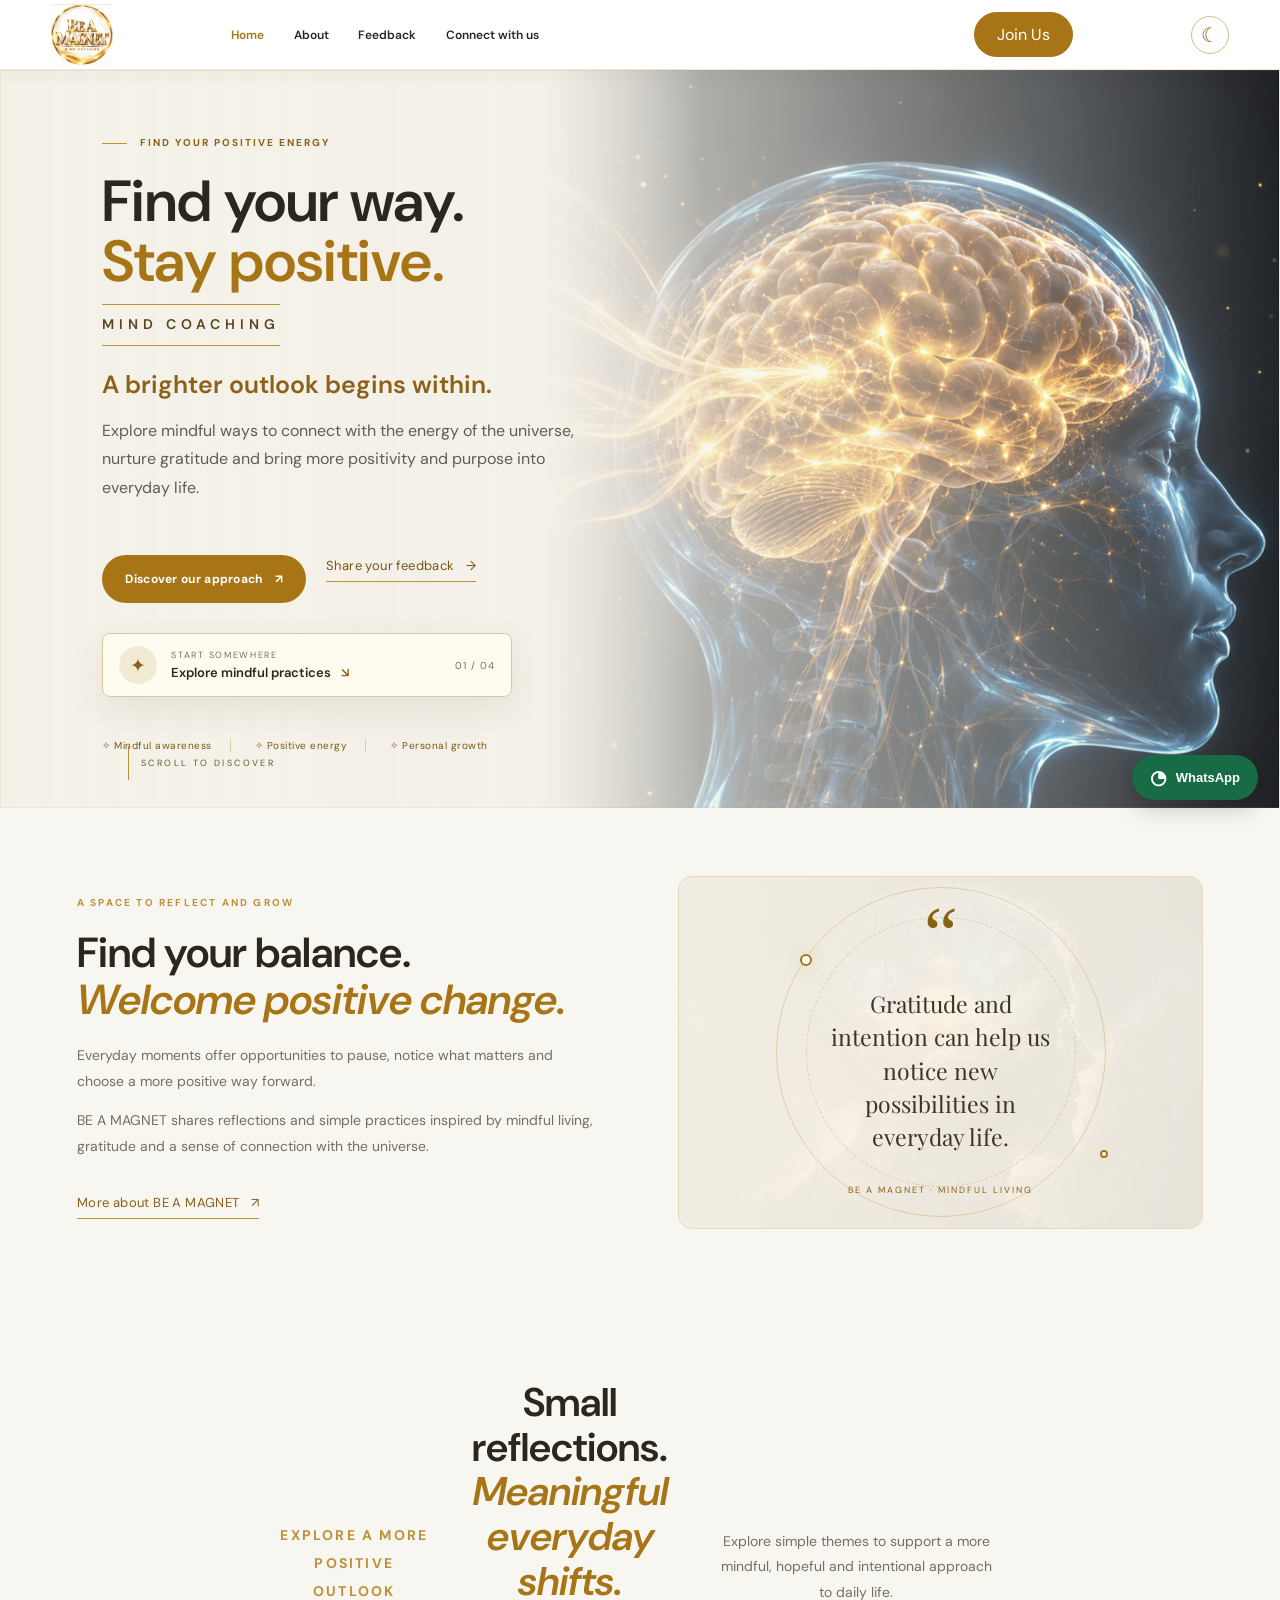
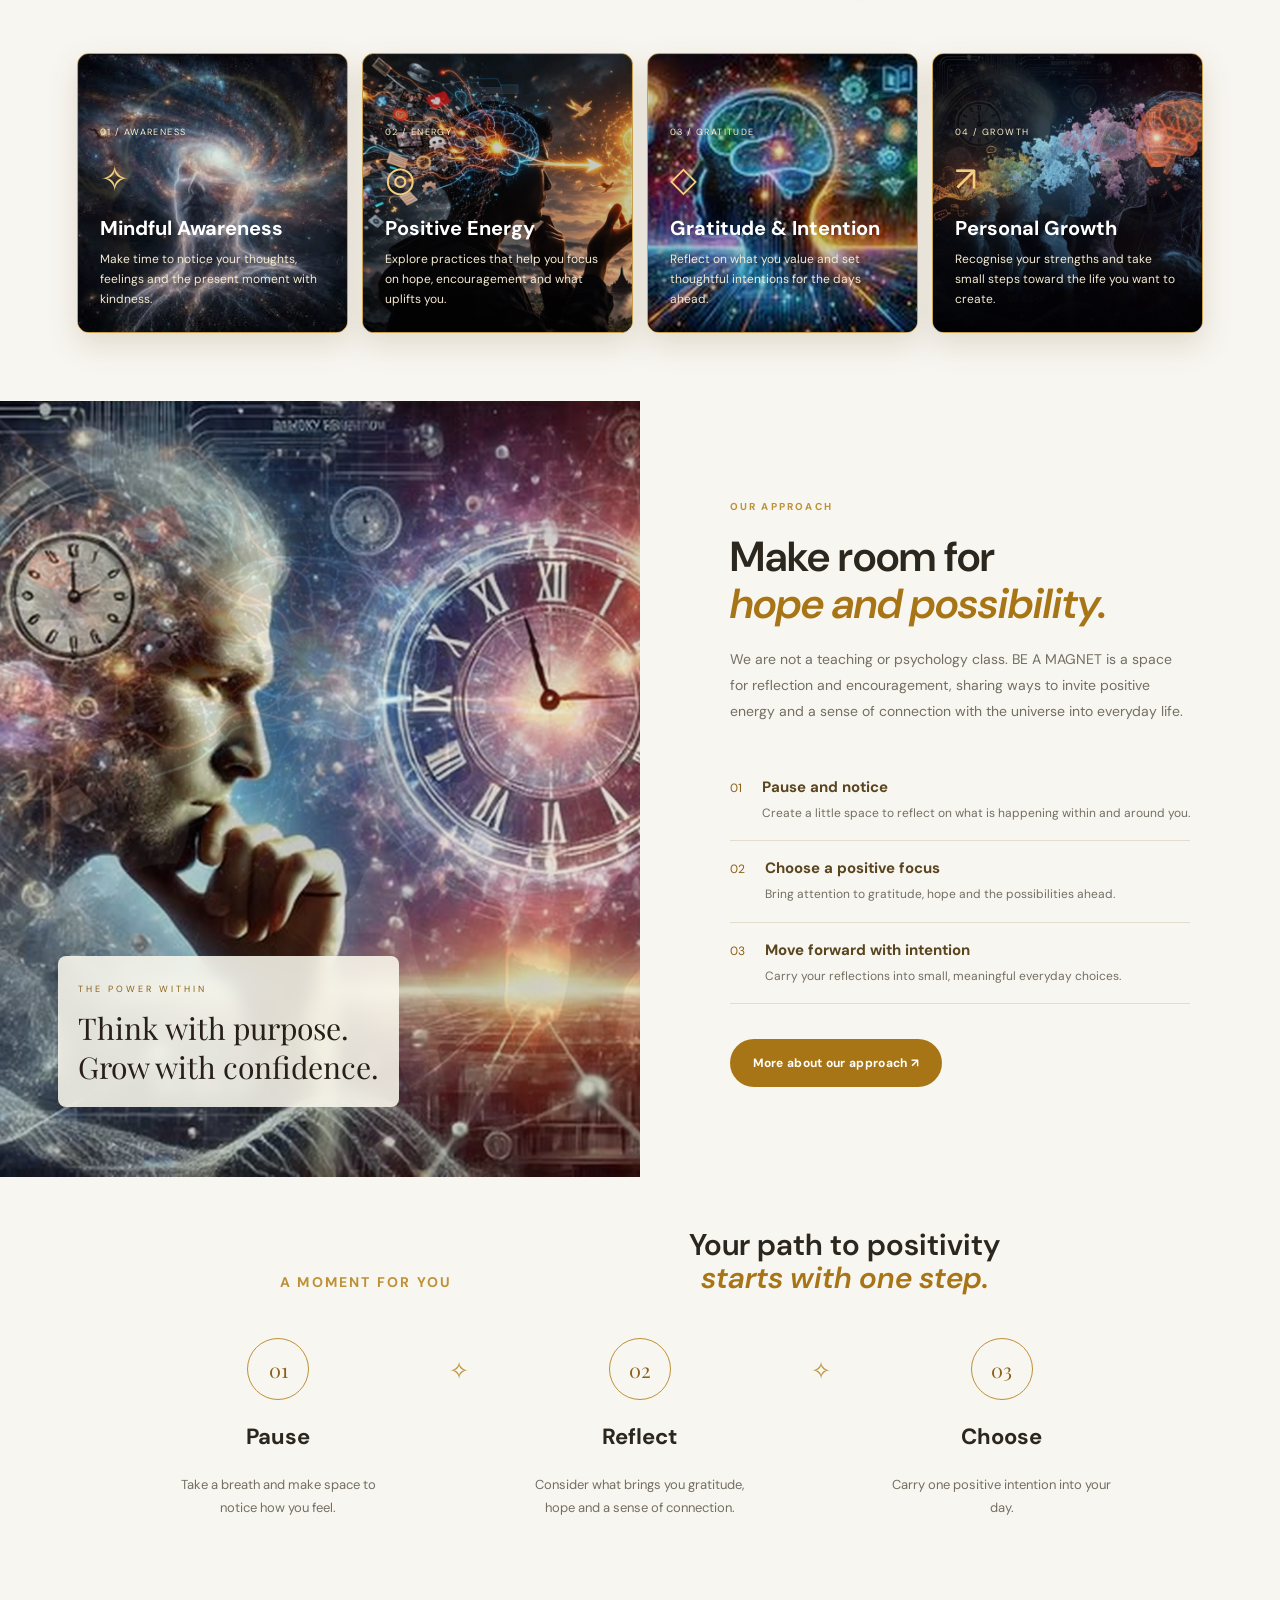
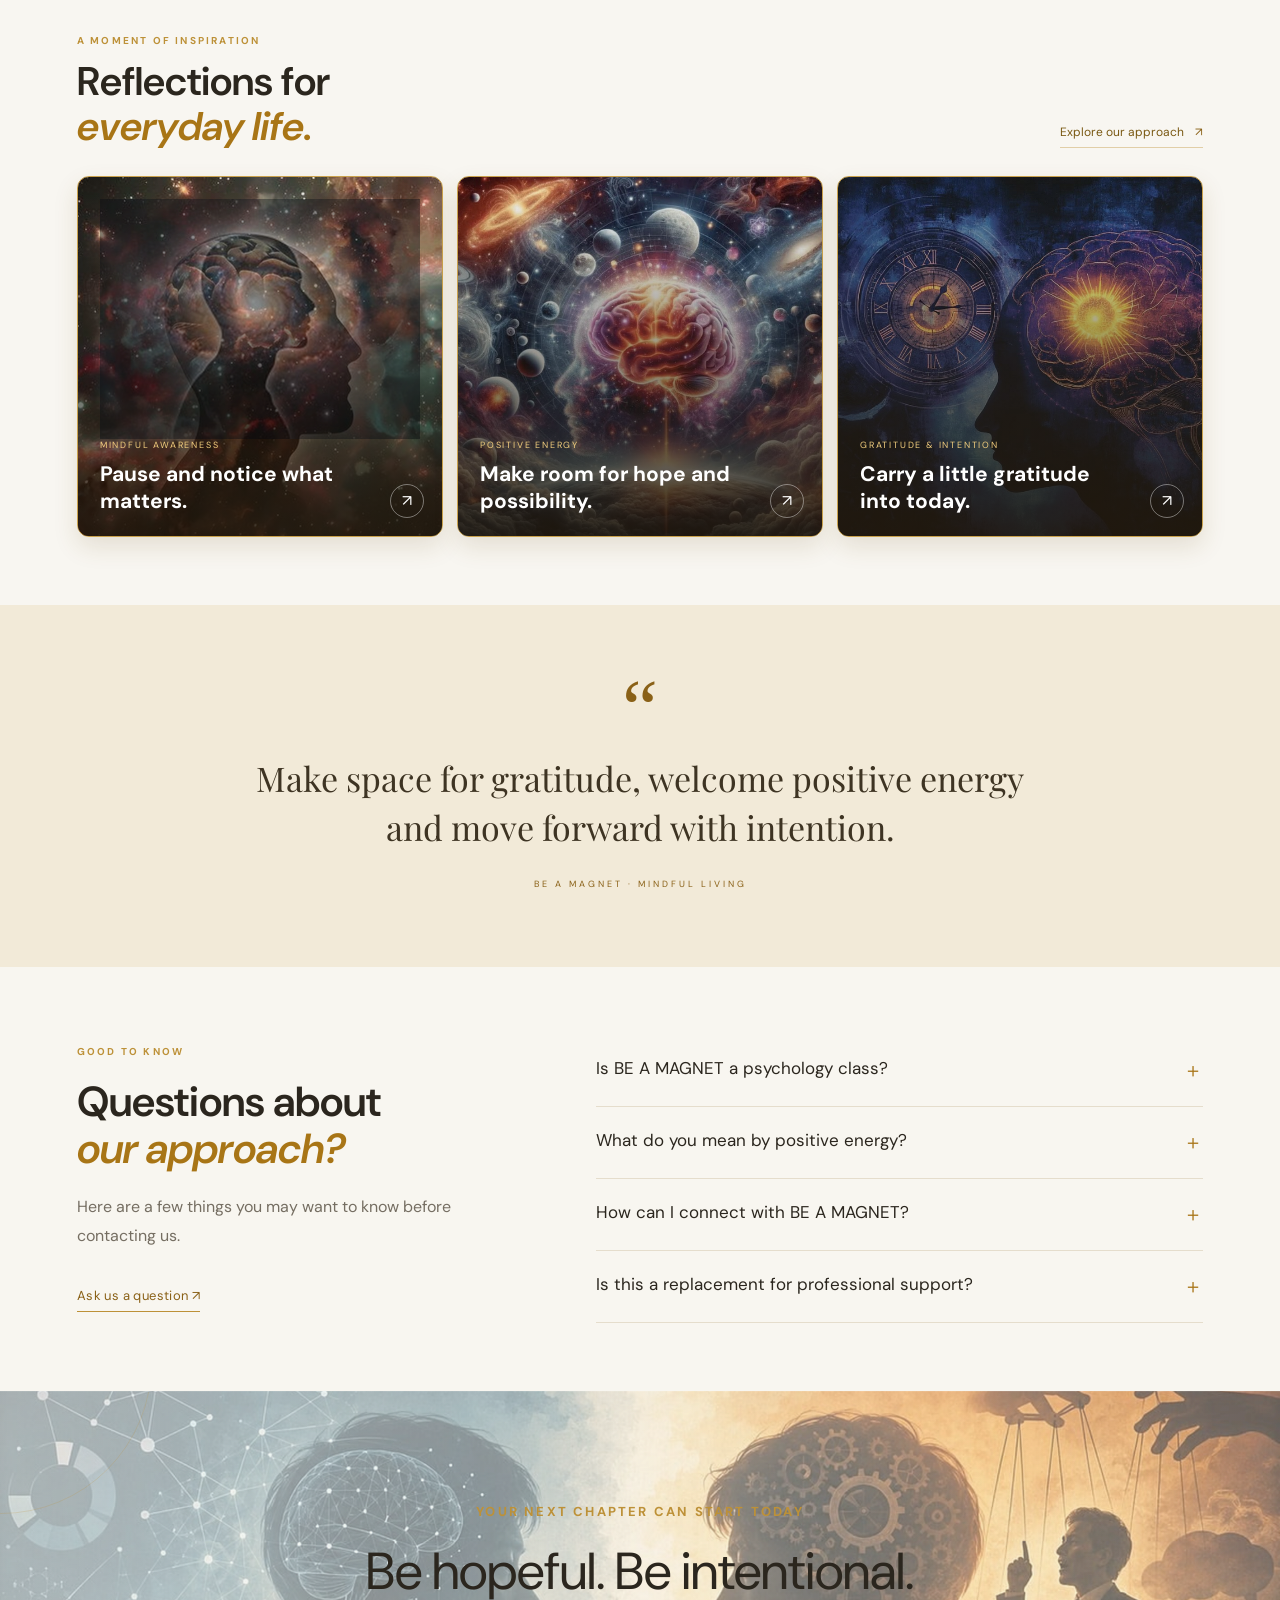
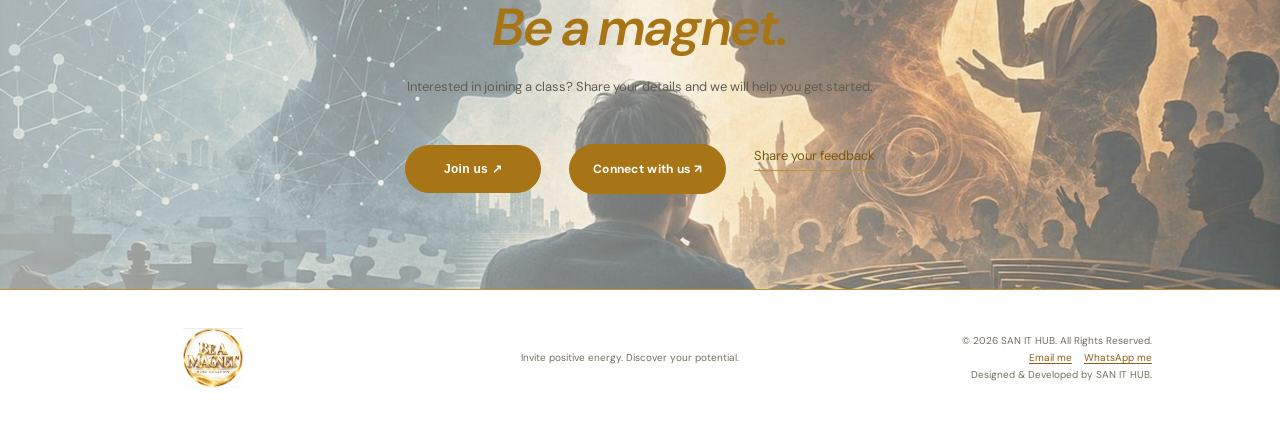
<file: index.html>
<!DOCTYPE html>
<html lang="en">

<head>
  <meta charset="UTF-8">
  <meta name="viewport" content="width=device-width, initial-scale=1.0">
  <meta name="description"
    content="BE A MAGNET offers guidance for positive energy, mindful living and personal growth.">
  <title>Home | BE A MAGNET</title>
  <link rel="preconnect" href="https://fonts.googleapis.com">
  <link rel="preconnect" href="https://fonts.gstatic.com" crossorigin>
  <link
    href="https://fonts.googleapis.com/css2?family=DM+Sans:wght@400;500;600;700&family=Playfair+Display:wght@600;700&display=swap"
    rel="stylesheet">
  <link rel="stylesheet" href="style.css">
</head>

<body class="home-redesign">
  <header class="site-header">
    <a class="brand" href="index.html"><img class="brand-logo theme-aware-logo" src="assets/be-a-magnet-logo.jpg"
      data-light-src="assets/be-a-magnet-logo.jpg" data-dark-src="assets/be-a-magnet-header-logo.png"
      alt="BE A MAGNET Mind Coaching logo"></a>
    <button class="menu-toggle" aria-label="Open navigation" aria-expanded="false">☰</button>
    <nav class="nav">
      <a href="index.html">Home</a><a href="about.html">About</a><a href="feedback.html">Feedback</a><a
        href="index.html#join-class-form" class="nav-cta nav-join-mobile">Join Us</a><a href="contact.html">Connect with us</a>
    </nav>
    <div id="google_translate_element" class="language-picker" aria-label="Choose website language"></div>
    <button class="theme-toggle" type="button" aria-label="Switch to dark mode" title="Switch to dark mode"><span aria-hidden="true">☾</span></button>
    <a class="header-join nav-cta" href="index.html#join-class-form">Join Us</a>
  </header>
  <main>


    <section class="hero hero-background" id="home">
      <div class="energy-sweep" aria-hidden="true"></div>
      <div class="hero-artwork" aria-hidden="true"><img src="assets/8k/15_glowing_brain_portrait.webp" alt=""></div>
      <div class="hero-content">
        <p class="eyebrow"><span></span> FIND YOUR POSITIVE ENERGY</p>
        <h1>Find your way.<br><em>Stay positive.</em></h1>
        <div class="hero-brand-line">MIND COACHING</div>
        <p class="hero-tagline">A brighter outlook begins within.</p>
        <p class="hero-text">Explore mindful ways to connect with the energy of the universe, nurture gratitude and
          bring more positivity and purpose into everyday life.</p>
        <div class="hero-actions">
          <a class="button button-primary" href="about.html">Discover our approach <span aria-hidden="true">↗</span></a>
          <a class="hero-secondary-link" href="feedback.html">Share your feedback <span aria-hidden="true">→</span></a>
        </div>
        <a class="hero-explore" href="#journey">
          <span class="hero-explore-icon" aria-hidden="true">✦</span>
          <span><small>START SOMEWHERE</small><strong>Explore mindful practices <span aria-hidden="true">↘</span></strong></span>
          <span class="hero-explore-index">01 / 04</span>
        </a>
        <div class="hero-features">
          <span>✧ Mindful awareness</span><span>✧ Positive energy</span><span>✧ Personal growth</span>
        </div>
      </div>
      <a class="scroll-cue" href="#welcome" aria-label="Scroll to discover"><span></span> SCROLL TO DISCOVER</a>
    </section>

    <section class="welcome-section section" id="welcome">
      <div class="welcome-copy">
        <p class="section-label">A SPACE TO REFLECT AND GROW</p>
        <h2>Find your balance.<br><em>Welcome positive change.</em></h2>
        <p>Everyday moments offer opportunities to pause, notice what matters and choose a more positive way forward.
        </p>
        <p>BE A MAGNET shares reflections and simple practices inspired by mindful living, gratitude and a sense of
          connection with the universe.</p>
        <a class="underlined-link" href="about.html">More about BE A MAGNET <span>↗</span></a>
      </div>
      <div class="welcome-visual">
        
        <div class="gold-ring ring-a"></div>
        <div class="gold-ring ring-b"></div>
        <div class="welcome-quote"><span>“</span>
          <p>Gratitude and intention can help us notice new possibilities in everyday life.</p><small>BE A MAGNET ·
            MINDFUL LIVING</small>
        </div>
        <div class="welcome-orbit orbit-one"></div>
        <div class="welcome-orbit orbit-two"></div>
      </div>
    </section>

    <section class="section journey-section" id="journey">
      <div class="section-heading centered-heading">
        <p class="section-label">EXPLORE A MORE POSITIVE OUTLOOK</p>
        <h2>Small reflections.<br><em>Meaningful everyday shifts.</em></h2>
        <p>Explore simple themes to support a more mindful, hopeful and intentional approach to daily life.</p>
      </div>
      <div class="journey-grid">
        <a class="journey-card" href="awareness.html"><span class="journey-index">01 / AWARENESS</span>
          <img class="journey-card-image" src="assets/8k/13_galactic_consciousness.webp" alt="" aria-hidden="true">
          <div class="journey-symbol">✧</div>
          <h3>Mindful Awareness</h3>
          <p>Make time to notice your thoughts, feelings and the present moment with kindness.</p>
        </a>
        <a class="journey-card" href="positive-energy.html"><span class="journey-index">02 / ENERGY</span>
          <img class="journey-card-image" src="assets/8k/02_ideas_and_inspiration.webp" alt="" aria-hidden="true">
          <div class="journey-symbol">◎</div>
          <h3>Positive Energy</h3>
          <p>Explore practices that help you focus on hope, encouragement and what uplifts you.</p>
        </a>
        <a class="journey-card" href="gratitude-intention.html"><span class="journey-index">03 / GRATITUDE</span>
          <img class="journey-card-image" src="assets/8k/06_digital_learning.webp" alt="" aria-hidden="true">
          <div class="journey-symbol">◇</div>
          <h3>Gratitude & Intention</h3>
          <p>Reflect on what you value and set thoughtful intentions for the days ahead.</p>
        </a>
        <a class="journey-card" href="personal-growth.html"><span class="journey-index">04 / GROWTH</span>
          <img class="journey-card-image" src="assets/8k/05_evolution_of_mind.webp" alt="" aria-hidden="true">
          <div class="journey-symbol">↗</div>
          <h3>Personal Growth</h3>
          <p>Recognise your strengths and take small steps toward the life you want to create.</p>
        </a>
      </div>
    </section>

    <section class="feature-section">
      <div class="feature-image-panel">
        <img class="section-photo feature-photo" src="assets/8k/01_time_and_thought.webp" alt="A glowing visual of time, thought and imagination">
        <div class="feature-image-glow"></div>
        <div class="feature-image-caption"><span>THE POWER WITHIN</span><strong>Think with purpose.<br>Grow with
            confidence.</strong></div>
      </div>
      <div class="feature-copy">
        <p class="section-label">OUR APPROACH</p>
        <h2>Make room for<br><em>hope and possibility.</em></h2>
        <p>We are not a teaching or psychology class. BE A MAGNET is a space for reflection and encouragement, sharing
          ways to invite positive energy and a sense of connection with the universe into everyday life.</p>
        <div class="feature-points">
          <div><span>01</span>
            <section>
              <h3>Pause and notice</h3>
              <p>Create a little space to reflect on what is happening within and around you.</p>
            </section>
          </div>
          <div><span>02</span>
            <section>
              <h3>Choose a positive focus</h3>
              <p>Bring attention to gratitude, hope and the possibilities ahead.</p>
            </section>
          </div>
          <div><span>03</span>
            <section>
              <h3>Move forward with intention</h3>
              <p>Carry your reflections into small, meaningful everyday choices.</p>
            </section>
          </div>
        </div>
        <a class="button button-primary" href="about.html">More about our approach ↗</a>
      </div>
    </section>

    <section class="section steps-section">
      <div class="section-heading centered-heading">
        <p class="section-label">A MOMENT FOR YOU</p>
        <h2>Your path to positivity<br><em>starts with one step.</em></h2>
      </div>
      <div class="steps-grid">
        <div class="step-item"><span>01</span>
          <h3>Pause</h3>
          <p>Take a breath and make space to notice how you feel.</p>
        </div>
        <div class="step-connector">✧</div>
        <div class="step-item"><span>02</span>
          <h3>Reflect</h3>
          <p>Consider what brings you gratitude, hope and a sense of connection.</p>
        </div>
        <div class="step-connector">✧</div>
        <div class="step-item"><span>03</span>
          <h3>Choose</h3>
          <p>Carry one positive intention into your day.</p>
        </div>
      </div>
    </section>

    <section class="section reflections-section">
      <div class="reflections-heading">
        <div>
          <p class="section-label">A MOMENT OF INSPIRATION</p>
          <h2>Reflections for<br><em>everyday life.</em></h2>
        </div>
        <a class="reflection-view-link" href="about.html">Explore our approach <span aria-hidden="true">↗</span></a>
      </div>
      <div class="reflection-grid">
        <a class="reflection-card reflection-awareness" href="about.html">
          <img class="reflection-photo" src="assets/8k/03_galaxy_mind.webp" alt="" aria-hidden="true">
          <span class="reflection-category">MINDFUL AWARENESS</span>
          <strong>Pause and notice what matters.</strong>
          <span class="reflection-arrow" aria-hidden="true">↗</span>
        </a>
        <a class="reflection-card reflection-energy" href="about.html">
          <span class="reflection-category">POSITIVE ENERGY</span>
          <strong>Make room for hope and possibility.</strong>
          <span class="reflection-arrow" aria-hidden="true">↗</span>
        </a>
        <a class="reflection-card reflection-gratitude" href="feedback.html">
          <span class="reflection-category">GRATITUDE & INTENTION</span>
          <strong>Carry a little gratitude into today.</strong>
          <span class="reflection-arrow" aria-hidden="true">↗</span>
        </a>
      </div>
    </section>

    <section class="quote-band">
      <div class="quote-mark">“</div>
      <p>Make space for gratitude, welcome positive energy and move forward with intention.</p>
      <span>BE A MAGNET · MINDFUL LIVING</span>
    </section>

    <section class="section faq-section">
      <div class="faq-intro">
        <p class="section-label">GOOD TO KNOW</p>
        <h2>Questions about<br><em>our approach?</em></h2>
        <p>Here are a few things you may want to know before contacting us.</p><a class="underlined-link"
          href="contact.html">Ask us a question ↗</a>
      </div>
      <div class="faq-list">
        <details>
          <summary>Is BE A MAGNET a psychology class?<span>＋</span></summary>
          <p>No. We do not teach psychology classes. We share reflections and positive-mindset practices inspired by
            gratitude, mindful living and connection with the universe.</p>
        </details>
        <details>
          <summary>What do you mean by positive energy?<span>＋</span></summary>
          <p>We mean a hopeful, encouraging outlook and everyday practices that help you focus on gratitude, intention
            and possibility.</p>
        </details>
        <details>
          <summary>How can I connect with BE A MAGNET?<span>＋</span></summary>
          <p>Use the Connect with Us page to send a message or ask a question about our approach.</p>
        </details>
        <details>
          <summary>Is this a replacement for professional support?<span>＋</span></summary>
          <p>No. Our reflections are for general wellbeing and are not a substitute for qualified mental-health care or
            professional advice.</p>
        </details>
      </div>
    </section>

    <section class="cta-section home-cta">
      <p class="section-label">YOUR NEXT CHAPTER CAN START TODAY</p>
      <h2>Be hopeful. Be intentional.<br><em>Be a magnet.</em></h2>
      <p>Interested in joining a class? Share your details and we will help you get started.</p>
      <div class="cta-actions"><button class="button button-light" id="join-class-toggle" type="button"
          aria-expanded="false" aria-controls="join-class-form">Join us ↗</button><a class="button button-light"
          href="contact.html">Connect with us ↗</a><a
          class="cta-text-link" href="feedback.html">Share your feedback</a></div>
      <form class="site-form" id="join-class-form" hidden>
        <h3>Join our class</h3>
        <label for="join-first-name">First name</label>
        <input id="join-first-name" name="firstName" type="text" autocomplete="given-name"
          placeholder="Enter your first name" required>
        <label for="join-second-name">Second name</label>
        <input id="join-second-name" name="secondName" type="text" autocomplete="family-name"
          placeholder="Enter your second name" required>
        <label for="join-email">Email address</label>
        <input id="join-email" name="email" type="email" autocomplete="email"
          placeholder="Enter your email address" required>
        <label for="join-country">Country / calling code</label>
        <select id="join-country" name="country" required>
          <option value="" selected disabled>Select your country</option>
          <option value="94">Sri Lanka (+94)</option>
          <option value="91">India (+91)</option>
          <option value="880">Bangladesh (+880)</option>
          <option value="977">Nepal (+977)</option>
          <option value="92">Pakistan (+92)</option>
          <option value="960">Maldives (+960)</option>
          <option value="1">United States (+1)</option>
          <option value="1">Canada (+1)</option>
          <option value="44">United Kingdom (+44)</option>
          <option value="61">Australia (+61)</option>
          <option value="64">New Zealand (+64)</option>
          <option value="971">United Arab Emirates (+971)</option>
          <option value="966">Saudi Arabia (+966)</option>
          <option value="974">Qatar (+974)</option>
          <option value="60">Malaysia (+60)</option>
          <option value="65">Singapore (+65)</option>
          <option value="33">France (+33)</option>
          <option value="49">Germany (+49)</option>
          <option value="39">Italy (+39)</option>
          <option value="34">Spain (+34)</option>
          <option value="81">Japan (+81)</option>
          <option value="82">South Korea (+82)</option>
          <option value="86">China (+86)</option>
          <option value="27">South Africa (+27)</option>
          <option value="other">Other</option>
        </select>
        <div class="other-country-fields" id="join-other-country-fields" hidden>
          <div>
            <label for="join-other-country">Country name</label>
            <input id="join-other-country" name="otherCountry" type="text" autocomplete="country-name"
              placeholder="Enter your country">
          </div>
          <div>
            <label for="join-other-country-code">Country calling code (without +)</label>
            <input id="join-other-country-code" name="otherCountryCode" type="text" inputmode="numeric"
              pattern="[0-9]{1,3}" maxlength="3" placeholder="For example, 55" title="Enter 1 to 3 digits">
          </div>
        </div>
        <label for="join-phone">Phone number</label>
        <input id="join-phone" name="phone" type="tel" inputmode="numeric" autocomplete="tel-national"
          pattern="[0-9]{6,15}" maxlength="15" placeholder="Enter digits only"
          title="Enter 6 to 15 digits, without the country code" required>
        <label for="join-message">Message</label>
        <textarea id="join-message" name="message" rows="4"
          placeholder="Tell us what you would like to learn..." required></textarea>
        <button class="button button-primary" type="submit">Send class request ↗</button>
        <p class="form-note" id="join-class-status" aria-live="polite">Your request will be prepared in WhatsApp so you
          can send it to us.</p>
      </form>
    </section>
  </main>
  <footer>
    <a class="brand footer-brand" href="index.html"><img class="footer-logo footer-logo-artwork theme-aware-logo" src="assets/be-a-magnet-logo.jpg"
      data-light-src="assets/be-a-magnet-logo.jpg" data-dark-src="assets/be-a-magnet-header-logo.png"
      alt="BE A MAGNET Mind Set Success logo"></a>
    <p>Invite positive energy. Discover your potential.</p>
    <div class="footer-credits">
      <span class="copyright">© <span class="year"></span> SAN IT HUB. All Rights Reserved.</span>
      <div class="footer-contact-links">
        <a class="footer-email-link" href="https://mail.google.com/mail/?view=cm&amp;fs=1&amp;to=SANTHOSHNAGARATNAM@GMAIL.COM"
          target="_blank" rel="noopener noreferrer">Email me</a>
        <a class="footer-whatsapp-link" href="https://wa.me/94722026727" target="_blank"
          rel="noopener noreferrer">WhatsApp me</a>
      </div>
      <span class="copyright">Designed &amp; Developed by SAN IT HUB.</span>
    </div>
  </footer>
  <!-- Floating WhatsApp contact: use the international number without + or spaces. -->
  <a class="wa-float" href="https://wa.me/94722026727" target="_blank" rel="noopener"
    aria-label="Chat with BE A MAGNET on WhatsApp" title="WhatsApp us">
    <span class="wa-icon">◔</span><span>WhatsApp</span>
  </a>

  <script src="script.js"></script>
  <script src="botpress-chat.js" defer></script>
  <script src="https://translate.google.com/translate_a/element.js?cb=googleTranslateElementInit" async></script>
</body>

</html>
</file>
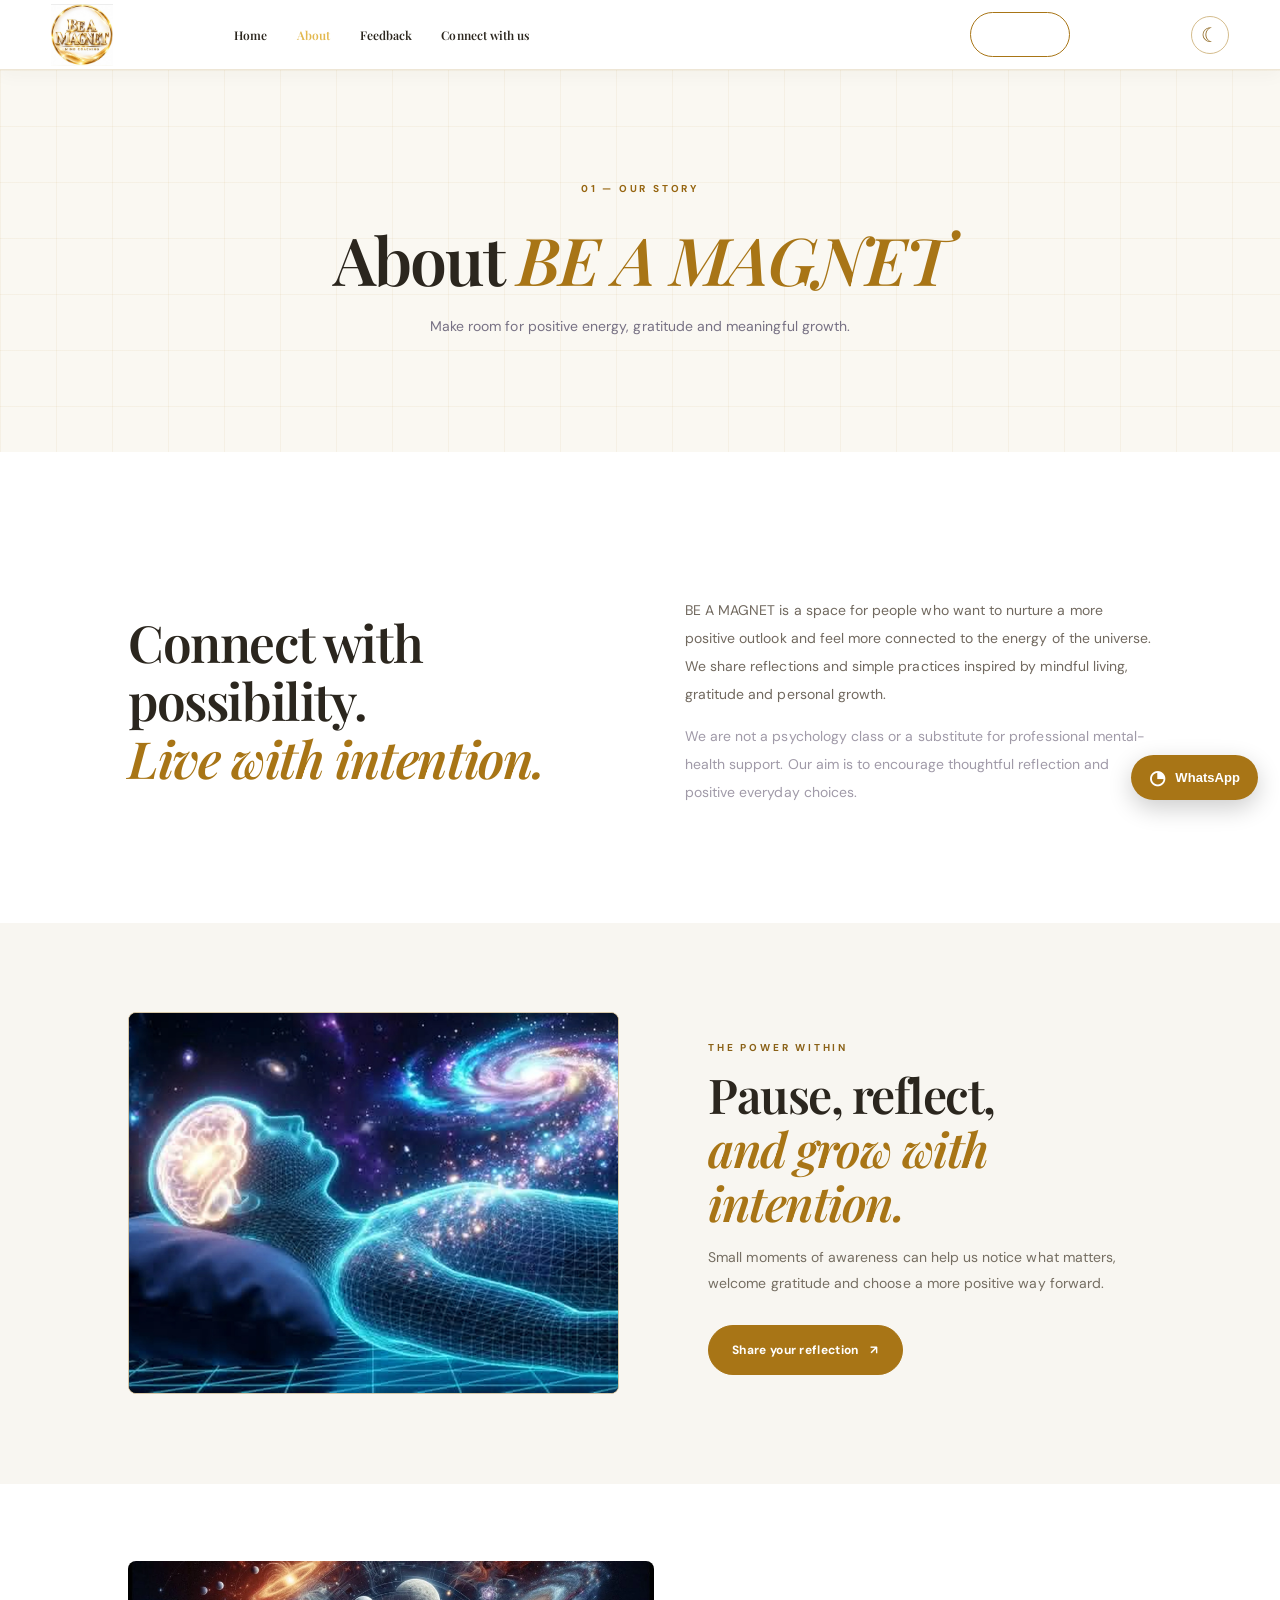
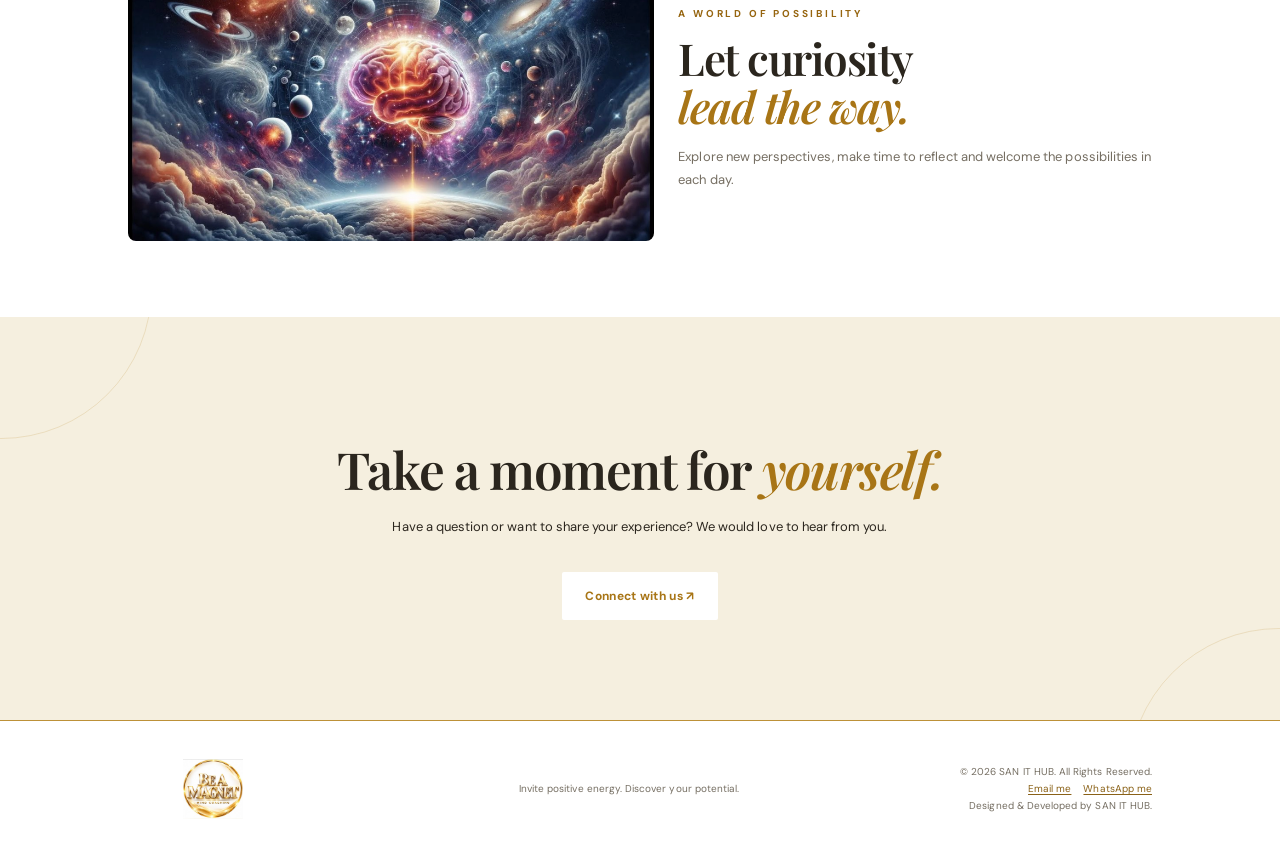
<file: about.html>
<!DOCTYPE html>
<html lang="en"><head>
<meta charset="UTF-8"><meta name="viewport" content="width=device-width, initial-scale=1.0">
<meta name="description" content="Learn about BE A MAGNET's approach to positive energy, mindful living and personal growth."><title>About | BE A MAGNET</title>
<link rel="preconnect" href="https://fonts.googleapis.com"><link rel="preconnect" href="https://fonts.gstatic.com" crossorigin>
<link href="https://fonts.googleapis.com/css2?family=DM+Sans:wght@400;500;600;700&family=Playfair+Display:wght@600;700&display=swap" rel="stylesheet">
<link rel="stylesheet" href="style.css"></head><body class="about-page">
<header class="site-header">
  <a class="brand" href="index.html"><img class="brand-logo theme-aware-logo" src="assets/be-a-magnet-logo.jpg" data-light-src="assets/be-a-magnet-logo.jpg" data-dark-src="assets/be-a-magnet-header-logo.png" alt="BE A MAGNET Mind Coaching logo"></a>
  <button class="menu-toggle" aria-label="Open navigation" aria-expanded="false">☰</button>
  <nav class="nav">
    <a href="index.html">Home</a><a href="about.html">About</a><a href="feedback.html">Feedback</a><a href="index.html#join-class-form" class="nav-cta nav-join-mobile">Join Us</a><a href="contact.html">Connect with us</a>
  </nav>
  <div id="google_translate_element" class="language-picker" aria-label="Choose website language"></div>
  <button class="theme-toggle" type="button" aria-label="Switch to dark mode" title="Switch to dark mode"><span aria-hidden="true">☾</span></button>
  <a class="header-join nav-cta" href="index.html#join-class-form">Join Us</a>
</header><main>
<section class="page-hero"><p class="eyebrow">01 — OUR STORY</p><h1>About <em>BE A MAGNET</em></h1><p>Make room for positive energy, gratitude and meaningful growth.</p></section>
<section class="section intro"><div class="intro-grid"><h2>Connect with possibility.<br><em>Live with intention.</em></h2><div><p>BE A MAGNET is a space for people who want to nurture a more positive outlook and feel more connected to the energy of the universe. We share reflections and simple practices inspired by mindful living, gratitude and personal growth.</p><p class="muted">We are not a psychology class or a substitute for professional mental-health support. Our aim is to encourage thoughtful reflection and positive everyday choices.</p></div></div></section>
<section class="about-image-section">
  <div class="about-image-frame"><img src="assets/8k/14_sleep_and_cosmos.webp" alt="A person resting beneath a galaxy, reflecting on the connection between mind and universe"></div>
  <div class="about-image-copy">
    <p class="section-label">THE POWER WITHIN</p>
    <h2>Pause, reflect,<br><em>and grow with intention.</em></h2>
    <p>Small moments of awareness can help us notice what matters, welcome gratitude and choose a more positive way forward.</p>
    <a class="button button-primary" href="feedback.html">Share your reflection <span aria-hidden="true">↗</span></a>
  </div>
</section>
<section class="about-gallery" aria-label="More inspiration">
  <img src="assets/8k/07_brain_universe.webp" alt="A luminous brain surrounded by the universe">
  <div><p class="section-label">A WORLD OF POSSIBILITY</p><h2>Let curiosity<br><em>lead the way.</em></h2><p>Explore new perspectives, make time to reflect and welcome the possibilities in each day.</p></div>
  
</section>
<section class="cta-section"><h2>Take a moment for <em>yourself.</em></h2><p>Have a question or want to share your experience? We would love to hear from you.</p><a class="button button-light" href="contact.html">Connect with us ↗</a></section>
</main><footer>
  <a class="brand footer-brand" href="index.html"><img class="footer-logo footer-logo-artwork theme-aware-logo" src="assets/be-a-magnet-logo.jpg" data-light-src="assets/be-a-magnet-logo.jpg" data-dark-src="assets/be-a-magnet-header-logo.png" alt="BE A MAGNET Mind Set Success logo"></a>
  <p>Invite positive energy. Discover your potential.</p>
  <div class="footer-credits">
    <span class="copyright">© <span class="year"></span> SAN IT HUB. All Rights Reserved.</span>
    <div class="footer-contact-links">
      <a class="footer-email-link" href="https://mail.google.com/mail/?view=cm&amp;fs=1&amp;to=SANTHOSHNAGARATNAM@GMAIL.COM"
      target="_blank" rel="noopener noreferrer">Email me</a>
      <a class="footer-whatsapp-link" href="https://wa.me/94722026727" target="_blank"
        rel="noopener noreferrer">WhatsApp me</a>
    </div>
    <span class="copyright">Designed &amp; Developed by SAN IT HUB.</span>
  </div>
</footer>
<!-- Floating WhatsApp contact: replace 94XXXXXXXXX with your WhatsApp number (country code, no + or spaces). -->
<a class="wa-float" href="https://wa.me/94XXXXXXXXX" target="_blank" rel="noopener"
   aria-label="Chat with BE A MAGNET on WhatsApp" title="WhatsApp us">
  <span class="wa-icon">◔</span><span>WhatsApp</span>
</a>

<script src="script.js"></script>
<script src="botpress-chat.js" defer></script>
<script src="https://translate.google.com/translate_a/element.js?cb=googleTranslateElementInit" async></script></body></html>
</file>
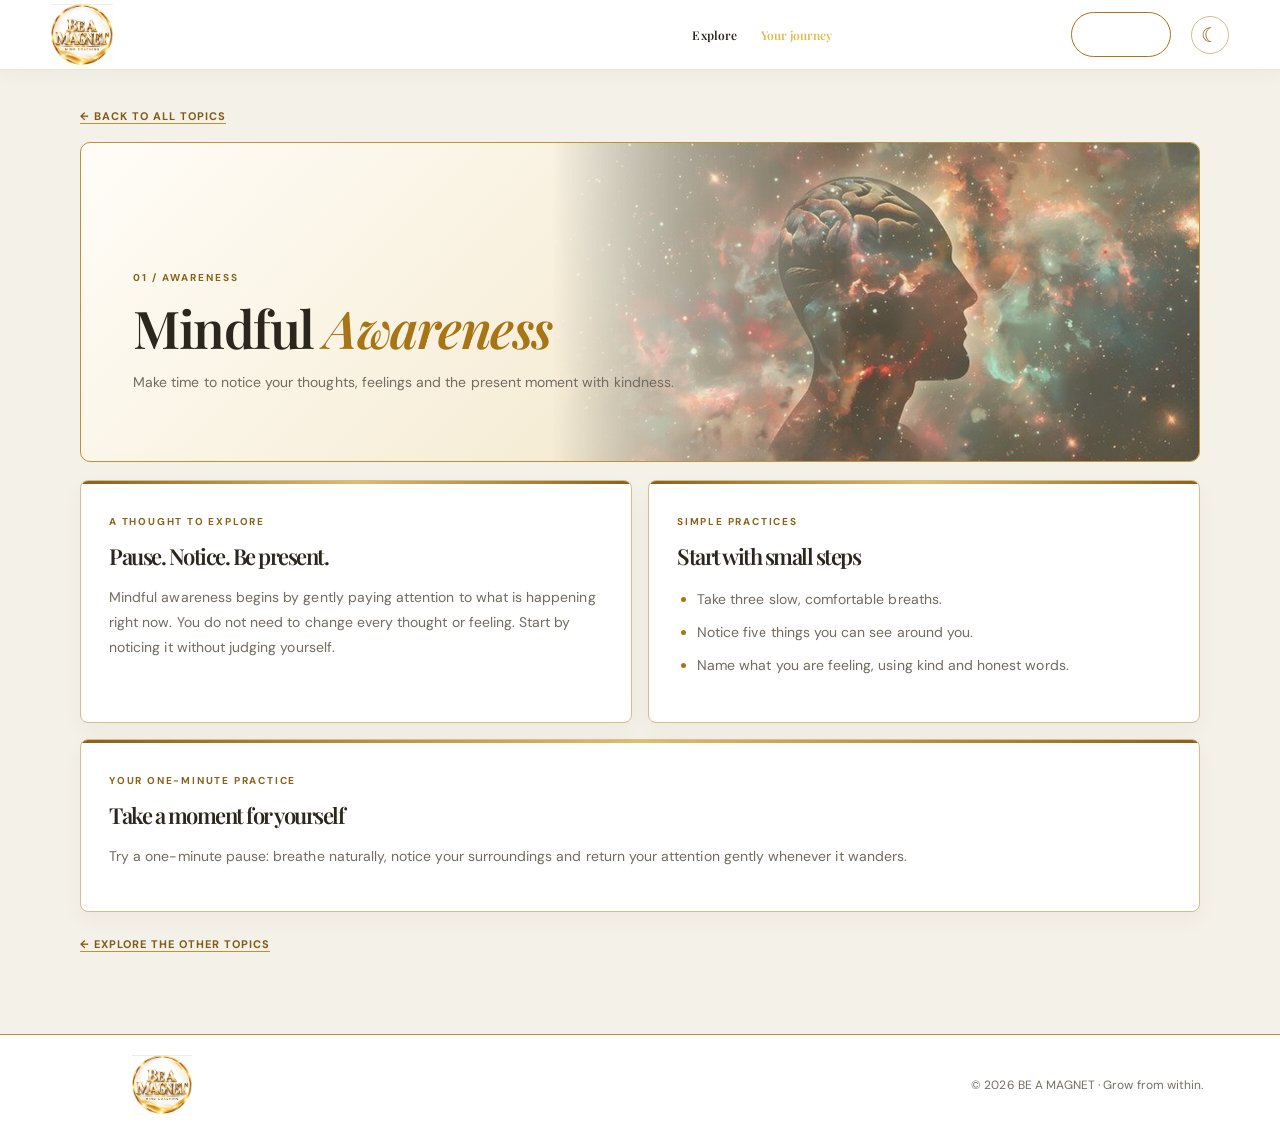
<file: awareness.html>
<!DOCTYPE html>
<html lang="en">
<head>
  <meta charset="UTF-8"><meta name="viewport" content="width=device-width, initial-scale=1.0">
  <title>Mindful Awareness | BE A MAGNET</title>
  <link rel="preconnect" href="https://fonts.googleapis.com"><link rel="preconnect" href="https://fonts.gstatic.com" crossorigin>
  <link href="https://fonts.googleapis.com/css2?family=DM+Sans:wght@400;500;600;700&family=Playfair+Display:wght@600;700&display=swap" rel="stylesheet">
  <link rel="stylesheet" href="style.css">
</head>
<body class="topic-page">
  <header class="site-header">
    <a class="brand" href="index.html"><img class="brand-logo theme-aware-logo" src="assets/be-a-magnet-logo.jpg" data-light-src="assets/be-a-magnet-logo.jpg" data-dark-src="assets/be-a-magnet-header-logo.png" alt="BE A MAGNET logo"></a>
    <button class="menu-toggle" aria-label="Open navigation" aria-expanded="false">☰</button>
    <nav class="nav"><a href="index.html">Explore</a><a href="#" aria-current="page">Your journey</a></nav>
    <div id="google_translate_element" class="language-picker" aria-label="Choose website language"></div>
    <button class="theme-toggle" type="button" aria-label="Switch to dark mode" title="Switch to dark mode"><span aria-hidden="true">☾</span></button>
    <a class="header-join nav-cta" href="index.html#join-class-form">Join Us</a>
  </header>
  <main class="detail-main">
    <a class="back-link" href="index.html">← BACK TO ALL TOPICS</a>
    <section class="detail-hero detail-awareness">
      <img class="detail-hero-photo" src="assets/8k/04_cosmic_brain.webp" alt="A glowing cosmic brain representing mindful awareness">
      <div class="detail-copy"><span class="eyebrow">01 / AWARENESS</span><h1>Mindful <em>Awareness</em></h1><p>Make time to notice your thoughts, feelings and the present moment with kindness.</p></div>
    </section>
    <section class="content-grid">
      <article class="content-panel"><span class="eyebrow">A THOUGHT TO EXPLORE</span><h2>Pause. Notice. Be present.</h2><p>Mindful awareness begins by gently paying attention to what is happening right now. You do not need to change every thought or feeling. Start by noticing it without judging yourself.</p></article>
      <article class="content-panel"><span class="eyebrow">SIMPLE PRACTICES</span><h2>Start with small steps</h2><ul><li>Take three slow, comfortable breaths.</li><li>Notice five things you can see around you.</li><li>Name what you are feeling, using kind and honest words.</li></ul></article>
    </section>
    <section class="content-panel"><span class="eyebrow">YOUR ONE-MINUTE PRACTICE</span><h2>Take a moment for yourself</h2><p class="practice">Try a one-minute pause: breathe naturally, notice your surroundings and return your attention gently whenever it wanders.</p></section>
    <a class="back-link" href="index.html">← EXPLORE THE OTHER TOPICS</a>
  </main>
  <footer class="detail-footer"><a class="brand footer-brand" href="index.html"><img class="footer-logo theme-aware-logo" src="assets/be-a-magnet-logo.jpg" data-light-src="assets/be-a-magnet-logo.jpg" data-dark-src="assets/be-a-magnet-header-logo.png" alt="BE A MAGNET logo"></a><span>© <span class="year"></span> BE A MAGNET · Grow from within.</span></footer>
  <script src="script.js"></script>
  <script src="botpress-chat.js" defer></script>
  <script src="https://translate.google.com/translate_a/element.js?cb=googleTranslateElementInit" async></script>
</body></html>
</file>
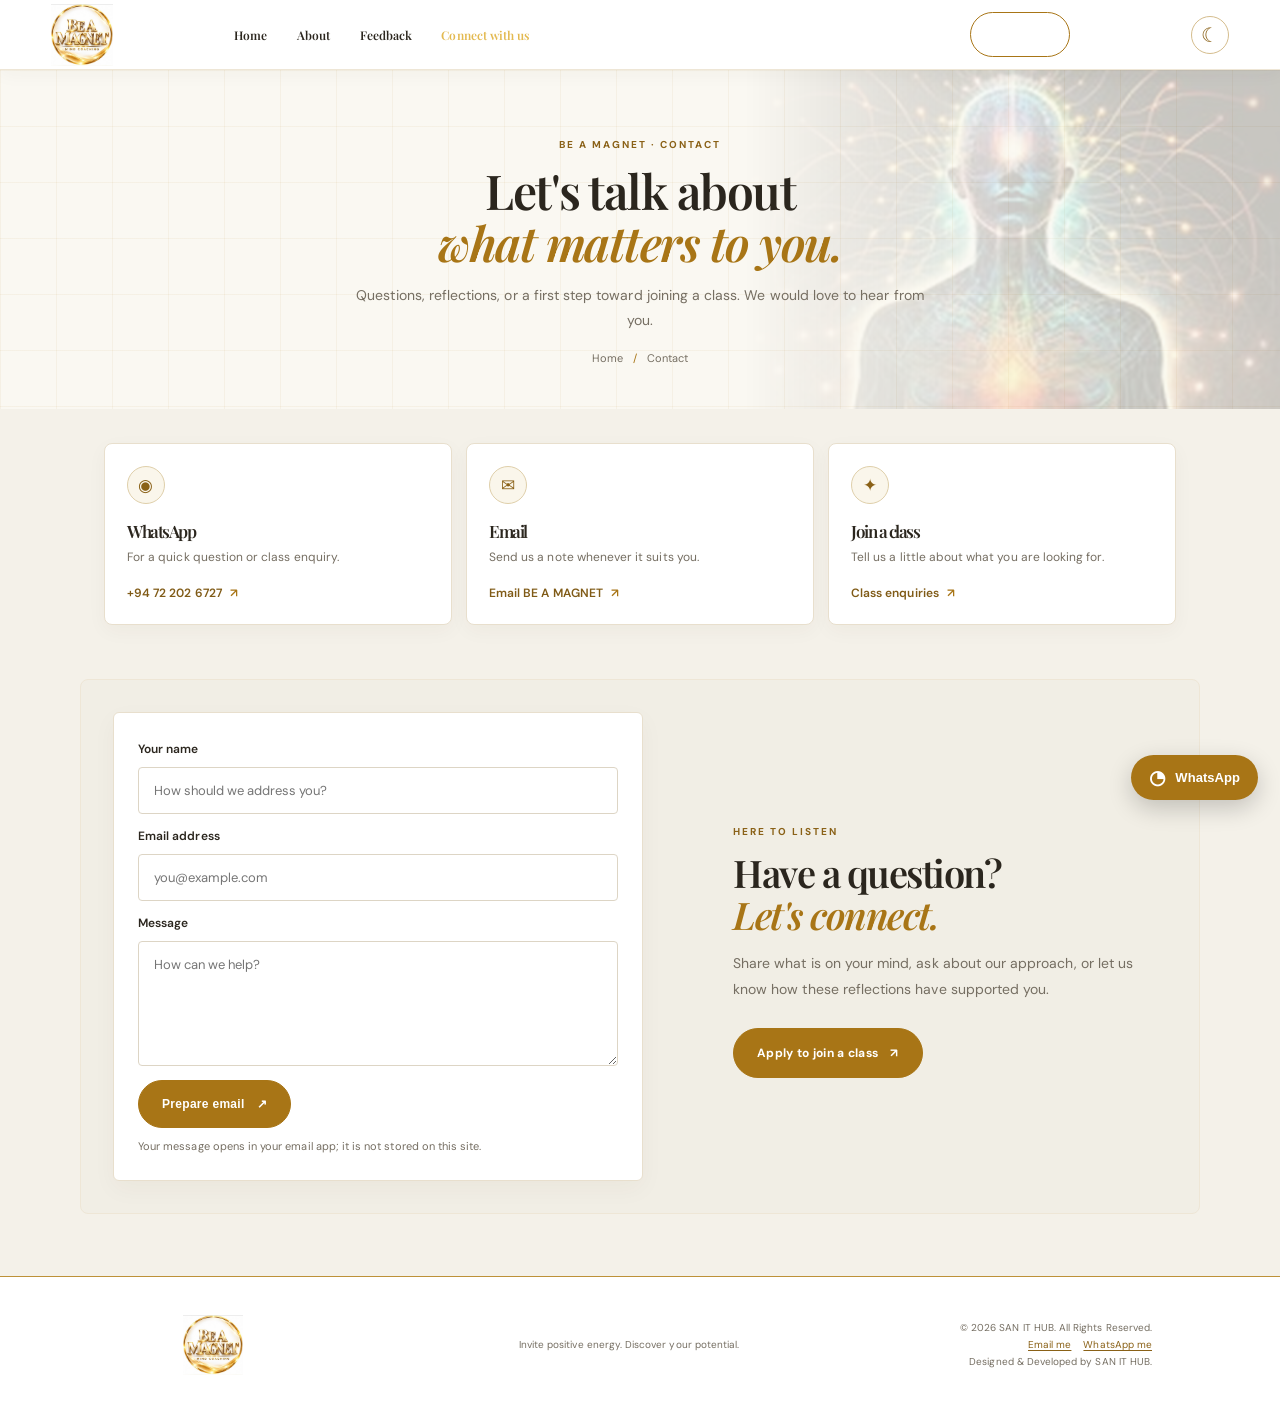
<file: contact.html>
<!DOCTYPE html>
<html lang="en"><head>
<meta charset="UTF-8"><meta name="viewport" content="width=device-width, initial-scale=1.0">
<meta name="description" content="Contact BE A MAGNET with questions or reflections."><title>Connect with Us | BE A MAGNET</title>
<link rel="preconnect" href="https://fonts.googleapis.com"><link rel="preconnect" href="https://fonts.gstatic.com" crossorigin>
<link href="https://fonts.googleapis.com/css2?family=DM+Sans:wght@400;500;600;700&family=Playfair+Display:wght@600;700&display=swap" rel="stylesheet">
<link rel="stylesheet" href="style.css"></head><body class="contact-page">
<header class="site-header">
  <a class="brand" href="index.html"><img class="brand-logo theme-aware-logo" src="assets/be-a-magnet-logo.jpg" data-light-src="assets/be-a-magnet-logo.jpg" data-dark-src="assets/be-a-magnet-header-logo.png" alt="BE A MAGNET Mind Coaching logo"></a>
  <button class="menu-toggle" aria-label="Open navigation" aria-expanded="false">☰</button>
  <nav class="nav">
    <a href="index.html">Home</a><a href="about.html">About</a><a href="feedback.html">Feedback</a><a href="index.html#join-class-form" class="nav-cta nav-join-mobile">Join Us</a><a href="contact.html">Connect with us</a>
  </nav>
  <div id="google_translate_element" class="language-picker" aria-label="Choose website language"></div>
  <button class="theme-toggle" type="button" aria-label="Switch to dark mode" title="Switch to dark mode"><span aria-hidden="true">☾</span></button>
  <a class="header-join nav-cta" href="index.html#join-class-form">Join Us</a>
</header><main>
<section class="contact-page-hero">
  <img class="contact-hero-photo" src="assets/8k/08_neural_energy.webp" alt="A glowing digital learning scene representing connection and discovery">
  <p class="section-label">BE A MAGNET · CONTACT</p>
  <h1>Let's talk about<br><em>what matters to you.</em></h1>
  <p>Questions, reflections, or a first step toward joining a class. We would love to hear from you.</p>
  <nav class="contact-breadcrumb" aria-label="Breadcrumb"><a href="index.html">Home</a><span>/</span><span aria-current="page">Contact</span></nav>
</section>
<section class="contact-details-grid" aria-label="Ways to contact BE A MAGNET">
  <article class="contact-detail-card">
    <span class="contact-detail-icon" aria-hidden="true">◉</span>
    <h2>WhatsApp</h2><p>For a quick question or class enquiry.</p>
    <a href="https://wa.me/94722026727" target="_blank" rel="noopener noreferrer">+94 72 202 6727 <span aria-hidden="true">↗</span></a>
  </article>
  <article class="contact-detail-card">
    <span class="contact-detail-icon" aria-hidden="true">✉</span>
    <h2>Email</h2><p>Send us a note whenever it suits you.</p>
    <a href="mailto:SANTHOSHNAGARATNAM@GMAIL.COM">Email BE A MAGNET <span aria-hidden="true">↗</span></a>
  </article>
  <article class="contact-detail-card">
    <span class="contact-detail-icon" aria-hidden="true">✦</span>
    <h2>Join a class</h2><p>Tell us a little about what you are looking for.</p>
    <a href="index.html#join-class-form">Class enquiries <span aria-hidden="true">↗</span></a>
  </article>
</section>
<section class="contact-message-section">
  <form class="site-form contact-message-form" id="contact-message-form">
    <label for="contact-name">Your name</label>
    <input id="contact-name" name="name" type="text" autocomplete="name" placeholder="How should we address you?" required>
    <label for="contact-email">Email address</label>
    <input id="contact-email" name="email" type="email" autocomplete="email" placeholder="you@example.com" required>
    <label for="contact-message">Message</label>
    <textarea id="contact-message" name="message" rows="5" placeholder="How can we help?" required></textarea>
    <button class="button button-primary" type="submit">Prepare email <span aria-hidden="true">↗</span></button>
    <p class="form-note" id="contact-message-status" aria-live="polite">Your message opens in your email app; it is not stored on this site.</p>
  </form>
  <div class="contact-message-copy">
    <p class="section-label">HERE TO LISTEN</p>
    <h2>Have a question?<br><em>Let's connect.</em></h2>
    <p>Share what is on your mind, ask about our approach, or let us know how these reflections have supported you.</p>
    <a class="button button-primary contact-join-toggle" href="index.html#join-class-form">Apply to join a class <span aria-hidden="true">↗</span></a>
  </div>
</section>
</main><footer>
  <a class="brand footer-brand" href="index.html"><img class="footer-logo footer-logo-artwork theme-aware-logo" src="assets/be-a-magnet-logo.jpg" data-light-src="assets/be-a-magnet-logo.jpg" data-dark-src="assets/be-a-magnet-header-logo.png" alt="BE A MAGNET Mind Set Success logo"></a>
  <p>Invite positive energy. Discover your potential.</p>
  <div class="footer-credits">
    <span class="copyright">© <span class="year"></span> SAN IT HUB. All Rights Reserved.</span>
    <div class="footer-contact-links">
      <a class="footer-email-link" href="https://mail.google.com/mail/?view=cm&amp;fs=1&amp;to=SANTHOSHNAGARATNAM@GMAIL.COM"
      target="_blank" rel="noopener noreferrer">Email me</a>
      <a class="footer-whatsapp-link" href="https://wa.me/94722026727" target="_blank"
        rel="noopener noreferrer">WhatsApp me</a>
    </div>
    <span class="copyright">Designed &amp; Developed by SAN IT HUB.</span>
  </div>
</footer>
<!-- Floating WhatsApp contact uses the international number without + or spaces. -->
<a class="wa-float" href="https://wa.me/94722026727" target="_blank" rel="noopener"
   aria-label="Chat with BE A MAGNET on WhatsApp" title="WhatsApp us">
  <span class="wa-icon">◔</span><span>WhatsApp</span>
</a>

<script src="script.js"></script>
<script src="botpress-chat.js" defer></script>
<script src="https://translate.google.com/translate_a/element.js?cb=googleTranslateElementInit" async></script></body></html>
</file>
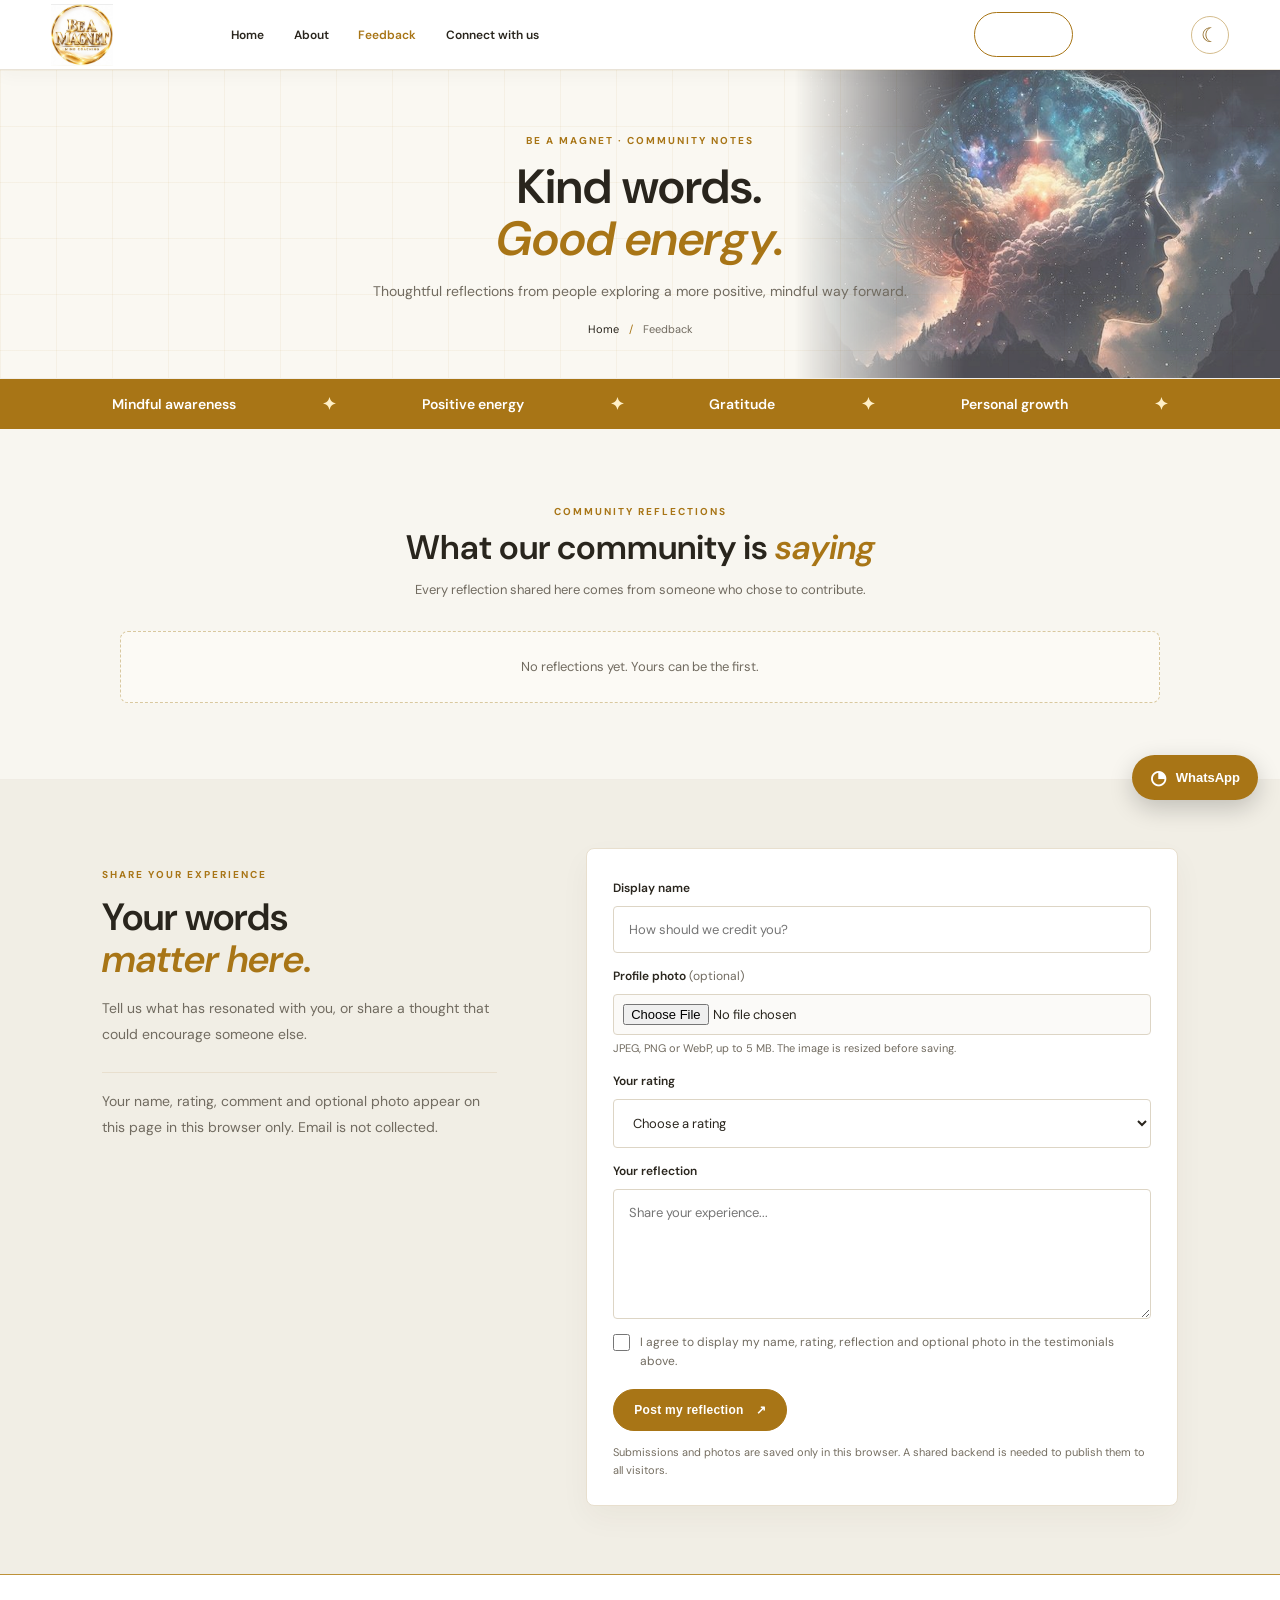
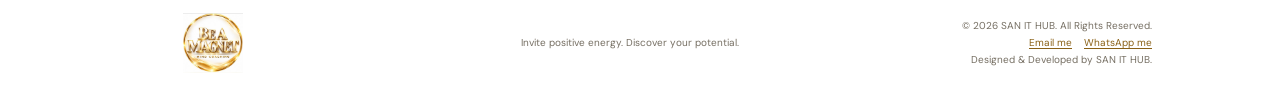
<file: feedback.html>
<!DOCTYPE html>
<html lang="en"><head>
<meta charset="UTF-8"><meta name="viewport" content="width=device-width, initial-scale=1.0">
<meta name="description" content="Share feedback about your experience with BE A MAGNET."><title>Feedback | BE A MAGNET</title>
<link rel="preconnect" href="https://fonts.googleapis.com"><link rel="preconnect" href="https://fonts.gstatic.com" crossorigin>
<link href="https://fonts.googleapis.com/css2?family=DM+Sans:wght@400;500;600;700&family=Playfair+Display:wght@600;700&display=swap" rel="stylesheet">
<link rel="stylesheet" href="style.css"></head><body class="feedback-page">
<header class="site-header">
  <a class="brand" href="index.html"><img class="brand-logo theme-aware-logo" src="assets/be-a-magnet-logo.jpg" data-light-src="assets/be-a-magnet-logo.jpg" data-dark-src="assets/be-a-magnet-header-logo.png" alt="BE A MAGNET Mind Coaching logo"></a>
  <button class="menu-toggle" aria-label="Open navigation" aria-expanded="false">☰</button>
  <nav class="nav">
    <a href="index.html">Home</a><a href="about.html">About</a><a href="feedback.html" aria-current="page">Feedback</a><a href="index.html#join-class-form" class="nav-cta nav-join-mobile">Join Us</a><a href="contact.html">Connect with us</a>
  </nav>
  <div id="google_translate_element" class="language-picker" aria-label="Choose website language"></div>
  <button class="theme-toggle" type="button" aria-label="Switch to dark mode" title="Switch to dark mode"><span aria-hidden="true">☾</span></button>
  <a class="header-join nav-cta" href="index.html#join-class-form">Join Us</a>
</header><main>
<section class="feedback-hero">
  <img class="feedback-hero-image" src="assets/8k/09_cosmic_woman.webp" alt="A thoughtful profile with a glowing brain and clock, illustrating reflection and personal growth">
  <div class="feedback-hero-inner">
    <p class="eyebrow">BE A MAGNET · COMMUNITY NOTES</p>
    <h1>Kind words.<br><em>Good energy.</em></h1>
    <p>Thoughtful reflections from people exploring a more positive, mindful way forward.</p>
    <nav class="feedback-breadcrumb" aria-label="Breadcrumb"><a href="index.html">Home</a><span>/</span><span aria-current="page">Feedback</span></nav>
  </div>
</section>
<div class="feedback-ribbon" aria-label="Mindful awareness, gratitude, positive energy and personal growth">
  <div><span>Mindful awareness</span><b aria-hidden="true">✦</b><span>Positive energy</span><b aria-hidden="true">✦</b><span>Gratitude</span><b aria-hidden="true">✦</b><span>Personal growth</span><b aria-hidden="true">✦</b></div>
</div>
<section class="section testimonials-section" id="testimonials">
  <div class="testimonials-heading">
    <p class="section-label">COMMUNITY REFLECTIONS</p>
    <h2>What our community is <em>saying</em></h2>
    <p>Every reflection shared here comes from someone who chose to contribute.</p>
  </div>
  <div class="testimonial-grid" id="testimonial-list" aria-live="polite"></div>
  <p class="testimonial-empty" id="testimonial-empty">No reflections yet. Yours can be the first.</p>
</section>
<section class="section feedback-form-section" id="share-feedback">
  <div class="feedback-form-intro">
    <p class="section-label">SHARE YOUR EXPERIENCE</p>
    <h2>Your words<br><em>matter here.</em></h2>
    <p>Tell us what has resonated with you, or share a thought that could encourage someone else.</p>
    <p class="feedback-privacy">Your name, rating, comment and optional photo appear on this page in this browser only. Email is not collected.</p>
  </div>
  <form class="site-form feedback-form" id="feedback-form">
    <label for="feedback-name">Display name</label>
    <input id="feedback-name" name="name" type="text" autocomplete="name" maxlength="60" placeholder="How should we credit you?" required>
    <label for="feedback-photo">Profile photo <span>(optional)</span></label>
    <input id="feedback-photo" name="photo" type="file" accept="image/jpeg,image/png,image/webp">
    <p class="feedback-upload-note">JPEG, PNG or WebP, up to 5 MB. The image is resized before saving.</p>
    <label for="rating">Your rating</label>
    <select id="rating" name="rating" required>
      <option value="">Choose a rating</option>
      <option value="5">5 - Excellent</option>
      <option value="4">4 - Very good</option>
      <option value="3">3 - Good</option>
      <option value="2">2 - Fair</option>
      <option value="1">1 - Needs improvement</option>
    </select>
    <label for="feedback-message">Your reflection</label>
    <textarea id="feedback-message" name="message" rows="5" maxlength="600" placeholder="Share your experience..." required></textarea>
    <label class="feedback-consent" for="feedback-consent">
      <input id="feedback-consent" name="consent" type="checkbox" required>
      <span>I agree to display my name, rating, reflection and optional photo in the testimonials above.</span>
    </label>
    <button class="button button-primary" type="submit">Post my reflection <span aria-hidden="true">↗</span></button>
    <p class="form-note" id="feedback-status" aria-live="polite">Submissions and photos are saved only in this browser. A shared backend is needed to publish them to all visitors.</p>
  </form>
</section>
</main><footer>
  <a class="brand footer-brand" href="index.html"><img class="footer-logo footer-logo-artwork theme-aware-logo" src="assets/be-a-magnet-logo.jpg" data-light-src="assets/be-a-magnet-logo.jpg" data-dark-src="assets/be-a-magnet-header-logo.png" alt="BE A MAGNET Mind Set Success logo"></a>
  <p>Invite positive energy. Discover your potential.</p>
  <div class="footer-credits">
    <span class="copyright">© <span class="year"></span> SAN IT HUB. All Rights Reserved.</span>
    <div class="footer-contact-links">
      <a class="footer-email-link" href="https://mail.google.com/mail/?view=cm&amp;fs=1&amp;to=SANTHOSHNAGARATNAM@GMAIL.COM"
      target="_blank" rel="noopener noreferrer">Email me</a>
      <a class="footer-whatsapp-link" href="https://wa.me/94722026727" target="_blank"
        rel="noopener noreferrer">WhatsApp me</a>
    </div>
    <span class="copyright">Designed &amp; Developed by SAN IT HUB.</span>
  </div>
</footer>
<!-- Floating WhatsApp contact: replace 94XXXXXXXXX with your WhatsApp number (country code, no + or spaces). -->
<a class="wa-float" href="https://wa.me/94XXXXXXXXX" target="_blank" rel="noopener"
   aria-label="Chat with BE A MAGNET on WhatsApp" title="WhatsApp us">
  <span class="wa-icon">◔</span><span>WhatsApp</span>
</a>

<script>
function googleTranslateElementInit() {
  new google.translate.TranslateElement({pageLanguage: 'en', autoDisplay: false, includedLanguages: 'en,ta,si,hi,fr,es,de,it,ja,ko,zh-CN,ar,pt,ru,bn,ms,th,tr,nl,pl,ur,ne'}, 'google_translate_element');
}
</script>
<script src="https://translate.google.com/translate_a/element.js?cb=googleTranslateElementInit" async></script>
<script src="script.js"></script>
<script src="botpress-chat.js" defer></script></body></html>
</file>
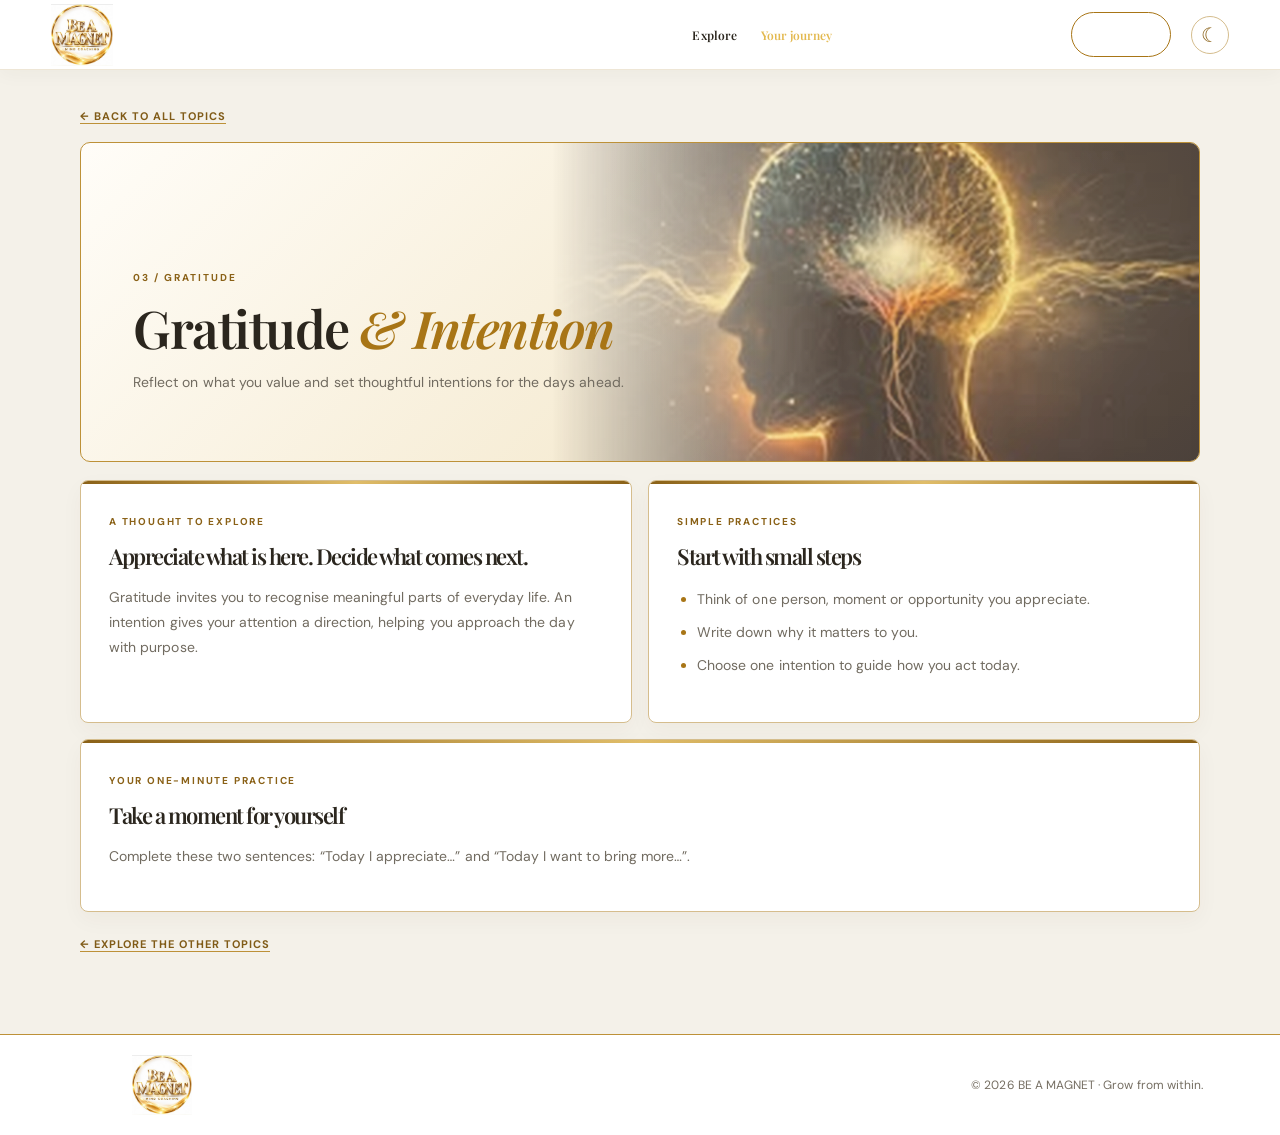
<file: gratitude-intention.html>
<!DOCTYPE html>
<html lang="en">
<head>
  <meta charset="UTF-8"><meta name="viewport" content="width=device-width, initial-scale=1.0">
  <title>Gratitude & Intention | BE A MAGNET</title>
  <link rel="preconnect" href="https://fonts.googleapis.com"><link rel="preconnect" href="https://fonts.gstatic.com" crossorigin>
  <link href="https://fonts.googleapis.com/css2?family=DM+Sans:wght@400;500;600;700&family=Playfair+Display:wght@600;700&display=swap" rel="stylesheet">
  <link rel="stylesheet" href="style.css">
</head>
<body class="topic-page">
  <header class="site-header">
    <a class="brand" href="index.html"><img class="brand-logo theme-aware-logo" src="assets/be-a-magnet-logo.jpg" data-light-src="assets/be-a-magnet-logo.jpg" data-dark-src="assets/be-a-magnet-header-logo.png" alt="BE A MAGNET logo"></a>
    <button class="menu-toggle" aria-label="Open navigation" aria-expanded="false">☰</button>
    <nav class="nav"><a href="index.html">Explore</a><a href="#" aria-current="page">Your journey</a></nav>
    <div id="google_translate_element" class="language-picker" aria-label="Choose website language"></div>
    <button class="theme-toggle" type="button" aria-label="Switch to dark mode" title="Switch to dark mode"><span aria-hidden="true">☾</span></button>
    <a class="header-join nav-cta" href="index.html#join-class-form">Join Us</a>
  </header>
  <main class="detail-main">
    <a class="back-link" href="index.html">← BACK TO ALL TOPICS</a>
    <section class="detail-hero detail-gratitude">
      <img class="detail-hero-photo" src="assets/8k/12_golden_neural_mind.webp" alt="Golden neural pathways representing gratitude and intention">
      <div class="detail-copy"><span class="eyebrow">03 / GRATITUDE</span><h1>Gratitude <em>&amp; Intention</em></h1><p>Reflect on what you value and set thoughtful intentions for the days ahead.</p></div>
    </section>
    <section class="content-grid">
      <article class="content-panel"><span class="eyebrow">A THOUGHT TO EXPLORE</span><h2>Appreciate what is here. Decide what comes next.</h2><p>Gratitude invites you to recognise meaningful parts of everyday life. An intention gives your attention a direction, helping you approach the day with purpose.</p></article>
      <article class="content-panel"><span class="eyebrow">SIMPLE PRACTICES</span><h2>Start with small steps</h2><ul><li>Think of one person, moment or opportunity you appreciate.</li><li>Write down why it matters to you.</li><li>Choose one intention to guide how you act today.</li></ul></article>
    </section>
    <section class="content-panel"><span class="eyebrow">YOUR ONE-MINUTE PRACTICE</span><h2>Take a moment for yourself</h2><p class="practice">Complete these two sentences: “Today I appreciate…” and “Today I want to bring more…”.</p></section>
    <a class="back-link" href="index.html">← EXPLORE THE OTHER TOPICS</a>
  </main>
  <footer class="detail-footer"><a class="brand footer-brand" href="index.html"><img class="footer-logo theme-aware-logo" src="assets/be-a-magnet-logo.jpg" data-light-src="assets/be-a-magnet-logo.jpg" data-dark-src="assets/be-a-magnet-header-logo.png" alt="BE A MAGNET logo"></a><span>© <span class="year"></span> BE A MAGNET · Grow from within.</span></footer>
  <script src="script.js"></script>
  <script src="botpress-chat.js" defer></script>
  <script src="https://translate.google.com/translate_a/element.js?cb=googleTranslateElementInit" async></script>
</body></html>
</file>
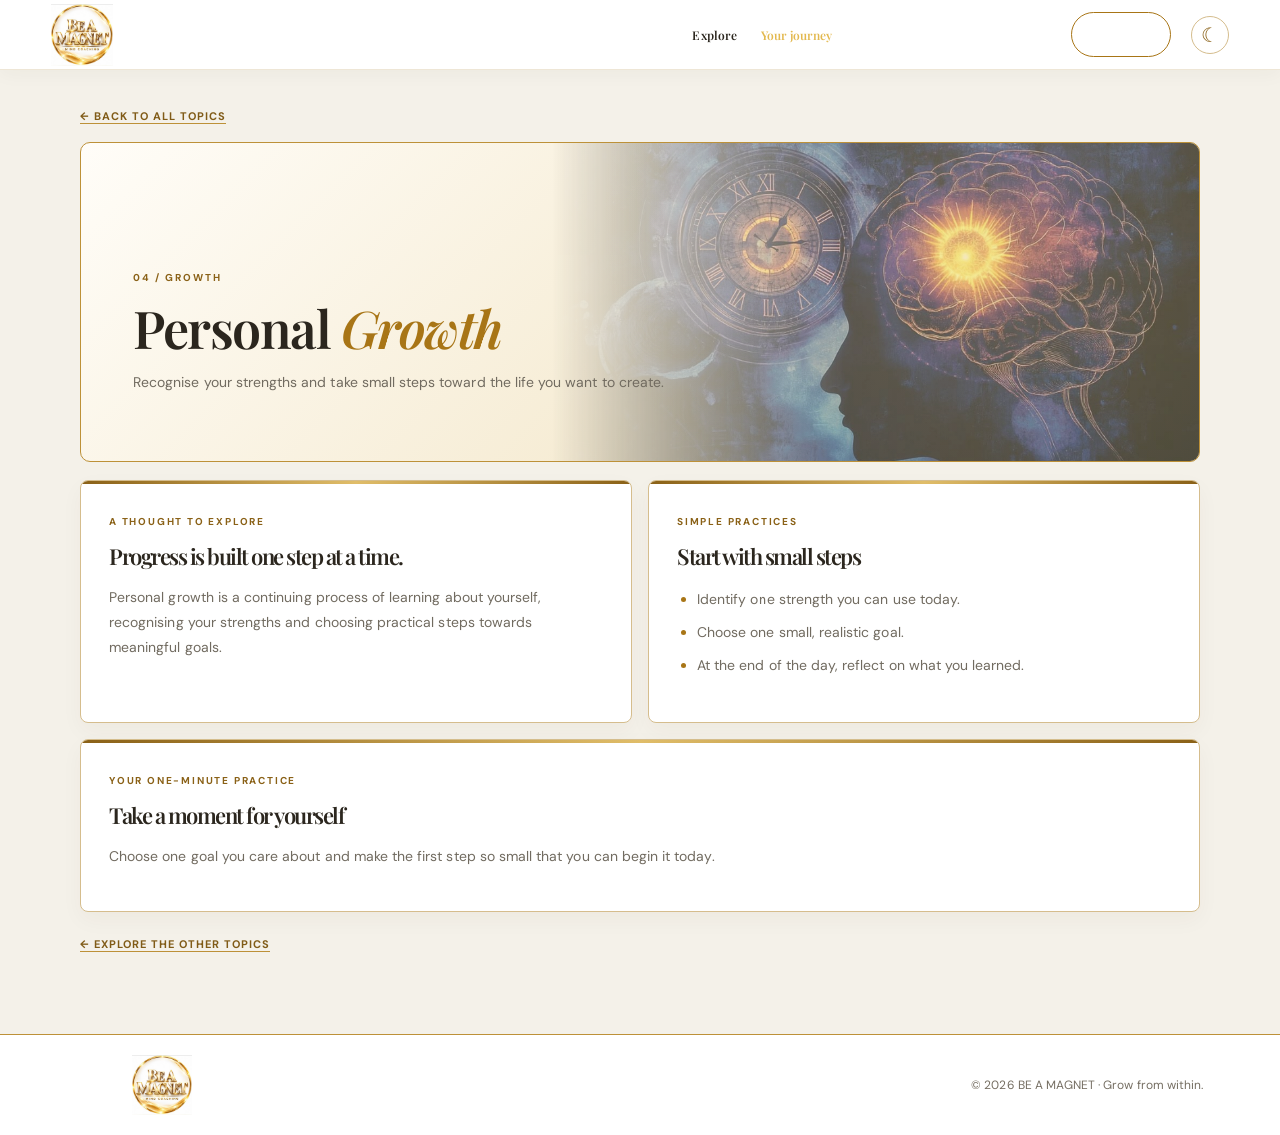
<file: personal-growth.html>
<!DOCTYPE html>
<html lang="en">
<head>
  <meta charset="UTF-8"><meta name="viewport" content="width=device-width, initial-scale=1.0">
  <title>Personal Growth | BE A MAGNET</title>
  <link rel="preconnect" href="https://fonts.googleapis.com"><link rel="preconnect" href="https://fonts.gstatic.com" crossorigin>
  <link href="https://fonts.googleapis.com/css2?family=DM+Sans:wght@400;500;600;700&family=Playfair+Display:wght@600;700&display=swap" rel="stylesheet">
  <link rel="stylesheet" href="style.css">
</head>
<body class="topic-page">
  <header class="site-header">
    <a class="brand" href="index.html"><img class="brand-logo theme-aware-logo" src="assets/be-a-magnet-logo.jpg" data-light-src="assets/be-a-magnet-logo.jpg" data-dark-src="assets/be-a-magnet-header-logo.png" alt="BE A MAGNET logo"></a>
    <button class="menu-toggle" aria-label="Open navigation" aria-expanded="false">☰</button>
    <nav class="nav"><a href="index.html">Explore</a><a href="#" aria-current="page">Your journey</a></nav>
    <div id="google_translate_element" class="language-picker" aria-label="Choose website language"></div>
    <button class="theme-toggle" type="button" aria-label="Switch to dark mode" title="Switch to dark mode"><span aria-hidden="true">☾</span></button>
    <a class="header-join nav-cta" href="index.html#join-class-form">Join Us</a>
  </header>
  <main class="detail-main">
    <a class="back-link" href="index.html">← BACK TO ALL TOPICS</a>
    <section class="detail-hero detail-growth">
      <img class="detail-hero-photo" src="assets/8k/11_time_and_brain.webp" alt="A visual of time and the mind, representing personal growth">
      <div class="detail-copy"><span class="eyebrow">04 / GROWTH</span><h1>Personal <em>Growth</em></h1><p>Recognise your strengths and take small steps toward the life you want to create.</p></div>
    </section>
    <section class="content-grid">
      <article class="content-panel"><span class="eyebrow">A THOUGHT TO EXPLORE</span><h2>Progress is built one step at a time.</h2><p>Personal growth is a continuing process of learning about yourself, recognising your strengths and choosing practical steps towards meaningful goals.</p></article>
      <article class="content-panel"><span class="eyebrow">SIMPLE PRACTICES</span><h2>Start with small steps</h2><ul><li>Identify one strength you can use today.</li><li>Choose one small, realistic goal.</li><li>At the end of the day, reflect on what you learned.</li></ul></article>
    </section>
    <section class="content-panel"><span class="eyebrow">YOUR ONE-MINUTE PRACTICE</span><h2>Take a moment for yourself</h2><p class="practice">Choose one goal you care about and make the first step so small that you can begin it today.</p></section>
    <a class="back-link" href="index.html">← EXPLORE THE OTHER TOPICS</a>
  </main>
  <footer class="detail-footer"><a class="brand footer-brand" href="index.html"><img class="footer-logo theme-aware-logo" src="assets/be-a-magnet-logo.jpg" data-light-src="assets/be-a-magnet-logo.jpg" data-dark-src="assets/be-a-magnet-header-logo.png" alt="BE A MAGNET logo"></a><span>© <span class="year"></span> BE A MAGNET · Grow from within.</span></footer>
  <script src="script.js"></script>
  <script src="botpress-chat.js" defer></script>
  <script src="https://translate.google.com/translate_a/element.js?cb=googleTranslateElementInit" async></script>
</body></html>
</file>
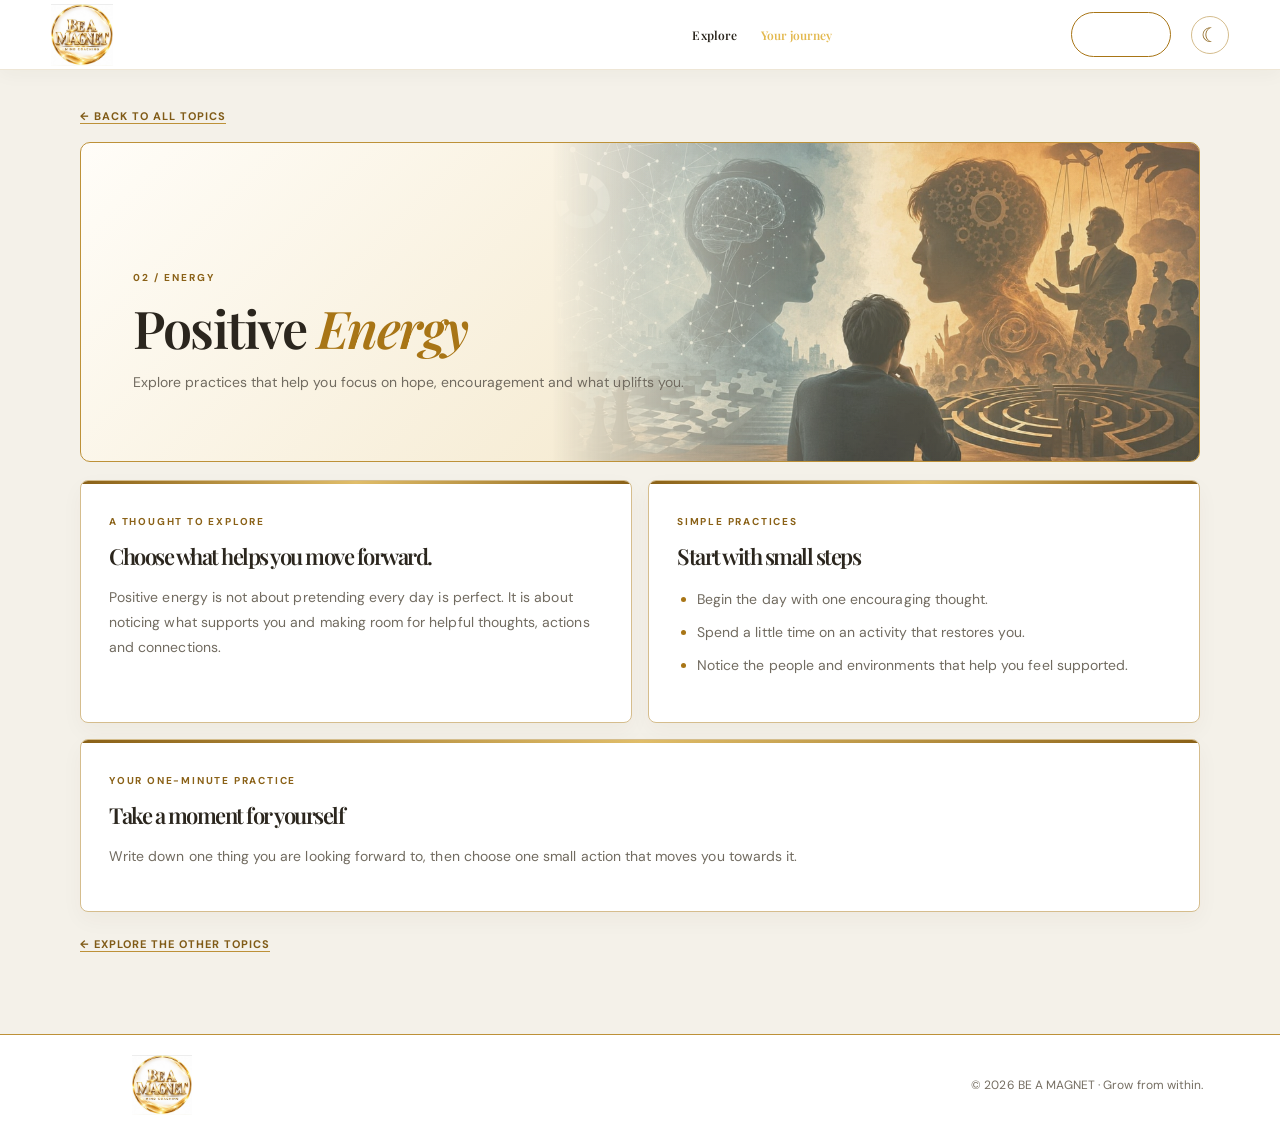
<file: positive-energy.html>
<!DOCTYPE html>
<html lang="en">
<head>
  <meta charset="UTF-8"><meta name="viewport" content="width=device-width, initial-scale=1.0">
  <title>Positive Energy | BE A MAGNET</title>
  <link rel="preconnect" href="https://fonts.googleapis.com"><link rel="preconnect" href="https://fonts.gstatic.com" crossorigin>
  <link href="https://fonts.googleapis.com/css2?family=DM+Sans:wght@400;500;600;700&family=Playfair+Display:wght@600;700&display=swap" rel="stylesheet">
  <link rel="stylesheet" href="style.css">
</head>
<body class="topic-page">
  <header class="site-header">
    <a class="brand" href="index.html"><img class="brand-logo theme-aware-logo" src="assets/be-a-magnet-logo.jpg" data-light-src="assets/be-a-magnet-logo.jpg" data-dark-src="assets/be-a-magnet-header-logo.png" alt="BE A MAGNET logo"></a>
    <button class="menu-toggle" aria-label="Open navigation" aria-expanded="false">☰</button>
    <nav class="nav"><a href="index.html">Explore</a><a href="#" aria-current="page">Your journey</a></nav>
    <div id="google_translate_element" class="language-picker" aria-label="Choose website language"></div>
    <button class="theme-toggle" type="button" aria-label="Switch to dark mode" title="Switch to dark mode"><span aria-hidden="true">☾</span></button>
    <a class="header-join nav-cta" href="index.html#join-class-form">Join Us</a>
  </header>
  <main class="detail-main">
    <a class="back-link" href="index.html">← BACK TO ALL TOPICS</a>
    <section class="detail-hero detail-energy">
      <img class="detail-hero-photo" src="assets/8k/10_psychology_and_choice.webp" alt="A visual of the mind and decision-making, representing positive energy">
      <div class="detail-copy"><span class="eyebrow">02 / ENERGY</span><h1>Positive <em>Energy</em></h1><p>Explore practices that help you focus on hope, encouragement and what uplifts you.</p></div>
    </section>
    <section class="content-grid">
      <article class="content-panel"><span class="eyebrow">A THOUGHT TO EXPLORE</span><h2>Choose what helps you move forward.</h2><p>Positive energy is not about pretending every day is perfect. It is about noticing what supports you and making room for helpful thoughts, actions and connections.</p></article>
      <article class="content-panel"><span class="eyebrow">SIMPLE PRACTICES</span><h2>Start with small steps</h2><ul><li>Begin the day with one encouraging thought.</li><li>Spend a little time on an activity that restores you.</li><li>Notice the people and environments that help you feel supported.</li></ul></article>
    </section>
    <section class="content-panel"><span class="eyebrow">YOUR ONE-MINUTE PRACTICE</span><h2>Take a moment for yourself</h2><p class="practice">Write down one thing you are looking forward to, then choose one small action that moves you towards it.</p></section>
    <a class="back-link" href="index.html">← EXPLORE THE OTHER TOPICS</a>
  </main>
  <footer class="detail-footer"><a class="brand footer-brand" href="index.html"><img class="footer-logo theme-aware-logo" src="assets/be-a-magnet-logo.jpg" data-light-src="assets/be-a-magnet-logo.jpg" data-dark-src="assets/be-a-magnet-header-logo.png" alt="BE A MAGNET logo"></a><span>© <span class="year"></span> BE A MAGNET · Grow from within.</span></footer>
  <script src="script.js"></script>
  <script src="botpress-chat.js" defer></script>
  <script src="https://translate.google.com/translate_a/element.js?cb=googleTranslateElementInit" async></script>
</body></html>
</file>
<file: style.css>
:root{--ink:#282018;--purple:#a87516;--lilac:#ead7a8;--cream:#fffdf8;--gold:#d5a52e;--muted:#777184}*{box-sizing:border-box}html{scroll-behavior:smooth}body{margin:0;background:var(--cream);color:var(--ink);font-family:'DM Sans',sans-serif}a{color:inherit;text-decoration:none}.site-header{height:86px;padding:0 7%;display:flex;align-items:center;justify-content:space-between;background:#fff;position:sticky;top:0;z-index:10;border-bottom:1px solid #eee9f2}.brand{display:flex;align-items:center;gap:10px;font-size:17px;letter-spacing:2px;font-weight:500}.brand b{color:var(--purple)}.brand small{display:block;font-size:8px;letter-spacing:3px;margin-top:4px;color:#8b8498}.brand-mark{width:38px;height:38px;border:1px solid var(--gold);border-radius:50%;display:grid;place-items:center;color:var(--purple);font-size:22px}.nav{display:flex;align-items:center;gap:28px;font-size:13px;font-weight:600}.nav a:hover{color:var(--purple)}.nav-cta{background:var(--purple);color:#fff!important;padding:13px 21px;border-radius:3px}.menu-toggle{display:none;border:0;background:none;font-size:25px;color:var(--ink)}.hero{min-height:650px;padding:90px 10%;display:grid;grid-template-columns:1.05fr .95fr;align-items:center;gap:50px;background:radial-gradient(circle at 80% 45%,#eee7f7 0,transparent 34%),#f8f6f1;overflow:hidden}.eyebrow,.section-label{font-size:10px;letter-spacing:2.6px;font-weight:700;color:var(--purple)}.eyebrow span{display:inline-block;width:25px;height:1px;background:var(--gold);vertical-align:middle;margin-right:9px}.hero h1,h1,h2{font-family:'Playfair Display',serif;font-weight:600;letter-spacing:-1.5px}.hero h1{font-size:clamp(42px,5.3vw,70px);line-height:1.12;margin:24px 0}.hero h1 em,h2 em,h1 em{color:var(--purple);font-weight:600}.hero-text{font-size:15px;line-height:1.9;color:#716b7b;max-width:520px}.hero-actions{display:flex;align-items:center;gap:27px;margin-top:32px}.button{display:inline-flex;align-items:center;gap:12px;padding:16px 22px;font-size:12px;font-weight:700;letter-spacing:.3px;border:0;border-radius:3px;cursor:pointer}.button-primary{background:var(--purple);color:white;box-shadow:0 10px 25px #6546a533}.button-primary:hover,.nav-cta:hover{background:#4f3488}.text-link{font-size:12px;font-weight:700}.text-link span{color:var(--purple);margin-left:6px}.hero-note{display:flex;gap:10px;align-items:center;margin-top:58px;color:#928b9b;font-size:11px}.sparkle{color:var(--gold);font-size:20px}.hero-art{height:430px;position:relative;display:grid;place-items:center}.orb{position:absolute;border-radius:50%;filter:blur(1px)}.orb-one{width:340px;height:340px;background:#e5d9f3;right:6%;top:9%}.orb-two{width:120px;height:120px;background:#d9c6a2;opacity:.55;left:7%;bottom:8%}.art-card{position:relative;z-index:1;width:min(340px,80%);height:365px;background:linear-gradient(145deg,#33234e,#6d4b9d);border-radius:170px 170px 12px 12px;padding:25px;color:white;box-shadow:0 25px 60px #33234e38}.art-top,.art-bottom{display:flex;justify-content:space-between;font-size:9px;letter-spacing:1.4px;color:#d8cce9}.brain-art{position:absolute;top:95px;left:50%;transform:translateX(-50%);width:190px;height:190px;border:1px solid #cdb9eb;border-radius:48% 52% 45% 55%;background:radial-gradient(circle at 50% 50%,#bda2e8 0,#8666b3 42%,#543b7c 72%);box-shadow:inset 0 0 35px #e6d8ff55,0 0 45px #bda2e855}.brain-art:before,.brain-art:after{content:"";position:absolute;top:18px;bottom:18px;width:45%;border:1px solid #e6d9ff99;border-radius:50%}.brain-art:before{left:8px}.brain-art:after{right:8px}.brain-line{position:absolute;border:1px solid #e8dcff99;border-radius:50%;transform:rotate(35deg)}.line-a{inset:35px 20px}.line-b{inset:20px 50px;transform:rotate(-40deg)}.line-c{inset:55px 8px;transform:rotate(80deg)}.line-d{inset:8px 65px;transform:rotate(12deg)}.brain-core{position:absolute;inset:0;display:grid;place-items:center;color:#fff4d7;font-size:35px}.art-bottom{position:absolute;bottom:28px;left:25px;right:25px;align-items:end}.art-bottom strong{font-family:'Playfair Display',serif;font-size:20px;letter-spacing:0}.floating-tag{position:absolute;z-index:2;background:#fff;padding:13px 17px;box-shadow:0 10px 30px #33234e14;font-size:9px;letter-spacing:1.5px;color:var(--purple)}.tag-top{top:65px;right:0}.tag-bottom{bottom:48px;left:0}.section{padding:100px 10%}.intro{background:#fff}.intro-grid{display:grid;grid-template-columns:1fr 1fr;gap:70px;align-items:center;margin-top:28px}.intro h2,.section-heading h2,.benefit-copy h2,.cta-section h2,.form-intro h2,.contact-copy h2{font-size:clamp(36px,4vw,52px);line-height:1.18;margin:0}.intro-grid p,.section-heading p{font-size:14px;line-height:1.9;color:#777184}.muted{color:#a09aa8!important}.classes{background:#f4f0f8}.section-heading{display:flex;align-items:end;justify-content:space-between;margin:25px 0 38px;gap:30px}.section-heading p{max-width:330px}.topic-grid{display:grid;grid-template-columns:repeat(4,1fr);gap:15px}.topic-card{background:#fff;padding:27px 22px;min-height:250px;position:relative;transition:transform .25s,box-shadow .25s}.topic-card:hover{transform:translateY(-6px);box-shadow:0 18px 35px #33234e12}.topic-number{position:absolute;right:20px;top:20px;font-size:10px;color:#b3a9bd}.topic-icon{font-size:27px;color:var(--purple);margin:22px 0}.topic-card h3{font-family:'Playfair Display',serif;font-size:19px;font-weight:600}.topic-card p{font-size:12px;line-height:1.8;color:#817a8a}.disclaimer,.form-note{font-size:10px;color:#938b9b;margin-top:22px;line-height:1.7}.cta-section{text-align:center;padding:100px 20px;background:radial-gradient(circle at 50% 0,#7655a2,#33234e 65%);color:white}.cta-section .section-label{color:#ddc894}.cta-section h2{margin:24px 0 16px}.cta-section h2 em{color:#d9c18d}.cta-section p{font-size:13px;color:#ded5e9;line-height:1.8}.button-light{background:#fff;color:var(--purple);margin-top:20px}.page-hero{text-align:center;padding:90px 7%;background:radial-gradient(circle at 50% 0,#eee7f7,#f8f6f1 65%)}.page-hero h1{font-size:clamp(42px,6vw,66px);margin:20px 0 12px}.page-hero p:last-child{color:#777184;font-size:14px}.teacher{background:#fff}.teacher-grid{display:grid;grid-template-columns:.8fr 1.2fr;gap:55px;align-items:center;margin-top:30px}.teacher-photo{min-height:300px;background:linear-gradient(145deg,#e9e0f4,#f7f2e8);border:1px dashed #a995c8;display:flex;flex-direction:column;align-items:center;justify-content:center;color:var(--purple);gap:10px}.teacher-photo span{font-family:'Playfair Display',serif;font-size:55px}.teacher-photo small{font-size:9px;letter-spacing:2px}.teacher-info h2{font-size:clamp(34px,4vw,48px);margin:0 0 24px}.teacher-info p{font-size:14px;color:#777184;line-height:1.8;border-bottom:1px solid #eee9f2;padding:8px 0}.teacher-info strong{color:var(--ink)}.class-details{display:grid;grid-template-columns:repeat(3,1fr);gap:12px;margin-top:28px}.class-details div{background:#fff;padding:20px;display:flex;flex-direction:column;gap:12px}.class-details span{font-size:9px;letter-spacing:1.5px;color:#8c8299}.class-details strong{font-family:'Playfair Display',serif;font-size:22px;color:var(--purple)}.form-section,.contact-section{display:grid;grid-template-columns:.8fr 1.2fr;gap:10%;align-items:start;background:#fff}.form-intro p,.contact-copy>p{color:#777184;line-height:1.8;font-size:14px}.form-intro h2,.contact-copy h2{margin:22px 0}.site-form{background:#f8f6f1;padding:35px;display:flex;flex-direction:column;gap:11px}.site-form h3{font-family:'Playfair Display',serif;font-size:25px;margin:0 0 10px}.site-form label{font-size:11px;font-weight:700;margin-top:7px}.site-form input,.site-form select,.site-form textarea{width:100%;padding:13px 14px;border:1px solid #e2dce9;background:white;font:13px 'DM Sans',sans-serif;color:var(--ink);border-radius:2px}.site-form input:focus,.site-form select:focus,.site-form textarea:focus{outline:1px solid var(--purple)}.site-form textarea{resize:vertical}.site-form .button{align-self:flex-start;margin-top:10px}.contact-item{display:flex;gap:17px;align-items:center;margin:24px 0}.contact-item>span{width:42px;height:42px;border-radius:50%;background:#f0eaf7;color:var(--purple);display:grid;place-items:center;font-size:19px}.contact-item small,.contact-item strong{display:block}.contact-item small{font-size:9px;letter-spacing:1.5px;color:#8c8299;margin-bottom:5px}.contact-item strong{font-size:13px}.contact-copy>.button{margin-top:15px}footer{background:#21182f;color:white;padding:35px 10%;display:flex;align-items:center;justify-content:space-between;gap:20px}footer p,.copyright{font-size:10px;color:#b7adbf}.footer-brand{color:white}.footer-brand small{color:#b7adbf}@media(max-width:850px){.nav{gap:15px}.hero{padding-left:7%;padding-right:7%;gap:20px}.section{padding:80px 7%}.topic-grid{grid-template-columns:repeat(2,1fr)}}@media(max-width:650px){.site-header{height:72px;padding:0 6%}.menu-toggle{display:block}.nav{display:none;position:absolute;top:72px;left:0;right:0;background:white;padding:22px 7%;flex-direction:column;align-items:stretch;gap:20px;box-shadow:0 12px 20px #211b3112}.nav.open{display:flex}.nav-cta{text-align:center}.hero{grid-template-columns:1fr;padding:60px 7% 50px}.hero h1{font-size:46px}.hero-art{height:390px}.intro-grid,.teacher-grid,.form-section,.contact-section{grid-template-columns:1fr;gap:30px}.section-heading{display:block}.section-heading p{margin-top:15px}.topic-grid{gap:10px}.topic-card{padding:22px 16px;min-height:230px}.class-details{grid-template-columns:1fr 1fr}.site-form{padding:24px}.cta-section{padding:80px 7%}.page-hero{padding:70px 7%}footer{padding:30px 7%;flex-wrap:wrap}footer p{order:3;width:100%;margin:0}.copyright{font-size:9px}}@media(max-width:380px){.hero h1{font-size:39px}.topic-grid,.class-details{grid-template-columns:1fr}.hero-actions{align-items:flex-start;flex-direction:column;gap:18px}.art-card{width:78%}}
/* Brand logo and gold identity theme */
.brand{letter-spacing:0}
.brand-logo{display:block;width:190px;height:66px;object-fit:contain;mix-blend-mode:multiply}
.footer-logo{display:block;width:170px;height:60px;object-fit:contain;mix-blend-mode:screen}
.brand-mark{display:none}
.nav-cta,.button-primary{background:#a87516}
.nav-cta:hover,.button-primary:hover{background:#80540d}
.header-join{white-space:nowrap}
.nav-join-mobile{display:none}
.hero{background:radial-gradient(circle at 80% 45%,#f5ead0 0,transparent 36%),#fffdf8}
.orb-one{background:#f0dfb7}
.art-card{background:linear-gradient(145deg,#4b3512,#b88624)}
.brain-art{background:radial-gradient(circle at 50% 50%,#f2d58c 0,#c18b2c 42%,#765016 72%);border-color:#f3d99c}
.brain-art:before,.brain-art:after,.brain-line{border-color:#fff0c599}
.brain-core{color:#fff8df}
.classes{background:#fbf5e8}
.topic-card:hover{box-shadow:0 18px 35px #8a641a18}
.benefit-art{background:linear-gradient(145deg,#4b3512,#b88624)}
.cta-section{background:radial-gradient(circle at 50% 0,#c6973d,#4b3512 65%)}
.page-hero{background:radial-gradient(circle at 50% 0,#f5ead0,#fffdf8 65%)}
.teacher-photo{background:linear-gradient(145deg,#f5ead0,#fffaf0);border-color:#c69a42}
.site-form{background:#fbf5e8}
.site-form input:focus,.site-form select:focus,.site-form textarea:focus{outline:1px solid #a87516}
.contact-item>span{background:#f8efd9;color:#a87516}
@media(max-width:650px){.brand-logo{width:160px;height:58px}.footer-logo{width:150px}}


/* ===== BE A MAGNET visual refinement: original logo and gold identity preserved ===== */
:root{
  --ink:#211b16;--purple:#9b6b13;--lilac:#ead9b5;--cream:#fffdf8;
  --gold:#c89a35;--muted:#77716a;--gold-dark:#80550e;
}
body{background:#fffdf8;color:var(--ink);letter-spacing:.05px}
.site-header{
  height:82px;padding:0 clamp(22px,7vw,110px);
  background:rgba(255,255,255,.96);backdrop-filter:blur(14px);
  box-shadow:0 5px 24px rgba(61,43,12,.045);border-bottom:1px solid #f1e7d3
}
.brand-logo{width:205px;height:68px;object-fit:contain}
.nav{gap:clamp(15px,2.3vw,32px);font-size:12px}
.nav a:not(.nav-cta){position:relative}
.nav a:not(.nav-cta):after{
  content:"";position:absolute;left:0;bottom:-7px;width:0;height:1px;
  background:#b9821e;transition:width .25s
}
.nav a:not(.nav-cta):hover:after{width:100%}
.nav-cta,.button-primary{
  background:linear-gradient(135deg,#d3ad5b,#94600d);color:#fff!important;
  box-shadow:0 9px 22px rgba(157,108,20,.19);transition:transform .2s,box-shadow .2s
}
.nav-cta:hover,.button-primary:hover{
  background:linear-gradient(135deg,#c69a3f,#80530b);
  transform:translateY(-2px);box-shadow:0 12px 25px rgba(157,108,20,.25)
}
.hero{
  min-height:680px;padding:clamp(65px,8vw,110px) clamp(24px,10vw,150px);
  background:linear-gradient(115deg,#fffdf8 0%,#fffaf0 56%,#f3e6c9 100%);
  position:relative
}
.hero:before{
  content:"";position:absolute;inset:22px;border:1px solid rgba(191,145,48,.12);
  pointer-events:none
}
.hero-copy{position:relative;z-index:2}
.eyebrow,.section-label{color:#966510;letter-spacing:2.8px}
.hero h1{font-size:clamp(44px,5.6vw,76px);line-height:1.08;letter-spacing:-2px}
.hero h1 em,h2 em,h1 em{color:#a87316}
.hero-text{max-width:500px;color:#6f675c;font-size:15px;line-height:2}
.button{border-radius:2px;padding:16px 23px}
.text-link{border-bottom:1px solid #d9bd83;padding-bottom:5px}
.hero-art{min-height:460px}
.orb-one{
  width:min(390px,90%);height:min(390px,90%);right:4%;top:8%;
  background:radial-gradient(circle at 35% 30%,#fff8e9,#e9d3a3 70%,#d7b56c);
  box-shadow:inset 0 0 45px #fff9e8
}
.orb-two{background:#d7b56c;opacity:.34}
.art-card{
  width:min(350px,80%);height:385px;
  background:linear-gradient(145deg,#211a12,#755019 55%,#bd9138);
  border:1px solid #e5c77e;box-shadow:0 28px 70px rgba(70,46,9,.24)
}
.brain-art{
  background:radial-gradient(circle at 50% 50%,#fff0c4 0,#d7ad57 43%,#795014 76%);
  border-color:#f7e5b6;box-shadow:inset 0 0 35px #fff4d8,0 0 48px #e9c36c88
}
.brain-art:before,.brain-art:after,.brain-line{border-color:#fff4d899}
.brain-core{color:#fffdf4;text-shadow:0 0 18px #fff}
.floating-tag{
  border:1px solid #ead7ad;color:#845a13;letter-spacing:1.7px;
  box-shadow:0 12px 35px rgba(77,53,13,.1)
}
.section{padding:clamp(72px,8vw,112px) clamp(24px,10vw,150px)}
.intro{background:#fff}
.intro-grid{gap:clamp(30px,7vw,100px)}
.intro h2,.section-heading h2,.benefit-copy h2,.cta-section h2,.form-intro h2,.contact-copy h2{
  letter-spacing:-1.4px;line-height:1.13
}
.intro-grid p,.section-heading p{line-height:2;color:#71695f}
.classes{background:linear-gradient(180deg,#fbf6eb,#fffdf8)}
.topic-grid{gap:18px}
.topic-card{
  border:1px solid #efe4cf;border-radius:3px;padding:29px 24px;
  box-shadow:0 7px 22px rgba(62,43,12,.035);min-height:265px
}
.topic-card:hover{
  transform:translateY(-7px);border-color:#d8bd83;
  box-shadow:0 18px 38px rgba(62,43,12,.10)
}
.topic-icon{color:#b07a19;font-size:30px}
.topic-card h3{line-height:1.3}
.topic-card p{line-height:1.9;color:#786f63}
.class-details{gap:14px}
.class-details div{
  border:1px solid #eee1c7;background:#fff;border-radius:3px;
  box-shadow:0 6px 20px rgba(62,43,12,.035);padding:22px
}
.class-details strong{color:#9b6b13}
.teacher-photo{border:1px dashed #c9a45c;border-radius:3px}
.benefit-art{
  background:linear-gradient(145deg,#211a12,#604314 65%,#a87920);
  border:1px solid #d5b46c;box-shadow:0 20px 45px rgba(58,39,10,.14)
}
.cta-section{
  background:radial-gradient(circle at 50% 0,#a77a2a,#4a3518 68%,#211a12);
  position:relative;overflow:hidden
}
.cta-section:before,.cta-section:after{
  content:"";position:absolute;width:300px;height:300px;border:1px solid #f0d99b33;border-radius:50%
}
.cta-section:before{left:-150px;top:-180px}
.cta-section:after{right:-150px;bottom:-210px}
.cta-section>*{position:relative;z-index:1}
.page-hero{
  padding:clamp(70px,8vw,105px) 24px;
  background:radial-gradient(ellipse at 50% 0,#f2e5c9,#fffdf8 70%)
}
.page-hero h1{letter-spacing:-1.8px}
.form-section,.contact-section{gap:clamp(35px,8vw,110px)}
.site-form{
  background:#fff;border:1px solid #eee2cd;border-radius:4px;
  box-shadow:0 15px 40px rgba(62,43,12,.07);padding:clamp(22px,4vw,40px)
}
.site-form input,.site-form select,.site-form textarea{
  border:1px solid #e9dfcd;border-radius:3px;padding:14px 15px;
  transition:border-color .2s,box-shadow .2s
}
.site-form input:focus,.site-form select:focus,.site-form textarea:focus{
  outline:0;border-color:#bd9138;box-shadow:0 0 0 3px #d8b96a22
}
.site-form[hidden]{display:none}
.contact-item>span{background:#f8f0df;border:1px solid #efe0bd;color:#a87316}
footer{
  background:#211a12;border-top:1px solid #a77a2a;padding:38px clamp(24px,10vw,150px)
}
.footer-logo{mix-blend-mode:normal;background:#fff;border-radius:2px;padding:2px}
footer p,.copyright{color:#d3c5a7}
@media(max-width:650px){
  .site-header{height:72px;padding:0 18px}
  .brand-logo{width:165px;height:58px}
  .hero{padding:60px 24px 50px;min-height:auto}
  .hero:before{inset:10px}
  .hero h1{font-size:clamp(40px,11vw,52px)}
  .hero-art{height:390px;min-height:390px}
  .section{padding:72px 24px}
  .topic-card{min-height:235px}
  footer{padding:30px 24px}
}

.footer-logo-artwork{background:transparent;border-radius:0;padding:0}
.home-cta .site-form{max-width:440px;width:100%;margin:26px auto 0;text-align:left;color:var(--ink)}
.home-cta .cta-actions #join-class-toggle{min-width:136px;justify-content:center}
.footer-credits{display:flex;flex-direction:column;gap:4px;text-align:right}
.footer-credits .copyright{margin:0}
.footer-contact-links{display:flex;justify-content:flex-end;gap:12px;flex-wrap:wrap}
.footer-email-link,.footer-whatsapp-link{color:#e8c35e;text-decoration:underline;text-underline-offset:2px;font-size:10px}
#join-class-form{
  max-height:70vh;overflow-y:auto;overscroll-behavior:contain;
  padding:18px;gap:8px;scroll-margin-top:100px
}
.home-cta #join-class-form{max-height:65vh;padding:14px;gap:7px}
.home-cta #join-class-form input,.home-cta #join-class-form select,.home-cta #join-class-form textarea{padding:11px 12px}
.other-country-fields{display:flex;flex-direction:column;gap:11px}
.other-country-fields[hidden]{display:none}


/* Homepage hero: background artwork with editable HTML text layered in front */
.hero.hero-background{
  min-height:690px;
  position:relative;
  isolation:isolate;
  display:flex;
  align-items:center;
  padding:100px clamp(24px,10vw,150px);
  overflow:hidden;
  background-color:#090704;
  background-image:none;
  background-size:cover;
  background-position:center right;
}
.hero.hero-background:before{
  content:"";
  position:absolute;inset:0;z-index:-1;
  background:linear-gradient(90deg,
    rgba(5,4,2,.98) 0%,
    rgba(8,6,3,.93) 34%,
    rgba(8,6,3,.62) 56%,
    rgba(8,6,3,.08) 100%);
}
.hero.hero-background:after{display:none}
.hero-overlay{display:none}
.hero-content{position:relative;z-index:2;max-width:650px;color:#fff}
.hero-content .eyebrow{color:#e8c36d}
.hero-content h1{
  color:#fff;font-size:clamp(54px,7vw,92px);line-height:1;
  letter-spacing:1px;margin:22px 0 8px;text-shadow:0 4px 25px #000
}
.hero-content h1 em{
  color:#e8b94e;font-style:normal;
  text-shadow:0 0 22px rgba(255,190,55,.35)
}
.hero-brand-line{
  display:inline-block;color:#f7e7c2;font-size:clamp(17px,2.2vw,25px);
  letter-spacing:8px;font-weight:600;padding:10px 0 12px;
  border-top:1px solid #c99b36;border-bottom:1px solid #c99b36
}
.hero-tagline{
  color:#f0cf83;font-family:'Playfair Display',serif;
  font-size:clamp(18px,2.2vw,25px);font-style:italic;margin:22px 0 10px
}
.hero-content .hero-text{color:#e4dccd;max-width:510px;line-height:1.9}
.hero-content .button{margin-top:20px}
.hero-features{
  display:flex;flex-wrap:wrap;gap:12px 24px;margin-top:42px;
  color:#f3d58e;font-size:11px;letter-spacing:.5px
}
.hero-features span{padding-right:18px;border-right:1px solid #a77a2a}
.hero-features span:last-child{border:0}
@media(max-width:650px){
  .hero.hero-background{
    min-height:680px;padding:78px 25px 60px;
    background-position:62% center
  }
  .hero.hero-background:before{
    background:linear-gradient(90deg,rgba(5,4,2,.96),rgba(5,4,2,.78) 65%,rgba(5,4,2,.35))
  }
  .hero-content h1{font-size:clamp(48px,13vw,68px)}
  .hero-brand-line{letter-spacing:5px}
  .hero-features{gap:10px 15px;margin-top:30px}
  .hero-features span{font-size:10px}
}


/* Scroll-reactive cinematic background movement (parallax) */
.hero.hero-background{
  background-image:none; /* image is placed on its own layer below the overlay */
  overflow:hidden;
}
.hero.hero-background:after{
  display:block;
  content:"";
  position:absolute;
  z-index:-2;
  inset:-9% 0;
  background-image:none;
  background-size:cover;
  background-position:center right;
  background-repeat:no-repeat;
  transform:translate3d(0,var(--parallax-y,0px),0) scale(1.08);
  will-change:transform;
  animation:heroBackgroundFloat 60s ease-in-out infinite alternate;
}
@keyframes heroBackgroundFloat{
  from{background-position:52% 46%}
  to{background-position:58% 54%}
}
@media(prefers-reduced-motion:reduce){
  .hero.hero-background:after{animation:none;transform:none}
}

/* Reuse the supplied head artwork throughout the site. */
.hero.hero-background:after{
  background-image:none;
  background-size:cover;
  background-position:center right;
}


/* ===== Expanded editorial homepage layout ===== */
.hero.hero-background{min-height:760px}
.hero-content{max-width:700px}
.hero-content .hero-text{font-size:16px;max-width:570px}
.hero-actions{display:flex;align-items:center;gap:28px;flex-wrap:wrap}
.hero-secondary-link,.underlined-link{color:#f1d28b;text-decoration:none;border-bottom:1px solid #bd9138;padding-bottom:7px;font-size:13px;letter-spacing:.4px}
.hero-secondary-link span,.underlined-link span{margin-left:8px}
.scroll-cue{position:absolute;bottom:28px;left:clamp(24px,10vw,150px);color:#e9d6a8;font-size:9px;letter-spacing:2.4px;text-decoration:none;display:flex;align-items:center;gap:12px}
.scroll-cue span{height:34px;width:1px;background:#d7ad57;display:inline-block}
.welcome-section{display:grid;grid-template-columns:1fr 1fr;align-items:center;gap:8vw;background:#fffdf8;min-height:620px}
.welcome-copy h2,.feature-copy h2,.faq-intro h2{font-family:'Playfair Display',serif;font-size:clamp(36px,4.5vw,58px);line-height:1.16;margin:20px 0}
.welcome-copy h2 em,.feature-copy h2 em,.faq-intro h2 em{color:#a87316}
.welcome-copy>p:not(.section-label){color:#746b5e;line-height:2;font-size:14px;max-width:550px}
.welcome-copy .underlined-link,.faq-intro .underlined-link{display:inline-block;color:#93620e;margin-top:20px}
.welcome-visual{min-height:410px;position:relative;display:grid;place-items:center;overflow:hidden;background:radial-gradient(circle,#fff7e5 0,#f2e2bd 48%,#e5c77f 100%);border-radius:48% 48% 3px 3px}
.gold-ring{position:absolute;border:1px solid #bd913866;border-radius:50%;width:330px;height:330px}
.ring-b{width:270px;height:270px;border-style:dashed;animation:ringRotate 38s linear infinite}
.welcome-quote{position:relative;z-index:2;text-align:center;max-width:290px;padding:30px;color:#4a3518}
.welcome-quote>span{font-family:Georgia,serif;font-size:76px;line-height:.7;color:#b7872b}
.welcome-quote p{font-family:'Playfair Display',serif;font-size:23px;line-height:1.45}
.welcome-quote small{font-size:9px;letter-spacing:2px;color:#8a641e}
.welcome-orbit{position:absolute;width:12px;height:12px;border-radius:50%;background:#fff;border:2px solid #b9821e;box-shadow:0 0 22px #d6a841}
.orbit-one{top:22%;left:23%}.orbit-two{right:18%;bottom:20%;width:8px;height:8px}
.journey-section{background:#f8f2e6}
.centered-heading{text-align:center;max-width:720px;margin:0 auto 48px}
.centered-heading h2{font-family:'Playfair Display',serif;font-size:clamp(36px,4.5vw,56px);line-height:1.15;margin:15px 0}
.centered-heading h2 em{color:#a87316}
.centered-heading>p:last-child{color:#766e62;line-height:1.8}
.journey-grid{display:grid;grid-template-columns:repeat(4,1fr);gap:16px}
.journey-card{background:#fffdf8;border:1px solid #eadfc9;padding:27px 23px;min-height:310px;position:relative;transition:.3s}
.journey-card:hover{transform:translateY(-8px);border-color:#c8a45d;box-shadow:0 18px 38px #5b43121a}
.journey-index{font-size:9px;letter-spacing:2px;color:#9c711d}
.journey-symbol{font-size:35px;color:#b7872b;margin:27px 0 16px}
.journey-card h3{font-family:'Playfair Display',serif;font-size:21px}
.journey-card p{font-size:13px;line-height:1.9;color:#766e62;min-height:96px}
.journey-card a{font-size:11px;letter-spacing:1px;text-transform:uppercase;color:#93620e;text-decoration:none}
.journey-card a span{margin-left:8px}
.feature-section{display:grid;grid-template-columns:1fr 1fr;min-height:650px;background:#211a12;color:#fff}
.feature-image-panel{position:relative;min-height:570px;overflow:hidden;background:linear-gradient(135deg,#17120c,#72501b 52%,#d0a44b)}
.feature-image-panel:before,.feature-image-panel:after{content:"";position:absolute;border:1px solid #f2d58a66;border-radius:50%;width:420px;height:420px;left:50%;top:45%;transform:translate(-50%,-50%)}
.feature-image-panel:after{width:330px;height:330px;border-style:dashed;animation:ringRotate 50s linear infinite}
.feature-image-glow{position:absolute;width:210px;height:210px;left:50%;top:45%;transform:translate(-50%,-50%);border-radius:50%;background:radial-gradient(circle,#fff4ce 0,#e4b953 24%,#a16d1b 55%,transparent 72%);filter:blur(2px);box-shadow:0 0 100px #e8b84d99}
.feature-image-caption{position:absolute;left:12%;bottom:12%;z-index:2}
.feature-image-caption span{font-size:9px;letter-spacing:3px;color:#f1d28b}
.feature-image-caption strong{display:block;font:30px/1.3 'Playfair Display',serif;margin-top:12px}
.feature-copy{padding:clamp(55px,7vw,100px) clamp(30px,7vw,95px);align-self:center}
.feature-copy h2{color:#fff}
.feature-copy>p:not(.section-label){color:#d3c5a7;line-height:1.9;font-size:14px}
.feature-points{margin:35px 0}
.feature-points>div{display:flex;gap:20px;padding:17px 0;border-bottom:1px solid #ffffff22}
.feature-points>div>span{font-size:12px;color:#d7ad57;padding-top:3px}
.feature-points h3{font-size:15px;margin:0 0 6px;color:#f6e7c5}
.feature-points p{font-size:12px;color:#c5b99f;line-height:1.7;margin:0}
.steps-section{background:#fffdf8}
.steps-grid{display:grid;grid-template-columns:1fr 35px 1fr 35px 1fr;align-items:start;max-width:1000px;margin:auto;text-align:center}
.step-item>span{display:grid;place-items:center;width:62px;height:62px;margin:0 auto 20px;border:1px solid #c69a42;border-radius:50%;color:#9b6b13;font-family:'Playfair Display',serif;font-size:20px}
.step-item h3{font-family:'Playfair Display',serif;font-size:22px}
.step-item p{color:#766e62;font-size:13px;line-height:1.8;max-width:230px;margin:auto}
.step-connector{color:#bd9138;font-size:24px;padding-top:17px}
.quote-band{background:#f1e4c8;text-align:center;padding:75px 24px;color:#4d391c}
.quote-mark{font:80px/.7 Georgia;color:#b7872b}
.quote-band p{font:clamp(23px,3vw,34px)/1.45 'Playfair Display',serif;max-width:800px;margin:18px auto}
.quote-band span{font-size:9px;letter-spacing:3px;color:#91651a}
.faq-section{display:grid;grid-template-columns:.8fr 1.2fr;gap:9vw;background:#fff}
.faq-intro>p:not(.section-label){color:#766e62;line-height:1.8}
.faq-list details{border-bottom:1px solid #e9ddc7;padding:22px 0}
.faq-list summary{list-style:none;cursor:pointer;display:flex;justify-content:space-between;gap:20px;font-family:'Playfair Display',serif;font-size:17px;color:#352817}
.faq-list summary::-webkit-details-marker{display:none}
.faq-list summary span{color:#a87316;font-family:Arial,sans-serif;font-size:20px}
.faq-list details[open] summary span{transform:rotate(45deg)}
.faq-list details p{font-size:13px;line-height:1.9;color:#766e62;max-width:650px;padding-right:20px}
.home-cta{text-align:center;padding:95px 24px}
.home-cta h2{font:clamp(40px,5vw,62px)/1.15 'Playfair Display',serif;margin:20px 0}
.home-cta h2 em{color:#f1d28b}
.home-cta>p:not(.section-label){color:#eee0c2}
.cta-actions{display:flex;justify-content:center;align-items:center;gap:28px;flex-wrap:wrap;margin-top:25px}
.cta-text-link{color:#f4dfad;text-decoration:none;border-bottom:1px solid #d5b46c;padding-bottom:6px;font-size:13px}
@keyframes ringRotate{to{transform:rotate(360deg)}}
@media(max-width:900px){
 .journey-grid{grid-template-columns:repeat(2,1fr)}
 .feature-section{grid-template-columns:1fr}
 .feature-image-panel{min-height:420px}
 .feature-copy{padding:65px 8vw}
}
@media(max-width:650px){
 .hero.hero-background{min-height:740px}
 .welcome-section,.faq-section{grid-template-columns:1fr;gap:38px}
 .welcome-visual{min-height:330px}
 .gold-ring{width:270px;height:270px}.ring-b{width:220px;height:220px}
 .journey-grid{grid-template-columns:1fr}
 .journey-card{min-height:250px}
 .journey-card p{min-height:auto;margin-bottom:25px}
 .steps-grid{grid-template-columns:1fr;gap:25px}
 .step-connector{padding:0;transform:rotate(90deg)}
 .feature-image-panel{min-height:340px}
 .feature-image-panel:before{width:300px;height:300px}
 .feature-image-panel:after{width:235px;height:235px}
 .feature-image-caption strong{font-size:25px}
 .hero-actions{align-items:flex-start;flex-direction:column;gap:20px}
 .scroll-cue{left:25px}
}


/* Cinematic golden light sweep across the homepage background */
.hero-background{position:relative;isolation:isolate}
.energy-sweep{
  position:absolute;z-index:0;pointer-events:none;
  top:-15%;left:-38%;width:28%;height:130%;
  opacity:0;transform:skewX(-22deg);
  background:linear-gradient(90deg,transparent 0%,rgba(255,220,130,.04) 25%,rgba(255,221,139,.48) 50%,rgba(255,248,213,.12) 68%,transparent 100%);
  filter:blur(13px);
  animation:goldenEnergyTravel 26.7s ease-in-out infinite;
}
@keyframes goldenEnergyTravel{
  0%,12%{left:-38%;opacity:0}
  22%{opacity:.85}
  68%{opacity:.7}
  88%,100%{left:115%;opacity:0}
}
.hero-content{z-index:2}
.scroll-cue{z-index:2}

/* Floating WhatsApp button - replace the placeholder number in each page's HTML */
.wa-float{
  position:fixed;right:22px;bottom:100px;z-index:900;
  display:flex;align-items:center;gap:9px;padding:13px 18px;
  border-radius:999px;background:#176b45;color:#fff;text-decoration:none;
  font:600 13px Arial,sans-serif;box-shadow:0 8px 25px #0003;
  transition:transform .2s,box-shadow .2s
}
.wa-float:hover{transform:translateY(-3px);box-shadow:0 12px 30px #0004}
.wa-icon{font-size:19px;line-height:1}

@media(max-width:600px){
  .wa-float{right:14px;bottom:100px;padding:12px 14px}
}
@media(prefers-reduced-motion:reduce){.energy-sweep{animation:none;display:none}}

/* Extra-smooth, slow cinematic movement: approximately 0.3x the original speed. */
.energy-sweep{animation-duration:26.7s}
.hero.hero-background:after{animation-duration:60s}

/* Google Translate selector */
.language-picker{display:flex;align-items:center;min-width:185px;margin-left:14px;z-index:20}
.language-picker .goog-te-gadget{font-family:'DM Sans',sans-serif!important;font-size:0!important;color:transparent!important}
.language-picker .goog-te-combo{width:185px;max-width:185px;margin:0!important;padding:9px 10px;border:1px solid #dfc88f;border-radius:3px;background:#fffdf8;color:#5b451d;font:12px 'DM Sans',sans-serif;cursor:pointer}
.language-picker .goog-te-gadget>span{display:none!important}
.goog-te-banner-frame,.skiptranslate iframe{display:none!important}
body{top:0!important}
@media(max-width:850px){.language-picker{margin-left:8px;min-width:145px}.language-picker .goog-te-combo{width:145px;max-width:145px}}
@media(max-width:650px){.site-header{flex-wrap:wrap;height:auto;min-height:72px;padding-top:8px;padding-bottom:8px}.language-picker{margin-left:auto;margin-right:8px;min-width:145px;order:2}.header-join{display:none}.menu-toggle{order:3}.nav{top:72px}.nav-join-mobile{display:block;text-align:center}.language-picker .goog-te-combo{width:145px;max-width:145px;padding:8px 6px;font-size:11px}}

.site-header{
  height:104px;background:#100a07;border-bottom:1px solid #806020;box-shadow:none;color:#f4e8cf
}
.brand-logo{width:110px;height:96px;mix-blend-mode:screen}
.nav{font-family:'Playfair Display',serif;color:#f4e8cf}
.nav a:not(.nav-cta):after{background:#d5a545}
.nav a:not(.nav-cta):hover,.nav a[aria-current="page"]{color:#e3b94f!important}
.header-join{
  background:transparent!important;border:1px solid #c49a3b;border-radius:4px;
  color:#e8c35e!important;padding:8px 24px;box-shadow:none!important
}
.header-join:hover{
  background:#d0a247!important;color:#180f08!important;transform:none;box-shadow:none
}
.language-picker .goog-te-combo{background:#160f0b;color:#f2e5c7;border-color:#92702c}
.menu-toggle{color:#f4e8cf}
@media(max-width:650px){
  .site-header{min-height:88px}
  .brand-logo{width:76px;height:76px}
  .nav{top:88px;background:#100a07;border:1px solid #806020}
  .nav a:not(.nav-cta){color:#f4e8cf}
  .nav-join-mobile{background:transparent!important;border:1px solid #c49a3b;color:#e8c35e!important}
}

@media(max-width:650px){
  .hero.hero-background:after{
    background-image:none;
    background-size:cover;
    background-position:center;
    animation:none;
    transform:none;
  }
  .hero-background .energy-sweep{display:none}
}

/* Homepage visual direction inspired by the supplied reference. */
body.home-redesign{
  --home-bg:#11111f;--home-panel:#1c1b31;--home-panel-light:#26233c;
  --home-text:#f8f6ff;--home-muted:#c4c0d0;--home-pink:#e7a5ed;
  --home-gold:#ffc979;--home-line:#ffffff24;
  background:var(--home-bg);color:var(--home-text);letter-spacing:0
}
body.home-redesign :is(h1,h2,h3){font-family:'DM Sans',sans-serif;letter-spacing:0}
body.home-redesign .site-header{
  height:82px;padding:0 clamp(20px,4vw,64px);background:#121224ed;
  backdrop-filter:blur(16px);border-bottom:1px solid var(--home-line);box-shadow:none
}
body.home-redesign .brand-logo{width:76px;height:76px;mix-blend-mode:screen}
body.home-redesign .nav{color:#f4f0ff;font-family:'DM Sans',sans-serif}
body.home-redesign .nav a:not(.nav-cta):after{background:var(--home-pink)}
body.home-redesign .nav a:not(.nav-cta):hover,
body.home-redesign .nav a[aria-current="page"]{color:var(--home-pink)!important}
body.home-redesign .nav-cta,
body.home-redesign .button-primary{
  border:0;border-radius:999px;background:linear-gradient(110deg,#c989e8,#f0a7d6 58%,#ffc979);
  color:#21172b!important;box-shadow:0 8px 26px #d796e533
}
body.home-redesign .header-join{
  padding:11px 22px;background:#fff!important;color:#21172b!important;
  border:1px solid #fff;box-shadow:0 6px 20px #0002
}
body.home-redesign .language-picker .goog-te-combo{background:#1b1930;color:#f5efff;border-color:#ffffff30}
body.home-redesign .hero.hero-background{
  min-height:650px;padding:56px clamp(24px,8vw,120px);background:#11111f
}
body.home-redesign .hero.hero-background:before{
  z-index:1;background:linear-gradient(90deg,#11111f 0%,#11111ff5 37%,#11111f9c 59%,#11111f0d 100%)
}
body.home-redesign .hero.hero-background:after{display:none}
body.home-redesign .hero-artwork{
  position:absolute;z-index:0;right:0;top:0;width:58%;height:100%;overflow:hidden;
  mask-image:linear-gradient(90deg,transparent 0%,#000 22%,#000 100%)
}
body.home-redesign .hero-artwork img{
  display:block;width:100%;height:100%;object-fit:cover;object-position:55% 40%;
  filter:saturate(1.08);opacity:.96
}
body.home-redesign .energy-sweep{display:none}
body.home-redesign .hero-content{z-index:2;max-width:600px}
body.home-redesign .hero-content .eyebrow{color:#f4c985;letter-spacing:2px}
body.home-redesign .hero-content h1{
  max-width:620px;color:#fff;font-size:58px;line-height:1.04;letter-spacing:0;
  margin:22px 0 12px;text-shadow:0 4px 30px #090914
}
body.home-redesign .hero-content h1 em{
  color:var(--home-pink);font-style:normal;text-shadow:0 0 28px #d58ae755
}
body.home-redesign .hero-brand-line{
  color:#f8e5c4;border-color:#ffc97988;font-size:14px;letter-spacing:5px
}
body.home-redesign .hero-tagline{color:#f4c985;font-family:'DM Sans',sans-serif;font-style:normal;font-weight:600}
body.home-redesign .hero-content .hero-text{max-width:510px;color:#e0ddea;line-height:1.8}
body.home-redesign .hero-actions{gap:20px}
body.home-redesign .hero-secondary-link{color:#f1daf4;border-color:#e7a5ed88}
body.home-redesign .hero-explore{
  display:flex;align-items:center;gap:14px;width:min(410px,100%);margin-top:30px;padding:12px 16px;
  border:1px solid #ffffff30;border-radius:8px;background:#17162cbf;color:#fff;
  backdrop-filter:blur(12px);box-shadow:0 12px 35px #08081255
}
body.home-redesign .hero-explore-icon{display:grid;place-items:center;width:38px;height:38px;border-radius:50%;background:#df9fe51f;color:var(--home-pink);font-size:19px}
body.home-redesign .hero-explore small{display:block;color:#beb9cf;font-size:9px;letter-spacing:1.7px}
body.home-redesign .hero-explore strong{display:block;margin-top:3px;font-size:13px;font-weight:600}
body.home-redesign .hero-explore strong span{color:var(--home-gold);margin-left:7px}
body.home-redesign .hero-explore-index{margin-left:auto;color:#c5bfd3;font-size:10px;letter-spacing:1px}
body.home-redesign .hero-features{color:#e8c5ef;font-size:10px}
body.home-redesign .hero-features span{border-color:#e7a5ed66}
body.home-redesign .scroll-cue{color:#f0d8f3}
body.home-redesign .scroll-cue span{background:var(--home-gold)}
body.home-redesign .section{padding:68px clamp(24px,6vw,88px)}
body.home-redesign .welcome-section{min-height:0;gap:6vw;background:#151426}
body.home-redesign .welcome-copy h2,
body.home-redesign .feature-copy h2,
body.home-redesign .faq-intro h2{font-size:42px;line-height:1.12;color:#fff}
body.home-redesign .welcome-copy h2 em,
body.home-redesign .feature-copy h2 em,
body.home-redesign .faq-intro h2 em,
body.home-redesign .centered-heading h2 em,
body.home-redesign .reflections-heading h2 em{color:var(--home-pink)}
body.home-redesign .section-label{color:var(--home-gold);letter-spacing:2.2px}
body.home-redesign .welcome-copy>p:not(.section-label),
body.home-redesign .feature-copy>p:not(.section-label),
body.home-redesign .faq-intro>p:not(.section-label){color:var(--home-muted);line-height:1.85}
body.home-redesign .welcome-copy .underlined-link,
body.home-redesign .faq-intro .underlined-link{color:#f0c1f1}
body.home-redesign .welcome-visual{
  --welcome-image:url("assets/8k/09_cosmic_woman.webp");
  min-height:300px;border:1px solid #ffffff20;border-radius:14px;
  background:linear-gradient(135deg,#24213b,#34243e 55%,#49323b)
}
body.home-redesign .welcome-visual:before{
  content:"";position:absolute;inset:0;
  background:linear-gradient(90deg,#f8f3e8bd,#f8f3e85c),var(--welcome-image) center 42%/cover;
  opacity:.8
}
body.home-redesign .gold-ring{border-color:#f4cb8a55}
body.home-redesign .welcome-quote{color:#fff}
body.home-redesign .welcome-quote>span{color:var(--home-gold)}
body.home-redesign .welcome-quote small{color:#f0c1f1}
body.home-redesign .welcome-orbit{background:var(--home-gold);border-color:#fff;box-shadow:0 0 20px #ffc979aa}
body.home-redesign .journey-section{background:#11111f}
body.home-redesign .centered-heading{margin-bottom:34px}
body.home-redesign .centered-heading h2{font-family:'DM Sans',sans-serif;font-size:40px;line-height:1.12;color:#fff}
body.home-redesign .centered-heading>p:last-child{color:var(--home-muted);line-height:1.8}
body.home-redesign .journey-grid{grid-template-columns:repeat(4,minmax(0,1fr));gap:14px}
body.home-redesign .journey-card{
  display:flex;flex-direction:column;justify-content:flex-end;min-height:280px;padding:22px;
  border:1px solid #ffffff28;border-radius:12px;overflow:hidden;color:#fff;
  background-color:#211e39;background-size:cover;background-position:center;box-shadow:0 14px 32px #08081255
}
body.home-redesign .journey-card:before{content:"";position:absolute;inset:0;background:linear-gradient(180deg,#12111c12 5%,#14132359 44%,#11111ff2 100%);pointer-events:none}
body.home-redesign .journey-card>*{position:relative;z-index:1}
body.home-redesign .journey-card:nth-child(1){background-image:url("assets/8k/12_golden_neural_mind.webp")}
body.home-redesign .journey-card:nth-child(2){background-image:linear-gradient(145deg,#322713,#15141a 72%);background-position:49% 35%}
body.home-redesign .journey-card:nth-child(3){background-image:url("assets/8k/05_evolution_of_mind.webp");background-position:55% center}
body.home-redesign .journey-card:nth-child(4){background-image:url("assets/8k/01_time_and_thought.webp");background-position:center}
body.home-redesign .journey-card:hover{transform:translateY(-5px);border-color:#e7a5ed88;box-shadow:0 18px 38px #0006}
body.home-redesign .journey-index{color:#f3d9f6;letter-spacing:1.4px}
body.home-redesign .journey-symbol{margin:18px 0 8px;color:var(--home-gold)}
body.home-redesign .journey-card h3{margin:5px 0;font-family:'DM Sans',sans-serif;font-size:20px}
body.home-redesign .journey-card p{min-height:0;margin:4px 0 0;color:#e5e0ed;font-size:12px;line-height:1.65}
body.home-redesign .steps-section{padding:36px clamp(24px,6vw,88px);background:#19172b}
body.home-redesign .steps-section .centered-heading{margin-bottom:28px}
body.home-redesign .steps-section .centered-heading h2{font-size:30px}
body.home-redesign .steps-grid{max-width:1050px}
body.home-redesign .step-item>span{border-color:#e7a5ed99;color:#f0c1f1}
body.home-redesign .step-item h3{color:#fff;font-family:'DM Sans',sans-serif}
body.home-redesign .step-item p{color:var(--home-muted)}
body.home-redesign .step-connector{color:var(--home-gold)}
body.home-redesign .feature-section{background:#151426;color:#fff}
body.home-redesign .feature-image-panel{
  background:linear-gradient(145deg,#211b14,#805a20 52%,#1d1b20)
}
body.home-redesign .feature-image-panel:before,
body.home-redesign .feature-image-panel:after,
body.home-redesign .feature-image-glow{display:none}
body.home-redesign .feature-image-caption{left:9%;bottom:9%;padding:20px;border-radius:8px;background:#141322a8;backdrop-filter:blur(8px)}
body.home-redesign .feature-image-caption span{color:var(--home-gold)}
body.home-redesign .feature-points>div{border-color:var(--home-line)}
body.home-redesign .feature-points>div>span{color:var(--home-gold)}
body.home-redesign .feature-points h3{color:#f2d5f3}
body.home-redesign .feature-points p{color:var(--home-muted)}
body.home-redesign .reflections-section{background:#11111f}
body.home-redesign .reflections-heading{display:flex;align-items:flex-end;justify-content:space-between;gap:24px;margin-bottom:28px}
body.home-redesign .reflections-heading h2{margin:12px 0 0;font-size:40px;line-height:1.12}
body.home-redesign .reflection-view-link{color:#efd1f1;border-bottom:1px solid #e7a5ed66;padding:0 0 7px;font-size:12px}
body.home-redesign .reflection-view-link span{margin-left:8px;color:var(--home-gold)}
body.home-redesign .reflection-grid{display:grid;grid-template-columns:repeat(3,minmax(0,1fr));gap:14px}
body.home-redesign .reflection-card{
  position:relative;display:flex;flex-direction:column;justify-content:flex-end;min-height:235px;
  padding:22px;border:1px solid #ffffff28;border-radius:12px;overflow:hidden;color:#fff;
  background-size:cover;background-position:center;transition:transform .25s,border-color .25s
}
body.home-redesign .reflection-card:before{content:"";position:absolute;inset:0;background:linear-gradient(180deg,#11111f08,#11111fbf 100%)}
body.home-redesign .reflection-card>*{position:relative;z-index:1}
body.home-redesign .reflection-awareness{background-image:url("assets/8k/04_cosmic_brain.webp")}
body.home-redesign .reflection-energy{background-image:url("assets/8k/07_brain_universe.webp")}
body.home-redesign .reflection-gratitude{background-image:url("assets/8k/11_time_and_brain.webp");background-position:center}
body.home-redesign .reflection-card:hover{transform:translateY(-4px);border-color:#e7a5ed99}
body.home-redesign .reflection-category{margin-bottom:10px;color:#f4ce90;font-size:9px;letter-spacing:1.8px}
body.home-redesign .reflection-card strong{max-width:270px;font-size:21px;line-height:1.25}
body.home-redesign .reflection-arrow{position:absolute;right:18px;bottom:18px;display:grid;place-items:center;width:34px;height:34px;border:1px solid #ffffff66;border-radius:50%;color:#fff}
body.home-redesign .quote-band{background:linear-gradient(110deg,#28213d,#37253c 58%,#49313b);color:#fff}
body.home-redesign .quote-mark{color:var(--home-gold)}
body.home-redesign .quote-band span{color:#f0c1f1}
body.home-redesign .faq-section{background:#17162a}
body.home-redesign .faq-list details{border-color:var(--home-line)}
body.home-redesign .faq-list summary{color:#f8f6ff;font-family:'DM Sans',sans-serif}
body.home-redesign .faq-list summary span{color:var(--home-pink)}
body.home-redesign .faq-list details p{color:var(--home-muted)}
body.home-redesign .home-cta{
  --home-cta-image:url("assets/8k/10_psychology_and_choice.webp");
  background:linear-gradient(90deg,#151426eb,#15142692),var(--home-cta-image) center 45%/cover;
  border-top:1px solid #ffffff18
}
body.home-redesign .home-cta h2{font-family:'DM Sans',sans-serif;font-size:52px;line-height:1.08}
body.home-redesign .home-cta h2 em{color:var(--home-pink)}
body.home-redesign .home-cta>p:not(.section-label){color:#e2dcea}
body.home-redesign .home-cta .button-light{border:1px solid #ffffff55;border-radius:999px;background:#ffffffed;color:#21172b}
body.home-redesign .cta-text-link{color:#f1d8f3;border-color:#e7a5ed99}
body.home-redesign footer{background:#10101c;border-color:#ffffff20}
body.home-redesign .footer-logo{mix-blend-mode:normal;background:transparent;border-radius:0;padding:0}
body.home-redesign footer p,body.home-redesign .copyright{color:#c4c0d0}
body.home-redesign .footer-email-link,body.home-redesign .footer-whatsapp-link{color:var(--home-gold)}
body.home-redesign .wa-float{background:#176b45}
@media(max-width:900px){
  body.home-redesign .journey-grid{grid-template-columns:repeat(2,minmax(0,1fr))}
  body.home-redesign .reflection-grid{grid-template-columns:repeat(2,minmax(0,1fr))}
  body.home-redesign .reflection-card:last-child{grid-column:span 2}
  body.home-redesign .hero-content h1{font-size:52px}
}
@media(max-width:650px){
  body.home-redesign .site-header{height:auto;min-height:88px;padding:8px 16px}
  body.home-redesign .brand-logo{width:68px;height:68px}
  body.home-redesign .nav{top:88px;background:#151426;border:1px solid #ffffff24}
  body.home-redesign .nav a:not(.nav-cta){color:#f4f0ff}
  body.home-redesign .hero.hero-background{min-height:700px;padding:50px 24px 40px}
  body.home-redesign .hero.hero-background:before{background:linear-gradient(90deg,#11111feF,#11111fcf 72%,#11111f88)}
  body.home-redesign .hero-artwork{width:100%;opacity:.48;mask-image:linear-gradient(90deg,#000 0%,#000 100%)}
  body.home-redesign .hero-content h1{font-size:42px}
  body.home-redesign .hero-brand-line{letter-spacing:4px}
  body.home-redesign .hero-features{display:none}
  body.home-redesign .section{padding:54px 22px}
  body.home-redesign .welcome-section,.home-redesign .faq-section{grid-template-columns:1fr;gap:30px}
  body.home-redesign .welcome-copy h2,
  body.home-redesign .feature-copy h2,
  body.home-redesign .faq-intro h2,
  body.home-redesign .centered-heading h2,
  body.home-redesign .reflections-heading h2{font-size:33px}
  body.home-redesign .welcome-visual{min-height:270px}
  body.home-redesign .journey-grid{grid-template-columns:1fr}
  body.home-redesign .journey-card{min-height:250px}
  body.home-redesign .steps-section{padding:38px 22px}
  body.home-redesign .steps-grid{grid-template-columns:1fr;gap:22px}
  body.home-redesign .step-connector{padding:0;transform:rotate(90deg)}
  body.home-redesign .feature-section{grid-template-columns:1fr}
  body.home-redesign .feature-image-panel{min-height:340px}
  body.home-redesign .feature-copy{padding:48px 24px}
  body.home-redesign .reflections-heading{align-items:flex-start;flex-direction:column}
  body.home-redesign .reflection-grid{grid-template-columns:1fr}
  body.home-redesign .reflection-card:last-child{grid-column:auto}
  body.home-redesign .reflection-card{min-height:210px}
  body.home-redesign .home-cta h2{font-size:40px}
}

/* White and warm-gold testimonial page. */
body.feedback-page{
  --feedback-ink:#29251d;--feedback-muted:#716b60;--feedback-gold:#a87516;
  --feedback-gold-light:#d4ad61;--feedback-line:#e9e3d8;--feedback-wash:#f8f6f1;
  background:#fff;color:var(--feedback-ink);letter-spacing:0
}
body.feedback-page :is(h1,h2,h3){font-family:'DM Sans',sans-serif;letter-spacing:0}
body.feedback-page .site-header{
  height:82px;padding:0 clamp(20px,4vw,60px);background:#fff;border-bottom:1px solid var(--feedback-line);
  box-shadow:0 4px 18px #3c30120a
}
body.feedback-page .brand-logo{width:78px;height:76px;mix-blend-mode:multiply}
body.feedback-page .nav{color:var(--feedback-ink);font-family:'DM Sans',sans-serif}
body.feedback-page .nav a:not(.nav-cta):after{background:var(--feedback-gold)}
body.feedback-page .nav a:not(.nav-cta):hover,
body.feedback-page .nav a[aria-current="page"]{color:var(--feedback-gold)!important}
body.feedback-page .nav-cta,
body.feedback-page .button-primary{
  border:1px solid var(--feedback-gold);border-radius:999px;background:var(--feedback-gold);
  color:#fff!important;box-shadow:none
}
body.feedback-page .nav-cta:hover,
body.feedback-page .button-primary:hover{background:#80540d;border-color:#80540d;transform:translateY(-1px)}
body.feedback-page .menu-toggle{color:var(--feedback-ink)}
body.feedback-page .language-picker .goog-te-combo{background:#fff;color:var(--feedback-ink);border-color:#d8c49b}
body.feedback-page .feedback-hero{
  padding:54px 24px 42px;text-align:center;background-color:#faf9f6;
  background-image:linear-gradient(#b78b3c10 1px,transparent 1px),linear-gradient(90deg,#b78b3c10 1px,transparent 1px);
  background-size:56px 56px;border-bottom:1px solid #f1eee8
}
body.feedback-page .feedback-hero{position:relative;overflow:hidden}
body.feedback-page .feedback-hero-image{
  position:absolute;top:0;right:0;width:min(38%,500px);height:100%;object-fit:cover;object-position:center;
  opacity:.72;mask-image:linear-gradient(90deg,transparent 0%,#000 35%);pointer-events:none
}
body.feedback-page .feedback-hero-inner{position:relative;z-index:1;max-width:760px;margin:auto}
body.feedback-page .feedback-hero .eyebrow{color:var(--feedback-gold);letter-spacing:2px}
body.feedback-page .feedback-hero h1{margin:14px 0;font-size:48px;line-height:1.08;color:var(--feedback-ink)}
body.feedback-page .feedback-hero h1 em,
body.feedback-page .testimonials-heading h2 em,
body.feedback-page .feedback-form-intro h2 em{color:var(--feedback-gold);font-style:italic}
body.feedback-page .feedback-hero-inner>p:not(.eyebrow){margin:0 auto;color:var(--feedback-muted);font-size:14px;line-height:1.8}
body.feedback-page .feedback-breadcrumb{display:flex;justify-content:center;gap:10px;margin-top:18px;font-size:11px;color:var(--feedback-muted)}
body.feedback-page .feedback-breadcrumb a{color:var(--feedback-ink)}
body.feedback-page .feedback-breadcrumb span:nth-child(2){color:var(--feedback-gold)}
body.feedback-page .feedback-ribbon{overflow:hidden;background:#211a12;color:#fff;padding:14px 24px}
body.feedback-page .feedback-ribbon>div{display:flex;justify-content:space-around;align-items:center;gap:22px;min-width:650px;max-width:1120px;margin:auto}
body.feedback-page .feedback-ribbon span{font-size:14px;font-weight:600;white-space:nowrap}
body.feedback-page .feedback-ribbon b{color:#d5a52e;font-size:17px}
body.feedback-page .testimonials-section{padding:66px clamp(24px,8vw,112px) 76px;background:#fff}
body.feedback-page .testimonials-heading{text-align:center;margin:0 auto 30px}
body.feedback-page .testimonials-heading .section-label,
body.feedback-page .feedback-form-intro .section-label{color:var(--feedback-gold);letter-spacing:2px}
body.feedback-page .testimonials-heading h2{margin:10px 0;font-size:34px;line-height:1.2;color:var(--feedback-ink)}
body.feedback-page .testimonials-heading>p:last-child{margin:0;color:var(--feedback-muted);font-size:13px;line-height:1.7}
body.feedback-page .testimonial-grid{display:grid;grid-template-columns:repeat(2,minmax(0,1fr));gap:14px;max-width:1040px;margin:auto}
body.feedback-page .testimonial-card{
  min-width:0;padding:20px;border:1px solid var(--feedback-line);border-radius:8px;
  background:#fbfaf8;box-shadow:0 4px 14px #2c24120a
}
body.feedback-page .testimonial-card-header{display:flex;align-items:center;gap:13px}
body.feedback-page .testimonial-avatar{
  display:grid;place-items:center;flex:none;width:52px;height:52px;border:2px solid #fff;border-radius:50%;
  background:linear-gradient(145deg,#f3e7c9,#c79a43);color:#4b3716;font-size:14px;font-weight:700;
  box-shadow:0 0 0 1px #ddc89d
}
body.feedback-page .testimonial-avatar-photo{display:block;width:100%;height:100%;border-radius:50%;object-fit:cover}
body.feedback-page .testimonial-identity{min-width:0;flex:1}
body.feedback-page .testimonial-identity strong{display:block;color:var(--feedback-ink);font-size:14px;overflow-wrap:anywhere}
body.feedback-page .testimonial-rating{display:flex;align-items:center;gap:7px;margin-top:4px;color:#494237;font-size:11px}
body.feedback-page .testimonial-stars{color:#b78326;font-size:15px;letter-spacing:1px}
body.feedback-page .testimonial-delete{
  display:grid;place-items:center;flex:none;width:34px;height:34px;padding:0;border:1px solid #d9c89f;
  border-radius:50%;background:#fff;color:#8a6117;font:22px/1 'DM Sans',sans-serif;cursor:pointer;
  transition:background .2s,color .2s,border-color .2s
}
body.feedback-page .testimonial-delete:hover,
body.feedback-page .testimonial-delete:focus-visible{border-color:#a87516;background:#a87516;color:#fff}
body.feedback-page .testimonial-delete:focus-visible{outline:2px solid #a8751655;outline-offset:2px}
body.feedback-page .testimonial-message{margin:16px 0 0;color:var(--feedback-muted);font-size:13px;line-height:1.75;overflow-wrap:anywhere}
body.feedback-page .testimonial-empty{
  max-width:1040px;margin:0 auto;padding:24px;border:1px dashed #d9c89f;border-radius:8px;
  background:#fcfaf5;color:var(--feedback-muted);text-align:center;font-size:13px;line-height:1.7
}
body.feedback-page .feedback-form-section{
  display:grid;grid-template-columns:.8fr 1.2fr;align-items:start;gap:clamp(32px,7vw,90px);
  padding:68px clamp(24px,8vw,112px);background:var(--feedback-wash);border-top:1px solid #f0ece4
}
body.feedback-page .feedback-form-intro{max-width:410px;padding-top:10px}
body.feedback-page .feedback-form-intro h2{margin:15px 0;font-size:38px;line-height:1.12;color:var(--feedback-ink)}
body.feedback-page .feedback-form-intro>p:not(.section-label){color:var(--feedback-muted);font-size:14px;line-height:1.85}
body.feedback-page .feedback-form-intro .feedback-privacy{margin-top:24px;padding-top:16px;border-top:1px solid #e8dfce;font-size:12px}
body.feedback-page .feedback-form{
  display:grid;gap:10px;width:100%;max-width:680px;margin:0;padding:26px;
  border:1px solid #e8dfce;border-radius:8px;background:#fff;box-shadow:0 12px 30px #4e39110b
}
body.feedback-page .feedback-form>label:not(.feedback-consent){margin-top:5px;color:var(--feedback-ink);font-size:12px;font-weight:600}
body.feedback-page .feedback-form>label span{color:var(--feedback-muted);font-weight:400}
body.feedback-page .feedback-form input:not([type="checkbox"]),
body.feedback-page .feedback-form select,
body.feedback-page .feedback-form textarea{
  width:100%;min-width:0;border:1px solid #ddd5c5;border-radius:4px;background:#fff;
  color:var(--feedback-ink);font:13px 'DM Sans',sans-serif
}
body.feedback-page .feedback-form textarea{resize:vertical;min-height:130px}
body.feedback-page .feedback-form input[type="file"]{padding:9px;background:#fbfaf8;cursor:pointer}
body.feedback-page .feedback-upload-note{margin:-5px 0 2px;color:var(--feedback-muted);font-size:11px;line-height:1.5}
body.feedback-page .feedback-form input:focus,
body.feedback-page .feedback-form select:focus,
body.feedback-page .feedback-form textarea:focus{outline:2px solid #c89a3544;border-color:#b78326;box-shadow:none}
body.feedback-page .feedback-consent{display:flex;align-items:flex-start;gap:10px;margin:4px 0;color:var(--feedback-muted);font-size:12px;line-height:1.55}
body.feedback-page .feedback-consent input{width:17px;height:17px;flex:none;margin:1px 0 0;accent-color:#a87516}
body.feedback-page .feedback-form .button{justify-self:start;margin-top:4px;padding:13px 20px;font-size:12px}
body.feedback-page .feedback-form .form-note{margin:2px 0 0;color:#756e61;font-size:11px;line-height:1.65}
body.feedback-page footer{background:#211a12;border-top:1px solid #a77a2a}
body.feedback-page footer p,body.feedback-page .copyright{color:#e1d4b8}
body.feedback-page .footer-logo{mix-blend-mode:screen}
body.feedback-page .footer-email-link,body.feedback-page .footer-whatsapp-link{color:#e8c35e}
body.feedback-page .wa-float{background:#176b45}
@media(max-width:850px){
  body.feedback-page .feedback-form-section{grid-template-columns:1fr;gap:26px}
  body.feedback-page .feedback-form-intro{max-width:620px}
}
@media(max-width:650px){
  body.feedback-page .site-header{height:auto;min-height:82px;padding:8px 16px}
  body.feedback-page .brand-logo{width:68px;height:68px}
  body.feedback-page .nav{top:82px;background:#fff;border:1px solid var(--feedback-line)}
  body.feedback-page .nav a:not(.nav-cta){color:var(--feedback-ink)}
  body.feedback-page .feedback-hero{padding:42px 22px 34px}
  body.feedback-page .feedback-hero-image{width:100%;opacity:.18;mask-image:none}
  body.feedback-page .feedback-hero h1{font-size:38px}
  body.feedback-page .feedback-ribbon>div{justify-content:flex-start;min-width:max-content;gap:16px}
  body.feedback-page .feedback-ribbon span{font-size:12px}
  body.feedback-page .testimonials-section{padding:48px 20px 56px}
  body.feedback-page .testimonials-heading h2{font-size:28px}
  body.feedback-page .testimonial-grid{grid-template-columns:1fr}
  body.feedback-page .testimonial-card{padding:17px}
  body.feedback-page .feedback-form-section{padding:48px 20px}
  body.feedback-page .feedback-form-intro h2{font-size:33px}
  body.feedback-page .feedback-form{padding:20px}
}

/* Shared white-and-gold brand palette across every page. */
:root{
  --ink:#2b261e;--purple:#a87516;--lilac:#efe4cc;--cream:#fffdf8;
  --gold:#bd9138;--muted:#756e62;--gold-dark:#80550e
}
body{background:#fff;color:#2b261e}
body :is(h1,h2,h3){color:#2b261e}
.site-header{
  height:82px;padding:0 clamp(20px,4vw,64px);background:#fff;color:#2b261e;
  border-bottom:1px solid #eee6d6;box-shadow:0 4px 18px #3c30120a
}
.brand-logo{width:78px;height:76px;mix-blend-mode:multiply}
.nav{color:#2b261e}
.nav a:hover,.nav a[aria-current="page"]{color:#a87516}
.nav a:not(.nav-cta):after{background:#bd9138}
.nav-cta,.button-primary{
  border:1px solid #a87516;border-radius:999px;background:#a87516;color:#fff!important;
  box-shadow:none;transition:background .2s,transform .2s
}
.nav-cta:hover,.button-primary:hover{background:#80550e;border-color:#80550e;transform:translateY(-1px)}
.header-join{padding:11px 22px}
.language-picker .goog-te-combo{background:#fff;color:#2b261e;border-color:#d8c49b}
.page-hero{background:#faf8f2;background-image:linear-gradient(#bd913810 1px,transparent 1px),linear-gradient(90deg,#bd913810 1px,transparent 1px);background-size:56px 56px}
.page-hero h1 em,h1 em,h2 em{color:#a87516}
.intro,.contact-section{background:#fff}
.cta-section{background:#f5efdf;color:#2b261e}
.cta-section h2,.cta-section p{color:#2b261e}
.cta-section h2 em{color:#a87516}
.cta-section:before,.cta-section:after{border-color:#bd913833}
.site-form{background:#fff;border-color:#e8dfcd;box-shadow:0 12px 30px #4e39110b}
.site-form input:focus,.site-form select:focus,.site-form textarea:focus{outline:2px solid #c89a3544;border-color:#a87516;box-shadow:none}
footer{background:#fff;color:#2b261e;border-top:1px solid #bd9138}
footer p,.copyright{color:#756e62}
.footer-logo{mix-blend-mode:multiply;background:transparent;border-radius:0;padding:0}
.footer-email-link,.footer-whatsapp-link{color:#8a6117}
.wa-float{background:#a87516;color:#fff}
.wa-float:hover{background:#80550e}
body.feedback-page .feedback-ribbon{background:#a87516;color:#fff}
body.feedback-page .feedback-ribbon b{color:#fff0c8}
body.feedback-page footer{background:#fff;border-top:1px solid #bd9138}
body.feedback-page footer p,body.feedback-page .copyright{color:#756e62}
body.feedback-page .footer-logo{mix-blend-mode:multiply}
body.feedback-page .footer-email-link,body.feedback-page .footer-whatsapp-link{color:#8a6117}
body.feedback-page .wa-float{background:#a87516;color:#fff}
body.home-redesign{
  --home-bg:#fff;--home-panel:#fffdf8;--home-panel-light:#f7f3eb;
  --home-text:#2b261e;--home-muted:#756e62;--home-pink:#a87516;--home-gold:#bd9138;
  background:#fff;color:#2b261e
}
body.home-redesign .site-header{background:#fff;color:#2b261e;border-color:#eee6d6;box-shadow:0 4px 18px #3c30120a}
body.home-redesign .brand-logo{mix-blend-mode:multiply}
body.home-redesign .nav{color:#2b261e}
body.home-redesign .nav a:not(.nav-cta):hover,
body.home-redesign .nav a[aria-current="page"]{color:#a87516!important}
body.home-redesign .nav a:not(.nav-cta):after{background:#bd9138}
body.home-redesign .nav-cta,body.home-redesign .button-primary{background:#a87516;border-color:#a87516;color:#fff!important;box-shadow:none}
body.home-redesign .nav-cta:hover,body.home-redesign .button-primary:hover{background:#80550e;border-color:#80550e}
body.home-redesign .header-join{background:#a87516!important;color:#fff!important;border-color:#a87516}
body.home-redesign .language-picker .goog-te-combo{background:#fff;color:#2b261e;border-color:#d8c49b}
body.home-redesign .hero.hero-background{min-height:650px;padding:56px clamp(24px,8vw,120px);background:#fffdf8}
body.home-redesign .hero.hero-background:before{z-index:1;background:linear-gradient(90deg,#fffdf8 0%,#fffdf8f5 35%,#fffdf89e 59%,#fffdf810 100%)}
body.home-redesign .hero-artwork img{object-position:center 26%;filter:sepia(.25) saturate(.9);opacity:.88}
body.home-redesign .hero-content .eyebrow{color:#8a6117}
body.home-redesign .hero-content h1{color:#2b261e;text-shadow:none}
body.home-redesign .hero-content h1 em{color:#a87516;text-shadow:none}
body.home-redesign .hero-brand-line{color:#59451f;border-color:#bd9138;font-size:14px}
body.home-redesign .hero-tagline{color:#8a6117}
body.home-redesign .hero-content .hero-text{color:#625c52}
body.home-redesign .hero-secondary-link{color:#795812;border-color:#bd9138}
body.home-redesign .hero-explore{border-color:#d9c89f;background:#fffdf2e8;color:#2b261e;box-shadow:0 12px 35px #60471218}
body.home-redesign .hero-explore-icon{background:#f3ead4;color:#8a6117}
body.home-redesign .hero-explore small,body.home-redesign .hero-explore-index{color:#756e62}
body.home-redesign .hero-explore strong span{color:#8a6117}
body.home-redesign .hero-features{color:#795812}
body.home-redesign .hero-features span{border-color:#bd913866}
body.home-redesign .scroll-cue{color:#6b542b}
body.home-redesign .scroll-cue span{background:#bd9138}
body.home-redesign .welcome-section{background:#fff;}
body.home-redesign .welcome-copy h2,body.home-redesign .feature-copy h2,body.home-redesign .faq-intro h2{color:#2b261e}
body.home-redesign .welcome-copy h2 em,body.home-redesign .feature-copy h2 em,
body.home-redesign .faq-intro h2 em,body.home-redesign .centered-heading h2 em,
body.home-redesign .reflections-heading h2 em{color:#a87516}
body.home-redesign .welcome-copy>p:not(.section-label),body.home-redesign .feature-copy>p:not(.section-label),
body.home-redesign .faq-intro>p:not(.section-label){color:#756e62}
body.home-redesign .welcome-copy .underlined-link,body.home-redesign .faq-intro .underlined-link{color:#8a6117}
body.home-redesign .welcome-visual{border-color:#e6d9bb;background:#f8f3e8}
body.home-redesign .welcome-visual:before{opacity:.1}
body.home-redesign .gold-ring{border-color:#bd913855}
body.home-redesign .welcome-quote{color:#3e3423}
body.home-redesign .welcome-quote>span,body.home-redesign .welcome-quote small{color:#8a6117}
body.home-redesign .welcome-orbit{background:#fff;border-color:#a87516;box-shadow:0 0 18px #bd913855}
body.home-redesign .journey-section{background:#f8f6f1}
body.home-redesign .centered-heading h2{color:#2b261e}
body.home-redesign .centered-heading>p:last-child{color:#756e62}
body.home-redesign .journey-card{border-color:#d7c7a6;box-shadow:0 10px 24px #4e39111a}
body.home-redesign .journey-card:before{background:linear-gradient(180deg,#30230b00 5%,#30230b45 45%,#21180de8 100%)}
body.home-redesign .journey-card-image{position:absolute!important;inset:0;width:100%;height:100%;object-fit:cover;opacity:.78;z-index:0!important}
body.home-redesign .journey-card:nth-child(1):before{background:linear-gradient(180deg,#11101a20 0%,#11101a54 48%,#09090ce8 100%)}
body.home-redesign .journey-card:nth-child(2):before{background:linear-gradient(180deg,#11101a12 0%,#11101a45 52%,#09090cd4 100%)}
body.home-redesign .journey-index{color:#fff0c9}
body.home-redesign .journey-symbol{color:#f2ce7e}
body.home-redesign .journey-card h3{color:#fff}
body.home-redesign .journey-card p{color:#f5ead1}
body.home-redesign .journey-card:nth-child(2){background-image:linear-gradient(145deg,#322713,#15141a 72%);background-position:55% center}
body.home-redesign .journey-card:nth-child(4){background-image:url("assets/8k/01_time_and_thought.webp");background-position:center}
body.home-redesign .steps-section{background:#fff}
body.home-redesign .step-item>span{border-color:#bd9138;color:#8a6117}
body.home-redesign .step-item h3{color:#2b261e}
body.home-redesign .step-item p{color:#756e62}
body.home-redesign .step-connector{color:#bd9138}
body.home-redesign .feature-section{background:#fff;color:#2b261e}
body.home-redesign .feature-image-panel{
  background:linear-gradient(90deg,#120f0a30,#120f0a66),url("assets/8k/02_ideas_and_inspiration.webp") center/cover
}
body.home-redesign .feature-image-caption{background:#fffdf2d9;color:#2b261e}
body.home-redesign .feature-image-caption span{color:#8a6117}
body.home-redesign .feature-points>div{border-color:#e5ddcc}
body.home-redesign .feature-points>div>span{color:#8a6117}
body.home-redesign .feature-points h3{color:#59451f}
body.home-redesign .feature-points p{color:#756e62}
body.home-redesign .reflections-section{background:#f8f6f1}
body.home-redesign .reflection-view-link{color:#795812;border-color:#bd913866}
body.home-redesign .reflection-view-link span{color:#8a6117}
body.home-redesign .reflection-card{border-color:#d7c7a6}
body.home-redesign .reflection-card:before{background:linear-gradient(180deg,#30230b08,#21180de0 100%)}
body.home-redesign .reflection-category{color:#f2ce7e}
body.home-redesign .reflection-gratitude{background-image:url("assets/8k/11_time_and_brain.webp");background-position:center}
body.home-redesign .quote-band{background:#f2ead8;color:#3e3423}
body.home-redesign .quote-mark,body.home-redesign .quote-band span{color:#8a6117}
body.home-redesign .faq-section{background:#fff}
body.home-redesign .faq-list details{border-color:#e5ddcc}
body.home-redesign .faq-list summary{color:#2b261e}
body.home-redesign .faq-list summary span{color:#a87516}
body.home-redesign .faq-list details p{color:#756e62}
body.home-redesign .home-cta{background:linear-gradient(90deg,#f4f1e9a6,#f4f1e94d),var(--home-cta-image) center 25%/cover;color:#2b261e}
body.home-redesign .home-cta h2{color:#2b261e}
body.home-redesign .home-cta h2 em{color:#a87516}
body.home-redesign .home-cta>p:not(.section-label){color:#625c52}
body.home-redesign .home-cta .button-light{border:1px solid #a87516;border-radius:999px;background:#a87516;color:#fff}
body.home-redesign .cta-text-link{color:#795812;border-color:#bd9138}
body.home-redesign footer{background:#fff;border-color:#bd9138}
body.home-redesign footer p,body.home-redesign .copyright{color:#756e62}
body.home-redesign .footer-logo{mix-blend-mode:multiply}
body.home-redesign .footer-email-link,body.home-redesign .footer-whatsapp-link{color:#8a6117}
.about-image-section{
  display:grid;grid-template-columns:1.05fr .95fr;align-items:center;gap:clamp(32px,7vw,100px);
  padding:clamp(48px,7vw,96px) clamp(24px,10vw,150px);background:#f8f6f1
}
.about-image-frame{min-height:380px;overflow:hidden;border:1px solid #d7c7a6;border-radius:8px;background:#211a12}
.about-image-frame img{display:block;width:100%;height:100%;min-height:380px;object-fit:cover;object-position:center 24%}
.about-image-copy{max-width:520px}
.about-image-copy .section-label{color:#8a6117}
.about-image-copy h2{margin:14px 0;font-size:clamp(32px,4vw,48px);line-height:1.12}
.about-image-copy h2 em{color:#a87516}
.about-image-copy>p:not(.section-label){color:#756e62;font-size:14px;line-height:1.9}
.about-image-copy .button{margin-top:14px}
body.feedback-page .site-header,body.feedback-page footer{background:#fff}
body.feedback-page .brand-logo{mix-blend-mode:multiply}
@media(max-width:900px){.about-image-section{grid-template-columns:1fr}.about-image-frame,.about-image-frame img{min-height:320px}}
@media(max-width:650px){
  .site-header{height:auto;min-height:82px;padding:8px 16px}
  .brand-logo{width:68px;height:68px}
  .nav{top:82px;background:#fff;border:1px solid #eee6d6}
  .nav a:not(.nav-cta){color:#2b261e}
  body.home-redesign .site-header{height:auto;min-height:88px;padding:8px 16px}
  body.home-redesign .hero.hero-background{min-height:700px;padding:50px 24px 40px}
  body.home-redesign .hero.hero-background:before{background:linear-gradient(90deg,#fffdf8f2,#fffdf8c9 72%,#fffdf875)}
  body.home-redesign .hero-artwork{opacity:.46}
  body.home-redesign .hero-content h1{font-size:42px}
  body.home-redesign .hero-features{display:none}
  body.home-redesign .journey-section,body.home-redesign .reflections-section{background:#f8f6f1}
  body.home-redesign .feature-section{grid-template-columns:1fr}
  body.home-redesign .feature-copy{background:#fff}
  .about-image-section{padding:48px 22px}
  .about-image-frame,.about-image-frame img{min-height:250px}
}

/* Contact page layout and shared theme control. */
.theme-toggle{
  order:2;display:grid;place-items:center;flex:none;width:38px;height:38px;padding:0;
  border:1px solid #d5bd8d;border-radius:50%;background:#fff;color:#8a6117;
  font:20px/1 'DM Sans',sans-serif;cursor:pointer;transition:background .2s,color .2s,border-color .2s
}
.theme-toggle:hover,.theme-toggle:focus-visible{background:#f5efdf;border-color:#a87516}
.theme-toggle:focus-visible{outline:2px solid #a8751655;outline-offset:2px}
.contact-page-hero{
  padding:58px 24px 44px;text-align:center;background-color:#faf8f2;
  background-image:linear-gradient(#bd913812 1px,transparent 1px),linear-gradient(90deg,#bd913812 1px,transparent 1px);
  background-size:56px 56px
}
.contact-page-hero .section-label{color:#8a6117;letter-spacing:2px}
.contact-page-hero h1{margin:14px 0;font-size:48px;line-height:1.08}
.contact-page-hero h1 em{color:#a87516}
.contact-page-hero>p:not(.section-label){max-width:580px;margin:0 auto;color:#756e62;font-size:14px;line-height:1.8}
.contact-breadcrumb{display:flex;justify-content:center;gap:10px;margin-top:18px;color:#756e62;font-size:11px}
.contact-breadcrumb span:nth-child(2){color:#a87516}
.contact-details-grid{
  display:grid;grid-template-columns:repeat(3,minmax(0,1fr));gap:14px;
  max-width:1120px;margin:0 auto;padding:34px 24px 54px
}
.contact-detail-card{padding:22px;border:1px solid #e8dfcd;border-radius:8px;background:#fff;box-shadow:0 6px 20px #4e39110a}
.contact-detail-icon{display:grid;place-items:center;width:38px;height:38px;border:1px solid #dfcfaa;border-radius:50%;background:#faf6eb;color:#8a6117;font-size:17px}
.contact-detail-card h2{margin:16px 0 6px;font-size:17px}
.contact-detail-card p{margin:0 0 14px;color:#756e62;font-size:12px;line-height:1.6}
.contact-detail-card a{color:#805b17;font-size:12px;font-weight:600;overflow-wrap:anywhere}
.contact-detail-card a span{margin-left:5px;color:#a87516}
.contact-message-section{
  display:grid;grid-template-columns:1.1fr .9fr;align-items:center;gap:clamp(34px,7vw,94px);
  max-width:1120px;margin:0 auto 62px;padding:32px;background:#f8f6f1;border:1px solid #eee6d6;border-radius:8px
}
.contact-message-form{order:1;display:grid;gap:10px;width:100%;margin:0;padding:24px;border:1px solid #e8dfcd;border-radius:6px;background:#fff;box-shadow:0 8px 24px #4e39110a}
.contact-message-form>label{margin-top:4px;color:#2b261e;font-size:12px;font-weight:600}
.contact-message-form input,.contact-message-form textarea{width:100%;min-width:0;border:1px solid #ddd5c5;border-radius:4px;background:#fff;color:#2b261e;font:13px 'DM Sans',sans-serif}
.contact-message-form textarea{min-height:125px;resize:vertical}
.contact-message-form input:focus,.contact-message-form textarea:focus{outline:2px solid #c89a3544;border-color:#a87516}
.contact-message-form .button{justify-self:start;margin-top:4px}
.contact-message-form .form-note{margin:0;color:#756e62;font-size:11px;line-height:1.6}
.contact-message-copy{order:2;max-width:460px}
.contact-message-copy .section-label{color:#8a6117;letter-spacing:2px}
.contact-message-copy h2{margin:14px 0;font-size:38px;line-height:1.12}
.contact-message-copy h2 em{color:#a87516}
.contact-message-copy>p:not(.section-label){color:#756e62;font-size:14px;line-height:1.85}
.contact-join-toggle{margin-top:12px}
.contact-class-form[hidden]{display:none}
.contact-message-section .contact-class-form:not([hidden]){grid-column:1/-1;max-width:680px;margin:0 auto}
@media(max-width:900px){
  .contact-message-section{margin:0 24px 48px;padding:24px;gap:28px}
  .contact-details-grid{grid-template-columns:repeat(2,minmax(0,1fr))}
  .contact-detail-card:last-child{grid-column:span 2}
}
@media(max-width:650px){
  .theme-toggle{margin-left:0}
  .contact-page-hero{padding:44px 22px 36px}
  .contact-page-hero h1{font-size:38px}
  .contact-details-grid{grid-template-columns:1fr;padding:26px 20px 38px}
  .contact-detail-card:last-child{grid-column:auto}
  .contact-message-section{grid-template-columns:1fr;margin:0 20px 42px;padding:16px;gap:26px}
  .contact-message-copy h2{font-size:32px}
  .contact-message-form{padding:18px}
}

/* Persistent dark mode keeps gold as the brand accent. */
html[data-theme="dark"]{color-scheme:dark}
html[data-theme="dark"] body{background:#17150f;color:#f5eddb}
html[data-theme="dark"] .site-header{background:#1c1a14;color:#f5eddb;border-color:#4b402a;box-shadow:0 4px 18px #0003}
html[data-theme="dark"] .brand-logo{mix-blend-mode:screen}
html[data-theme="dark"] .nav{color:#f5eddb}
html[data-theme="dark"] .nav a:not(.nav-cta):hover,
html[data-theme="dark"] .nav a[aria-current="page"]{color:#e2bb67!important}
html[data-theme="dark"] .theme-toggle{border-color:#806a3d;background:#29251b;color:#f1ce7b}
html[data-theme="dark"] .theme-toggle:hover{background:#39301d}
html[data-theme="dark"] .language-picker .goog-te-combo{background:#211e17;color:#f5eddb;border-color:#6a5730}
html[data-theme="dark"] .page-hero,
html[data-theme="dark"] .intro,
html[data-theme="dark"] .contact-section,
html[data-theme="dark"] .about-image-section,
html[data-theme="dark"] .steps-section,
html[data-theme="dark"] .faq-section{background:#201d16;color:#f5eddb}
html[data-theme="dark"] body :is(h1,h2,h3){color:#f5eddb}
html[data-theme="dark"] body :is(.page-hero,.intro,.contact-section,.about-image-section,.steps-section,.faq-section) p{color:#c9c0ad}
html[data-theme="dark"] .cta-section{background:#292419;color:#f5eddb}
html[data-theme="dark"] .cta-section h2,html[data-theme="dark"] .cta-section p{color:#f5eddb}
html[data-theme="dark"] footer{background:#1c1a14;color:#f5eddb;border-color:#8f6c2b}
html[data-theme="dark"] footer p,html[data-theme="dark"] .copyright{color:#c9c0ad}
html[data-theme="dark"] .footer-logo{mix-blend-mode:screen}
html[data-theme="dark"] .site-form,
html[data-theme="dark"] .contact-message-form,
html[data-theme="dark"] .contact-detail-card{background:#262219;border-color:#4e432b;color:#f5eddb}
html[data-theme="dark"] .site-form :is(label,h3),
html[data-theme="dark"] .contact-message-form>label,
html[data-theme="dark"] .contact-detail-card h2{color:#f5eddb}
html[data-theme="dark"] .site-form :is(input,select,textarea),
html[data-theme="dark"] .contact-message-form :is(input,textarea){background:#19170f;color:#f5eddb;border-color:#5a4b2e}
html[data-theme="dark"] .site-form .form-note,
html[data-theme="dark"] .contact-message-form .form-note{color:#c9c0ad}
html[data-theme="dark"] .wa-float{background:#a87516;color:#fff}
html[data-theme="dark"] body.contact-page .contact-page-hero{background-color:#201d16;background-image:linear-gradient(#bd91381c 1px,transparent 1px),linear-gradient(90deg,#bd91381c 1px,transparent 1px)}
html[data-theme="dark"] body.contact-page .contact-page-hero>p:not(.section-label),
html[data-theme="dark"] body.contact-page .contact-breadcrumb,
html[data-theme="dark"] body.contact-page .contact-detail-card p,
html[data-theme="dark"] body.contact-page .contact-message-copy>p:not(.section-label){color:#c9c0ad}
html[data-theme="dark"] body.contact-page .contact-details-grid{background:#17150f}
html[data-theme="dark"] body.contact-page .contact-detail-card{box-shadow:0 8px 24px #0003}
html[data-theme="dark"] body.contact-page .contact-detail-icon{background:#332a19;border-color:#68552e;color:#f1ce7b}
html[data-theme="dark"] body.contact-page .contact-detail-card a{color:#f1ce7b}
html[data-theme="dark"] body.contact-page .contact-message-section{background:#201d16;border-color:#4b402a}
html[data-theme="dark"] body.contact-page .contact-message-form{background:#262219;border-color:#4e432b}
html[data-theme="dark"] body.contact-page .contact-message-form :is(label,input,textarea){color:#f5eddb}
html[data-theme="dark"] body.contact-page .contact-message-form :is(input,textarea){background:#19170f;border-color:#5a4b2e}
html[data-theme="dark"] body.contact-page .contact-message-form .form-note{color:#c9c0ad}
html[data-theme="dark"] body.feedback-page{background:#17150f;color:#f5eddb}
html[data-theme="dark"] body.feedback-page .feedback-hero,
html[data-theme="dark"] body.feedback-page .testimonials-section{background-color:#201d16;color:#f5eddb}
html[data-theme="dark"] body.feedback-page .feedback-ribbon{background:#302817;color:#f5eddb}
html[data-theme="dark"] body.feedback-page .feedback-hero h1,
html[data-theme="dark"] body.feedback-page .feedback-form-intro h2{color:#f5eddb}
html[data-theme="dark"] body.feedback-page .feedback-hero-inner>p:not(.eyebrow),
html[data-theme="dark"] body.feedback-page .feedback-breadcrumb,
html[data-theme="dark"] body.feedback-page .feedback-form-intro>p:not(.section-label){color:#c9c0ad}
html[data-theme="dark"] body.feedback-page .testimonials-heading h2,
html[data-theme="dark"] body.feedback-page .testimonial-identity strong{color:#f5eddb}
html[data-theme="dark"] body.feedback-page .testimonials-heading>p:last-child,
html[data-theme="dark"] body.feedback-page .testimonial-message{color:#c9c0ad}
html[data-theme="dark"] body.feedback-page .testimonial-card,
html[data-theme="dark"] body.feedback-page .testimonial-empty{background:#262219;border-color:#4e432b;color:#f5eddb}
html[data-theme="dark"] body.feedback-page .feedback-form-section{background:#201d16;border-color:#4b402a}
html[data-theme="dark"] body.feedback-page .feedback-form{background:#262219;border-color:#4e432b}
html[data-theme="dark"] body.feedback-page .feedback-form>label:not(.feedback-consent){color:#f5eddb}
html[data-theme="dark"] body.feedback-page .feedback-form :is(input,select,textarea){background:#19170f;color:#f5eddb;border-color:#5a4b2e}
html[data-theme="dark"] body.feedback-page .feedback-consent,
html[data-theme="dark"] body.feedback-page .feedback-form .form-note,
html[data-theme="dark"] body.feedback-page .feedback-privacy{color:#c9c0ad}
html[data-theme="dark"] body.feedback-page .feedback-upload-note{color:#c9c0ad}
html[data-theme="dark"] body.feedback-page .feedback-hero-image{opacity:.42}
html[data-theme="dark"] body.home-redesign{background:#17150f;color:#f5eddb}
html[data-theme="dark"] body.home-redesign .site-header{background:#1c1a14;color:#f5eddb;border-color:#4b402a}
html[data-theme="dark"] body.home-redesign .nav{color:#f5eddb}
html[data-theme="dark"] body.home-redesign .hero.hero-background{background:#17150f}
html[data-theme="dark"] body.home-redesign .hero.hero-background:before{background:linear-gradient(90deg,#17150f 0%,#17150ff2 37%,#17150f9c 59%,#17150f0d 100%)}
html[data-theme="dark"] body.home-redesign .hero-content h1,
html[data-theme="dark"] body.home-redesign .hero-content .hero-text,
html[data-theme="dark"] body.home-redesign .hero-explore{color:#f5eddb}
html[data-theme="dark"] body.home-redesign .hero-explore{background:#211e17e8;border-color:#5a4b2e}
html[data-theme="dark"] body.home-redesign .hero-brand-line,
html[data-theme="dark"] body.home-redesign .hero-features,
html[data-theme="dark"] body.home-redesign .hero-secondary-link{color:#e2bb67}
html[data-theme="dark"] body.home-redesign .welcome-section,
html[data-theme="dark"] body.home-redesign .steps-section,
html[data-theme="dark"] body.home-redesign .faq-section{background:#201d16;color:#f5eddb}
html[data-theme="dark"] body.home-redesign .journey-section,
html[data-theme="dark"] body.home-redesign .reflections-section{background:#17150f;color:#f5eddb}
html[data-theme="dark"] body.home-redesign .feature-section{background:#201d16;color:#f5eddb}
html[data-theme="dark"] body.home-redesign .centered-heading h2,
html[data-theme="dark"] body.home-redesign .welcome-copy h2,
html[data-theme="dark"] body.home-redesign .feature-copy h2,
html[data-theme="dark"] body.home-redesign .faq-intro h2,
html[data-theme="dark"] body.home-redesign .step-item h3{color:#f5eddb}
html[data-theme="dark"] body.home-redesign .welcome-copy>p:not(.section-label),
html[data-theme="dark"] body.home-redesign .feature-copy>p:not(.section-label),
html[data-theme="dark"] body.home-redesign .faq-intro>p:not(.section-label),
html[data-theme="dark"] body.home-redesign .step-item p,
html[data-theme="dark"] body.home-redesign .faq-list details p{color:#c9c0ad}
html[data-theme="dark"] body.home-redesign .welcome-visual{background:#302817;border-color:#5a4b2e}
html[data-theme="dark"] body.home-redesign .welcome-quote{color:#f5eddb}
html[data-theme="dark"] body.home-redesign .feature-copy{background:#201d16}
html[data-theme="dark"] body.home-redesign .feature-points h3{color:#f1ce7b}
html[data-theme="dark"] body.home-redesign .feature-points p{color:#c9c0ad}
html[data-theme="dark"] body.home-redesign .faq-list summary{color:#f5eddb}
html[data-theme="dark"] body.home-redesign .quote-band{background:#302817;color:#f5eddb}
html[data-theme="dark"] body.home-redesign .home-cta{background:linear-gradient(90deg,#17150fe0,#17150f73),var(--home-cta-image) center 25%/cover;color:#f5eddb}
html[data-theme="dark"] body.home-redesign .home-cta h2,
html[data-theme="dark"] body.home-redesign .home-cta>p:not(.section-label){color:#f5eddb}
html[data-theme="dark"] body.home-redesign footer{background:#1c1a14;color:#f5eddb}
html[data-theme="dark"] body.home-redesign footer p,
html[data-theme="dark"] body.home-redesign .copyright{color:#c9c0ad}
html[data-theme="dark"] body.home-redesign .home-cta .site-form{background:#262219;color:#f5eddb;border-color:#4e432b}
@media(max-width:650px){
  .theme-toggle{order:2}
  html[data-theme="dark"] .nav{background:#201d16;border-color:#4b402a}
}
body.home-redesign .home-cta:has(#join-class-form:not([hidden])){padding-bottom:24px}

/* Soften the brightest light-mode surfaces without changing dark mode. */
html:not([data-theme="dark"]) body{background:#f4f1e9}
html:not([data-theme="dark"]) body.feedback-page{background:#f4f1e9}
html:not([data-theme="dark"]) body.feedback-page .testimonials-section{background:#f8f6f0}
html:not([data-theme="dark"]) body.feedback-page .feedback-form-section{background:#f1eee5}
html:not([data-theme="dark"]) body.contact-page .contact-details-grid{background:#f4f1e9}
html:not([data-theme="dark"]) body.contact-page .contact-message-section{background:#f1eee5}
html:not([data-theme="dark"]) body.home-redesign{--home-bg:#f4f1e9;background:#f4f1e9}
html:not([data-theme="dark"]) body.home-redesign .hero.hero-background{background:#f4f1e9}
html:not([data-theme="dark"]) body.home-redesign .hero.hero-background:before{
  background:linear-gradient(90deg,#f4f1e9 0%,#f4f1e9f2 35%,#f4f1e99e 59%,#f4f1e900 100%)
}
html:not([data-theme="dark"]) body.home-redesign .welcome-section,
html:not([data-theme="dark"]) body.home-redesign .steps-section,
html:not([data-theme="dark"]) body.home-redesign .feature-section,
html:not([data-theme="dark"]) body.home-redesign .faq-section{background:#f8f6f0}
html:not([data-theme="dark"]) body.home-redesign .home-cta{
  background:linear-gradient(90deg,#f4f1e9a6,#f4f1e94d),var(--home-cta-image) center 25%/cover;color:#2b261e
}
html[data-theme="dark"] body.home-redesign .welcome-visual:before{
  background:linear-gradient(90deg,#201d16c9,#201d1670),var(--welcome-image) center 42%/cover
}

/* Repeat the supplied head image across page banners and featured cards. */
body:not(.home-redesign) .page-hero,
body.feedback-page .feedback-hero,
body.contact-page .contact-page-hero{
  background-color:#faf8f2;
  background-image:linear-gradient(#bd913812 1px,transparent 1px),linear-gradient(90deg,#bd913812 1px,transparent 1px);
  background-position:0 0;background-size:56px 56px;background-repeat:repeat
}
body.home-redesign .journey-card{
  border-color:#c9a14c;
  box-shadow:0 12px 30px #70521c2b,inset 0 0 0 1px #ffd97833
}
body.home-redesign .journey-card:before{background:linear-gradient(180deg,#100f1905 0%,#11101a9c 48%,#09090cf2 100%)}
body.home-redesign .journey-card:hover{border-color:#f5d276;box-shadow:0 0 28px #f0bf4e44,0 16px 38px #21180d55}
body.home-redesign .journey-card:focus-visible{outline:3px solid #f5d276;outline-offset:3px}
body.home-redesign .reflection-card{border-color:#c9a14c;box-shadow:0 10px 24px #70521c24}
body.home-redesign .reflection-card:hover{border-color:#f5d276;box-shadow:0 0 26px #f0bf4e44}
html[data-theme="dark"] body:not(.home-redesign) .page-hero,
html[data-theme="dark"] body.feedback-page .feedback-hero,
html[data-theme="dark"] body.contact-page .contact-page-hero{
  background-color:#201d16;
  background-image:linear-gradient(#bd91381c 1px,transparent 1px),linear-gradient(90deg,#bd91381c 1px,transparent 1px);
  background-position:0 0;background-size:56px 56px;background-repeat:repeat
}
@media(max-width:650px){
  body:not(.home-redesign) .page-hero,
  body.feedback-page .feedback-hero,
  body.contact-page .contact-page-hero,
  html[data-theme="dark"] body:not(.home-redesign) .page-hero,
  html[data-theme="dark"] body.feedback-page .feedback-hero,
  html[data-theme="dark"] body.contact-page .contact-page-hero{background-size:cover,auto 100%}
}

/* Shared layout for the four topic detail pages. */
body.topic-page{min-height:100vh;display:flex;flex-direction:column;background:#f4f1e9;color:#2b261e}
body.topic-page .site-header{height:70px;min-height:70px;padding-top:4px;padding-bottom:4px;gap:20px}
body.topic-page .brand-logo{width:62px;height:62px}
body.topic-page .nav{display:flex;align-items:center;gap:24px;margin-left:auto}
body.topic-page .nav a{font-size:12px;font-weight:600}
body.topic-page .detail-main{width:min(1120px,calc(100% - 48px));margin:0 auto;padding:34px 0 64px;flex:1}
body.topic-page .back-link{display:inline-flex;margin:0 0 18px;border-bottom:1px solid #bd9138;color:#805b17;font-size:11px;font-weight:700;letter-spacing:1px}
body.topic-page .detail-hero{
  position:relative;display:flex;align-items:flex-end;min-height:320px;margin-bottom:18px;padding:clamp(24px,5vw,52px);
  overflow:hidden;border:1px solid #bd9138;border-radius:10px;background:linear-gradient(135deg,#fffdf8,#efdfb9)
}
body.topic-page .detail-hero:before{content:"";position:absolute;inset:0;background:radial-gradient(circle at 82% 24%,#d4ad6135,transparent 42%);pointer-events:none}
body.topic-page .detail-copy{position:relative;z-index:1;max-width:680px}
body.topic-page .detail-copy .eyebrow{color:#8a6117;letter-spacing:2px}
body.topic-page .detail-copy h1{margin:14px 0;font-size:52px;line-height:1.08}
body.topic-page .detail-copy h1 em{color:#a87516}
body.topic-page .detail-copy>p{max-width:600px;color:#716b60;font-size:14px;line-height:1.8}
body.topic-page .content-grid{display:grid;grid-template-columns:repeat(2,minmax(0,1fr));gap:16px;margin-bottom:16px}
body.topic-page .content-panel{position:relative;overflow:hidden;padding:28px;border:1px solid #d5bd8d;border-radius:8px;background:#fff;box-shadow:0 8px 22px #4e39110a}
body.topic-page .content-panel:before{content:"";position:absolute;inset:0 0 auto;height:3px;background:linear-gradient(90deg,#8a6117,#e0bd69,#8a6117)}
body.topic-page .content-panel .eyebrow{color:#8a6117;letter-spacing:1.8px}
body.topic-page .content-panel h2{margin:12px 0;font-size:22px;line-height:1.3}
body.topic-page .content-panel p,
body.topic-page .content-panel li{color:#716b60;font-size:14px;line-height:1.8}
body.topic-page .content-panel ul{padding-left:20px}
body.topic-page .content-panel li::marker{color:#a87516}
body.topic-page .content-panel li+li{margin-top:8px}
body.topic-page .detail-main>.content-panel{margin-bottom:20px}
body.topic-page .detail-footer{display:flex;align-items:center;justify-content:space-between;gap:16px;padding:20px clamp(24px,6vw,88px);border-top:1px solid #bd9138;background:#fff;color:#756e62;font-size:12px}
body.topic-page .detail-footer .footer-logo{mix-blend-mode:multiply}
html[data-theme="dark"] body.topic-page{background:#17150f;color:#f5eddb}
html[data-theme="dark"] body.topic-page .detail-hero{border-color:#8f6c2b;background:linear-gradient(135deg,#262219,#302817)}
html[data-theme="dark"] body.topic-page .detail-hero:before{background:radial-gradient(circle at 82% 24%,#bd913833,transparent 42%)}
html[data-theme="dark"] body.topic-page .detail-copy>p,
html[data-theme="dark"] body.topic-page .content-panel p,
html[data-theme="dark"] body.topic-page .content-panel li{color:#c9c0ad}
html[data-theme="dark"] body.topic-page .content-panel{border-color:#705629;background:#262219;color:#f5eddb;box-shadow:0 8px 24px #0003}
html[data-theme="dark"] body.topic-page .content-panel:before{background:linear-gradient(90deg,#9b762e,#efd17a,#9b762e)}
html[data-theme="dark"] body.topic-page .content-panel .eyebrow,
html[data-theme="dark"] body.topic-page .content-panel li::marker{color:#e2bb67}
html[data-theme="dark"] body.topic-page .detail-footer{border-color:#8f6c2b;background:#1c1a14;color:#c9c0ad}
html[data-theme="dark"] body.topic-page .detail-footer .footer-logo{mix-blend-mode:screen}
html[data-theme="dark"] body.topic-page .back-link{color:#e2bb67}
@media(max-width:800px){
  body.topic-page .site-header{gap:12px}
  body.topic-page .nav{gap:14px}
}
@media(max-width:650px){
  body.topic-page .site-header{height:70px;min-height:70px;padding:4px 16px;flex-wrap:wrap}
  body.topic-page .brand-logo{width:60px;height:60px}
  body.topic-page .menu-toggle{display:block;order:3}
  body.topic-page .theme-toggle{order:2}
  body.topic-page .nav{position:absolute;top:70px;left:16px;right:16px;z-index:20;display:none;align-items:stretch;flex-direction:column;gap:0;margin:0;padding:8px 16px;border:1px solid #eee6d6;background:#fff}
  body.topic-page .nav.open{display:flex}
  body.topic-page .nav a{padding:13px 0}
  html[data-theme="dark"] body.topic-page .nav{border-color:#4b402a;background:#201d16}
  body.topic-page .detail-main{width:calc(100% - 32px);padding:24px 0 44px}
  body.topic-page .detail-hero{min-height:270px;padding:24px}
  body.topic-page .detail-copy h1{font-size:38px}
  body.topic-page .content-grid{grid-template-columns:1fr}
  body.topic-page .content-panel{padding:22px}
  body.topic-page .detail-footer{align-items:flex-start;flex-direction:column;padding:20px 16px}
}

/* Keep the navigation compact and consistent across all pages. */
.site-header,
body.home-redesign .site-header,
body.feedback-page .site-header,
body.topic-page .site-header{height:70px;min-height:70px;padding-top:4px;padding-bottom:4px}
.brand-logo,
body.home-redesign .brand-logo,
body.feedback-page .brand-logo,
body.about-page .brand-logo,
body.contact-page .brand-logo,
body.topic-page .brand-logo{width:62px;height:62px}
@media(max-width:650px){
  .site-header,
  body.home-redesign .site-header,
  body.feedback-page .site-header,
  body.topic-page .site-header{height:70px;min-height:70px;padding:4px 16px}
  .brand-logo,
  body.home-redesign .brand-logo,
  body.feedback-page .brand-logo,
  body.about-page .brand-logo,
  body.contact-page .brand-logo,
  body.topic-page .brand-logo{width:60px;height:60px}
  .nav{top:70px}
}


/* ===== Unique 8K image placements ===== */
.feature-image-panel{isolation:isolate}
.feature-photo{position:absolute;inset:0;width:100%;height:100%;object-fit:cover;object-position:center;z-index:-1;opacity:.78}
.feature-image-panel:before{z-index:0;pointer-events:none}
.feature-image-panel:after{z-index:0;pointer-events:none}
.feature-image-caption{z-index:2;background:rgba(255,253,246,.88);color:#282018;padding:24px 28px;border-radius:10px;max-width:min(430px,80%)}
.feature-image-caption span{color:#9b6b13}
.feature-image-caption strong{color:#282018}
.journey-card{overflow:hidden;isolation:isolate}
.journey-card-image{z-index:-1;opacity:.28;transition:transform .5s,opacity .3s}
.journey-card:hover .journey-card-image{transform:scale(1.06);opacity:.4}
.reflection-card{position:relative;overflow:hidden;isolation:isolate}
.reflection-photo{position:absolute;inset:0;width:100%;height:100%;object-fit:cover;z-index:-1;opacity:.42;transition:transform .5s}
.reflection-card:before{z-index:0}
.reflection-card>*:not(.reflection-photo){position:relative;z-index:1}
.reflection-card:hover .reflection-photo{transform:scale(1.06);opacity:.55}
.detail-hero{isolation:isolate}
.detail-hero-photo{position:absolute;inset:0 0 0 auto;width:58%;height:100%;object-fit:cover;object-position:center;z-index:-1;opacity:.76;mask-image:linear-gradient(90deg,transparent 0%,#000 45%)}
.contact-page-hero{position:relative;isolation:isolate;overflow:hidden}
.contact-hero-photo{position:absolute;right:0;top:0;width:min(42%,560px);height:100%;object-fit:cover;opacity:.2;z-index:-1;mask-image:linear-gradient(90deg,transparent 0%,#000 55%)}
.about-gallery{display:grid;grid-template-columns:1fr .9fr;gap:24px;align-items:center;padding:clamp(38px,6vw,82px) clamp(24px,10vw,150px);background:#fff}
.about-gallery img{display:block;width:100%;height:280px;object-fit:cover;border-radius:8px}
.about-gallery h2{font-size:clamp(30px,3.5vw,44px);line-height:1.1;margin:14px 0}
.about-gallery h2 em{color:#a87516}
.about-gallery p:not(.section-label){font-size:13px;line-height:1.8;color:#756e62}
.feedback-form-photo{display:block;width:100%;max-height:210px;object-fit:cover;border-radius:8px;margin:0 0 22px}
@media(max-width:700px){
 .detail-hero-photo{width:100%;opacity:.28;mask-image:linear-gradient(90deg,#000 0%,transparent 100%)}
 .contact-hero-photo{width:100%;opacity:.13;mask-image:linear-gradient(90deg,#000 0%,transparent 100%)}
 .about-gallery{grid-template-columns:1fr;gap:18px}
 .about-gallery img{height:220px}
 .feature-image-caption{left:7%;bottom:7%;max-width:86%;padding:18px}
 .feature-image-caption strong{font-size:24px}
}
</file>
